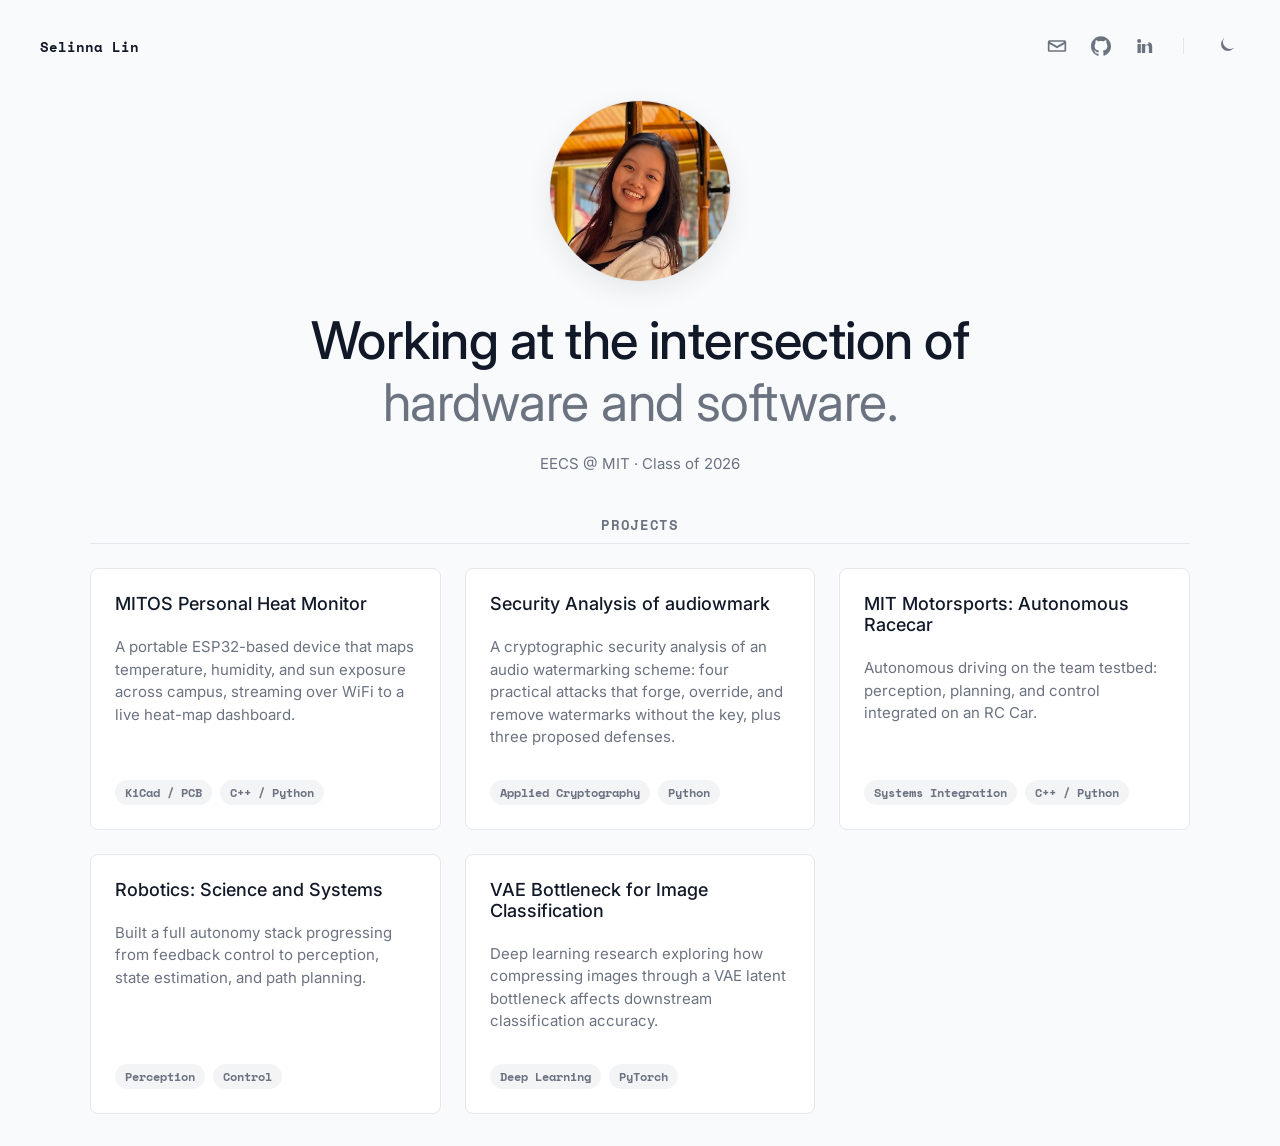
<file: index.html>
<!doctype html>
<html lang="en" data-theme="light">
<head>
    <meta charset="utf-8" />
    <meta name="viewport" content="width=device-width,initial-scale=1" />
    <title>Selinna Lin</title>
    
    <link rel="icon" href="./favicon.ico" type="image/x-icon" />
    
    <link href="https://fonts.googleapis.com/css2?family=Inter:wght@400;500;600&family=Space+Mono:wght@400;700&display=swap" rel="stylesheet">
    <link rel="stylesheet" href="./styles.css?v=3" />
</head>

<body class="clean-home">
<div class="page-wrap">

  <header class="clean-nav">
    <a href="index.html" class="logo">Selinna Lin</a>
    
    <nav>
      <!-- <a href="index.html">Home</a> -->

      <!-- <div class="nav-divider"></div> -->
      
      <a href="mailto:selinnalin0705@gmail.com" class="social-link" aria-label="Email" title="Email">
        <svg viewBox="0 0 24 24" aria-hidden="true">
          <path d="M3 5h18c1.1 0 2 .9 2 2v10c0 1.1-.9 2-2 2H3c-1.1 0-2-.9-2-2V7c0-1.1.9-2 2-2Zm0 2v.01l9 5.06 9-5.06V7H3Zm0 2.53V17h18V9.53l-9 5.06-9-5.06Z"/>
        </svg>
      </a>

      <a href="https://github.com/SelinnaL" target="_blank" class="social-link" aria-label="GitHub" title="GitHub">
        <svg viewBox="0 0 24 24" aria-hidden="true">
          <path d="M12 .297c-6.63 0-12 5.373-12 12 0 5.303 3.438 9.8 8.205 11.385.6.113.82-.258.82-.577 0-.285-.01-1.04-.015-2.04-3.338.724-4.042-1.61-4.042-1.61C4.422 18.07 3.633 17.7 3.633 17.7c-1.087-.744.084-.729.084-.729 1.205.084 1.838 1.236 1.838 1.236 1.07 1.835 2.809 1.305 3.495.998.108-.776.417-1.305.76-1.605-2.665-.3-5.466-1.332-5.466-5.93 0-1.31.465-2.38 1.235-3.22-.135-.303-.54-1.523.105-3.176 0 0 1.005-.322 3.3 1.23.96-.267 1.98-.399 3-.405 1.02.006 2.04.138 3 .405 2.28-1.552 3.285-1.23 3.285-1.23.645 1.653.24 2.873.12 3.176.765.84 1.23 1.91 1.23 3.22 0 4.61-2.805 5.625-5.475 5.92.42.36.81 1.096.81 2.22 0 1.606-.015 2.896-.015 3.286 0 .315.21.69.825.57C20.565 22.092 24 17.592 24 12.297c0-6.627-5.373-12-12-12"/>
        </svg>
      </a>

      <a href="https://linkedin.com/in/selinna-lin" target="_blank" class="social-link" aria-label="LinkedIn" title="LinkedIn">
        <svg viewBox="0 0 24 24" aria-hidden="true">
          <path d="M4.98 3.5a2.48 2.48 0 1 1 0 4.96 2.48 2.48 0 0 1 0-4.96ZM3 9.5h4v11H3v-11Zm13.2 0c-2.32 0-3.4 1.28-3.96 2.18V9.5h-4v11h4v-6.13c0-1.63.31-3.22 2.34-3.22 2.01 0 2.04 1.88 2.04 3.33V20.5h4v-6.84c0-3.64-.78-6.16-4.62-6.16Z"/>
        </svg>
      </a>

      <div class="nav-divider"></div>
      
      <button id="toggleTheme" class="iconbtn" type="button" aria-label="Toggle theme" title="Toggle theme">
        <svg class="icon icon-sun" viewBox="0 0 24 24" aria-hidden="true">
          <path d="M12 18a6 6 0 1 1 0-12 6 6 0 0 1 0 12Zm0-16a1 1 0 0 1 1 1v1a1 1 0 1 1-2 0V3a1 1 0 0 1 1-1Zm0 18a1 1 0 0 1 1 1v1a1 1 0 1 1-2 0v-1a1 1 0 0 1 1-1ZM4.22 5.64a1 1 0 0 1 1.41 0l.7.7a1 1 0 1 1-1.41 1.41l-.7-.7a1 1 0 0 1 0-1.41Zm12.45 12.45a1 1 0 0 1 1.41 0l.7.7a1 1 0 1 1-1.41 1.41l-.7-.7a1 1 0 0 1 0-1.41ZM2 12a1 1 0 0 1 1-1h1a1 1 0 1 1 0 2H3a1 1 0 0 1-1-1Zm18 0a1 1 0 0 1 1-1h1a1 1 0 1 1 0 2h-1a1 1 0 0 1-1-1ZM4.22 18.36a1 1 0 0 1 0-1.41l.7-.7a1 1 0 1 1 1.41 1.41l-.7.7a1 1 0 0 1-1.41 0ZM16.67 5.91a1 1 0 0 1 0-1.41l.7-.7a1 1 0 0 1 1.41 1.41l-.7.7a1 1 0 0 1-1.41 0Z"/>
        </svg>
        <svg class="icon icon-moon" viewBox="0 0 24 24" aria-hidden="true">
          <path d="M21 14.5A8.5 8.5 0 0 1 9.5 3a.9.9 0 0 0-1.07 1.1A7 7 0 1 0 19.9 15.57.9.9 0 0 0 21 14.5Z"/>
        </svg>
      </button>
    </nav>
  </header>

  <main class="clean-main">
    
    <section class="intro" id="about">
      <img src="imgs/avatar.jpg" alt="Selinna Lin" class="intro-avatar" />
      <div class="intro-text">
        <h1>
          Working at the intersection of<br>
          <span>hardware and software.</span>
        </h1>
        <p class="sub">
          EECS @ MIT · Class of 2026
        </p>
      </div>
    </section>

    <section id="projects" class="projects-section">
        <h2 class="section-title">Projects</h2>
        <div class="project-grid">
          
          <a href="projects/mitos_heat_monitor/index.html" class="project-link-wrapper">
            <article class="project-card">
              <div class="card-content">
                <h3>MITOS Personal Heat Monitor</h3>
                <p class="sub">A portable ESP32-based device that maps temperature, humidity, and sun exposure across campus, streaming over WiFi to a live heat-map dashboard.</p>
                <div class="pills">
                  <span class="pill">KiCad / PCB</span>
                  <span class="pill">C++ / Python</span>
                </div>
              </div>
            </article>
          </a>

          <a href="projects/audiowmark/index.html" class="project-link-wrapper">
            <article class="project-card">
              <div class="card-content">
                <h3>Security Analysis of audiowmark</h3>
                <p class="sub">A cryptographic security analysis of an audio watermarking scheme: four practical attacks that forge, override, and remove watermarks without the key, plus three proposed defenses.</p>
                <div class="pills">
                  <span class="pill">Applied Cryptography</span>
                  <span class="pill">Python</span>
                </div>
              </div>
            </article>
          </a>

          <a href="projects/mit_motorsports/index.html" class="project-link-wrapper">
            <article class="project-card">
              <div class="card-content">
                <h3>MIT Motorsports: Autonomous Racecar</h3>
                <p class="sub">Autonomous driving on the team testbed: perception, planning, and control integrated on an RC Car.</p>
                <div class="pills">
                  <span class="pill">Systems Integration</span>
                  <span class="pill">C++ / Python</span>
                </div>
              </div>
            </article>
          </a>
  
          <a href="projects/rss/index.html" class="project-link-wrapper">
            <article class="project-card">
              <div class="card-content">
                <h3>Robotics: Science and Systems</h3>
                <p class="sub">Built a full autonomy stack progressing from feedback control to perception, state estimation, and path planning.</p>
                <div class="pills">
                  <span class="pill">Perception</span>
                  <span class="pill">Control</span>
                </div>
              </div>
            </article>
          </a>
  
          <a href="projects/vae/index.html" class="project-link-wrapper">
            <article class="project-card">
              <div class="card-content">
                <h3>VAE Bottleneck for Image Classification</h3>
                <p class="sub">Deep learning research exploring how compressing images through a VAE latent bottleneck affects downstream classification accuracy.</p>
                <div class="pills">
                  <span class="pill">Deep Learning</span>
                  <span class="pill">PyTorch</span>
                </div>
              </div>
            </article>
          </a>
  
        </div>
      </section>
  
    </main>

</div>
    <script src="./script.js?v=3"></script>
  </body>
</html>
</file>
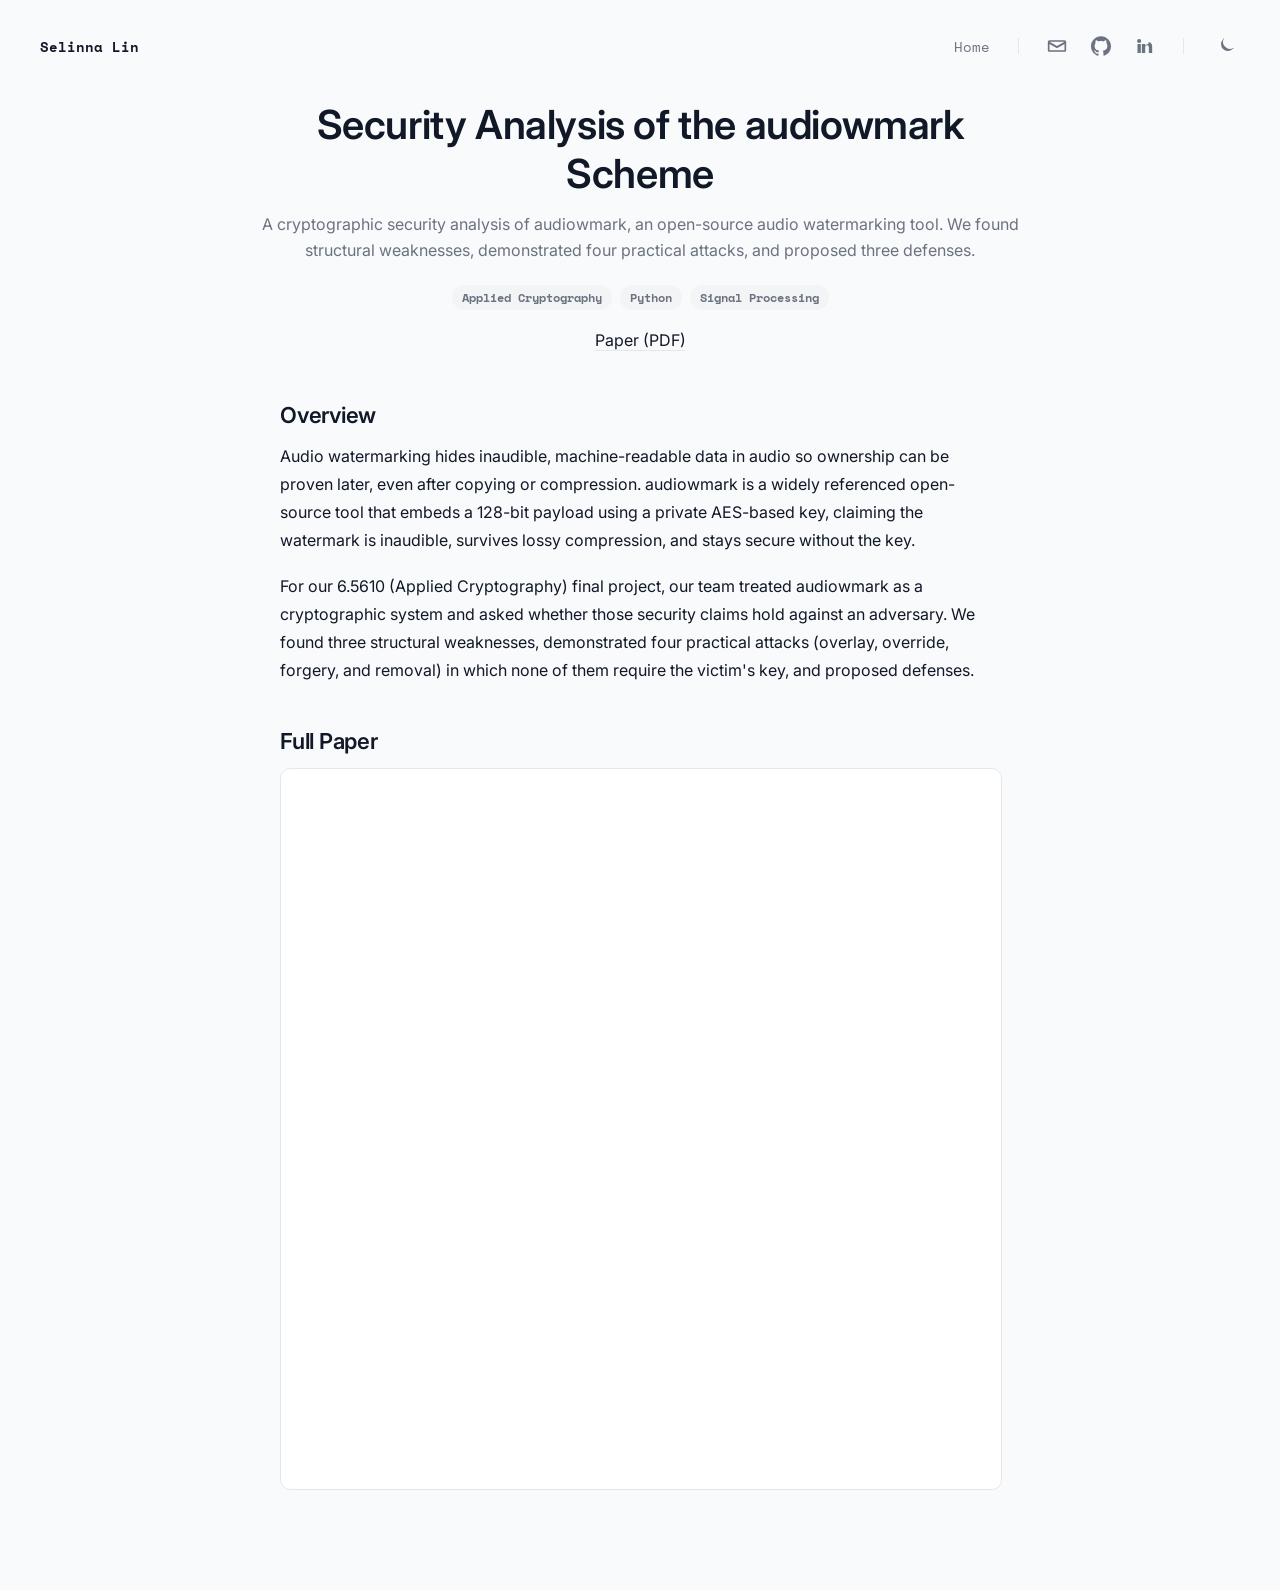
<file: projects/audiowmark/index.html>
<!doctype html>
<html lang="en" data-theme="light">
<head>
  <meta charset="utf-8" />
  <meta name="viewport" content="width=device-width,initial-scale=1" />
  <title>Security Analysis of audiowmark - Selinna Lin</title>
  <link rel="icon" href="../../favicon.ico" type="image/x-icon" />
  <link href="https://fonts.googleapis.com/css2?family=Inter:wght@400;500;600&family=Space+Mono:wght@400;700&family=Source+Serif+Pro:wght@400;600&family=Source+Sans+Pro:wght@300;400;600&display=swap" rel="stylesheet">  <link rel="stylesheet" href="../../styles.css?v=5" />
</head>

<body class="clean-home">
<div class="page-wrap">

  <header class="clean-nav">
    <a href="../../index.html" class="logo">Selinna Lin</a>
    
    <nav>
      <a href="../../index.html">Home</a>

      <div class="nav-divider"></div>
      
      <a href="mailto:selinnalin0705@gmail.com" class="social-link" aria-label="Email" title="Email">
        <svg viewBox="0 0 24 24" aria-hidden="true">
          <path d="M3 5h18c1.1 0 2 .9 2 2v10c0 1.1-.9 2-2 2H3c-1.1 0-2-.9-2-2V7c0-1.1.9-2 2-2Zm0 2v.01l9 5.06 9-5.06V7H3Zm0 2.53V17h18V9.53l-9 5.06-9-5.06Z"/>
        </svg>
      </a>

      <a href="https://github.com/SelinnaL" target="_blank" class="social-link" aria-label="GitHub" title="GitHub">
        <svg viewBox="0 0 24 24" aria-hidden="true">
          <path d="M12 .297c-6.63 0-12 5.373-12 12 0 5.303 3.438 9.8 8.205 11.385.6.113.82-.258.82-.577 0-.285-.01-1.04-.015-2.04-3.338.724-4.042-1.61-4.042-1.61C4.422 18.07 3.633 17.7 3.633 17.7c-1.087-.744.084-.729.084-.729 1.205.084 1.838 1.236 1.838 1.236 1.07 1.835 2.809 1.305 3.495.998.108-.776.417-1.305.76-1.605-2.665-.3-5.466-1.332-5.466-5.93 0-1.31.465-2.38 1.235-3.22-.135-.303-.54-1.523.105-3.176 0 0 1.005-.322 3.3 1.23.96-.267 1.98-.399 3-.405 1.02.006 2.04.138 3 .405 2.28-1.552 3.285-1.23 3.285-1.23.645 1.653.24 2.873.12 3.176.765.84 1.23 1.91 1.23 3.22 0 4.61-2.805 5.625-5.475 5.92.42.36.81 1.096.81 2.22 0 1.606-.015 2.896-.015 3.286 0 .315.21.69.825.57C20.565 22.092 24 17.592 24 12.297c0-6.627-5.373-12-12-12"/>
        </svg>
      </a>

      <a href="https://linkedin.com/in/selinna-lin" target="_blank" class="social-link" aria-label="LinkedIn" title="LinkedIn">
        <svg viewBox="0 0 24 24" aria-hidden="true">
          <path d="M4.98 3.5a2.48 2.48 0 1 1 0 4.96 2.48 2.48 0 0 1 0-4.96ZM3 9.5h4v11H3v-11Zm13.2 0c-2.32 0-3.4 1.28-3.96 2.18V9.5h-4v11h4v-6.13c0-1.63.31-3.22 2.34-3.22 2.01 0 2.04 1.88 2.04 3.33V20.5h4v-6.84c0-3.64-.78-6.16-4.62-6.16Z"/>
        </svg>
      </a>

      <div class="nav-divider"></div>
      
      <button id="toggleTheme" class="iconbtn" type="button" aria-label="Toggle theme" title="Toggle theme">
        <svg class="icon icon-sun" viewBox="0 0 24 24" aria-hidden="true">
          <path d="M12 18a6 6 0 1 1 0-12 6 6 0 0 1 0 12Zm0-16a1 1 0 0 1 1 1v1a1 1 0 1 1-2 0V3a1 1 0 0 1 1-1Zm0 18a1 1 0 0 1 1 1v1a1 1 0 1 1-2 0v-1a1 1 0 0 1 1-1ZM4.22 5.64a1 1 0 0 1 1.41 0l.7.7a1 1 0 1 1-1.41 1.41l-.7-.7a1 1 0 0 1 0-1.41Zm12.45 12.45a1 1 0 0 1 1.41 0l.7.7a1 1 0 1 1-1.41 1.41l-.7-.7a1 1 0 0 1 0-1.41ZM2 12a1 1 0 0 1 1-1h1a1 1 0 1 1 0 2H3a1 1 0 0 1-1-1Zm18 0a1 1 0 0 1 1-1h1a1 1 0 1 1 0 2h-1a1 1 0 0 1-1-1ZM4.22 18.36a1 1 0 0 1 0-1.41l.7-.7a1 1 0 1 1 1.41 1.41l-.7.7a1 1 0 0 1-1.41 0ZM16.67 5.91a1 1 0 0 1 0-1.41l.7-.7a1 1 0 0 1 1.41 1.41l-.7.7a1 1 0 0 1-1.41 0Z"/>
        </svg>
        <svg class="icon icon-moon" viewBox="0 0 24 24" aria-hidden="true">
          <path d="M21 14.5A8.5 8.5 0 0 1 9.5 3a.9.9 0 0 0-1.07 1.1A7 7 0 1 0 19.9 15.57.9.9 0 0 0 21 14.5Z"/>
        </svg>
      </button>
    </nav>
  </header>

  <main class="project-detail">

    <header class="project-intro-detail">
      <h1>Security Analysis of the audiowmark Scheme</h1>
      <p class="project-tagline">
        A cryptographic security analysis of audiowmark, an open-source audio watermarking tool.
        We found structural weaknesses, demonstrated four practical attacks, and proposed three defenses.
      </p>
      <div class="pills">
        <span class="pill">Applied Cryptography</span>
        <span class="pill">Python</span>
        <span class="pill">Signal Processing</span>
      </div>
      <p class="project-tagline" style="margin-top:18px;">
        <a class="clean-link" href="6_5610_Final_Paper.pdf" target="_blank" rel="noopener">Paper (PDF)</a>
      </p>
    </header>

    <article class="project-writeup">

      <section>
        <h2>Overview</h2>
        <p>
          Audio watermarking hides inaudible, machine-readable data in audio so ownership can be proven later,
          even after copying or compression. audiowmark is a widely referenced open-source tool that embeds a
          128-bit payload using a private AES-based key, claiming the watermark is inaudible, survives lossy
          compression, and stays secure without the key.
        </p>
        <p>
          For our 6.5610 (Applied Cryptography) final project, our team treated audiowmark as a cryptographic
          system and asked whether those security claims hold against an adversary. We found three structural
          weaknesses, demonstrated four practical attacks (overlay, override, forgery, and removal) in which none of them
          require the victim's key, and proposed defenses. 
        </p>
        <h2>Full Paper</h2>
        <iframe class="pdf-embed" src="6_5610_Final_Paper.pdf" title="Security Analysis of the audiowmark Scheme (PDF)"></iframe>
      </section>
    </article>

  </main>

</div>
  <script src="../../script.js?v=5"></script>
</body>
</html>
</file>
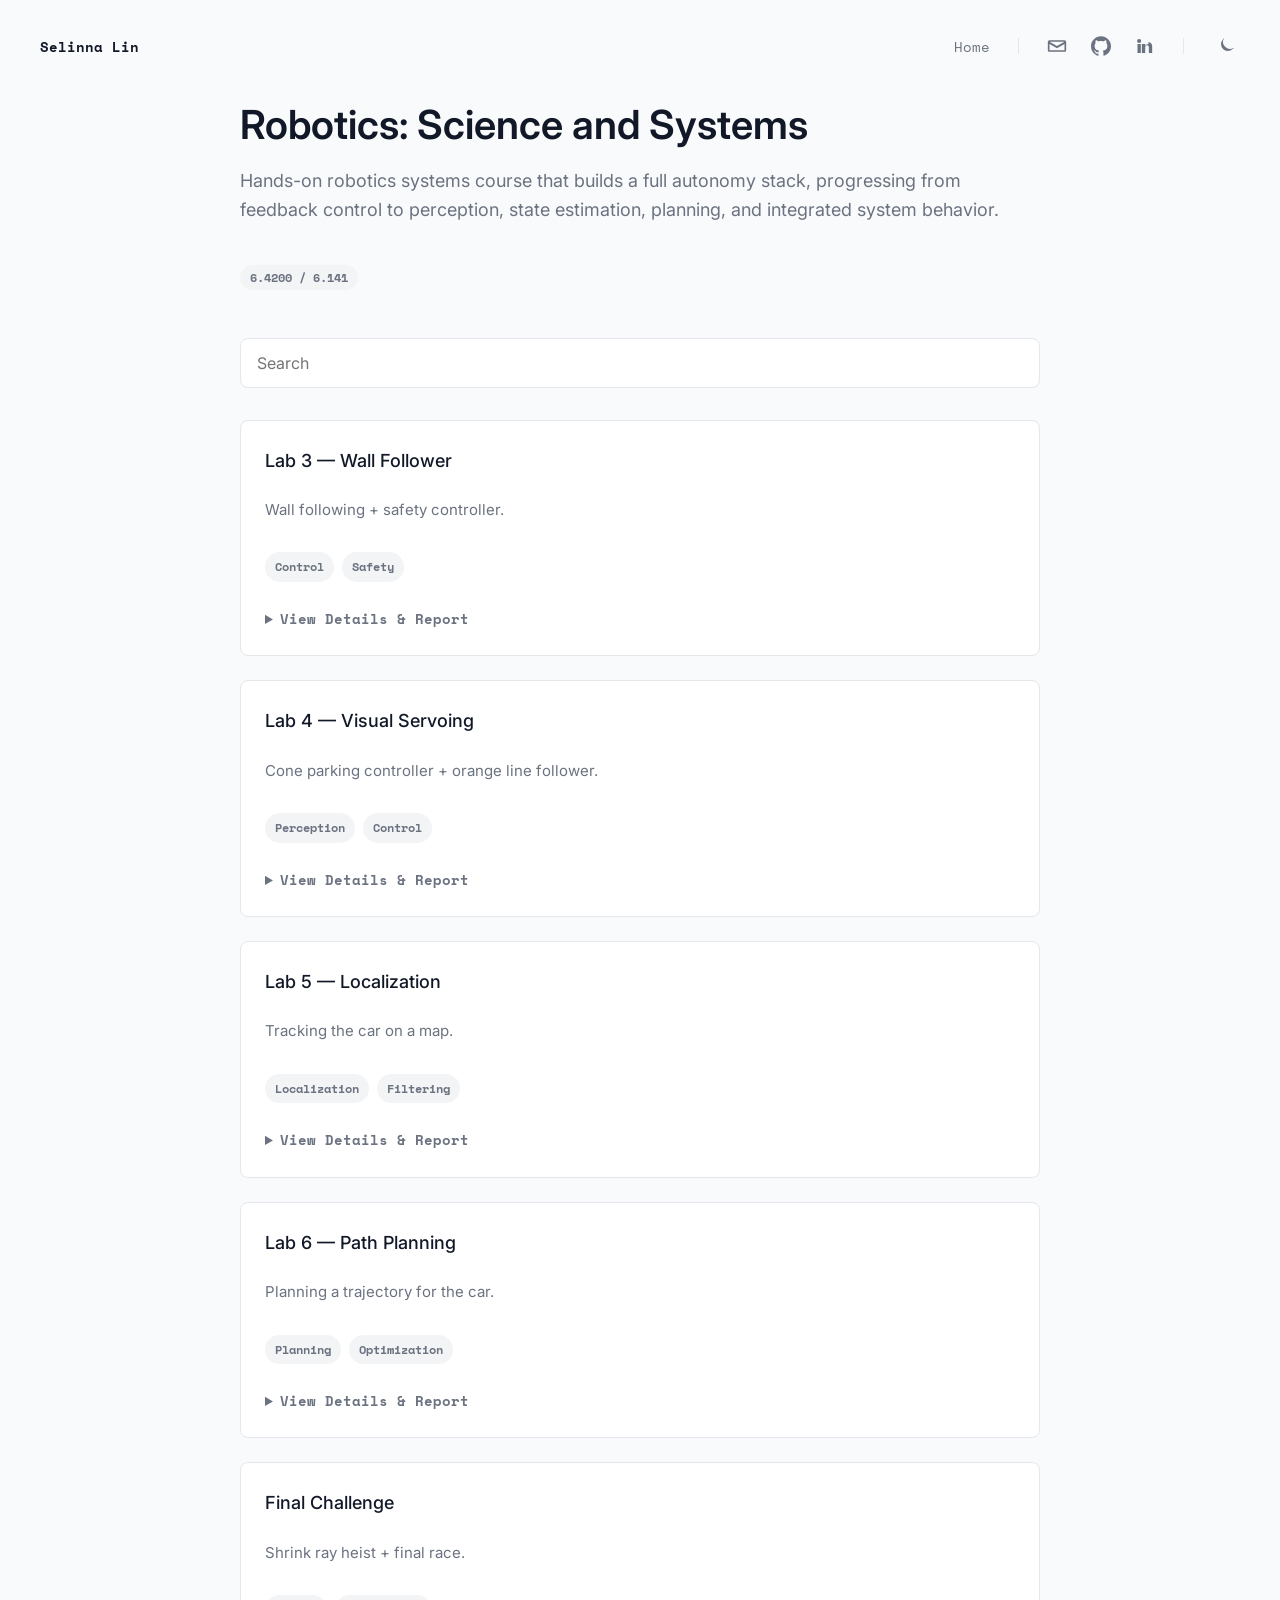
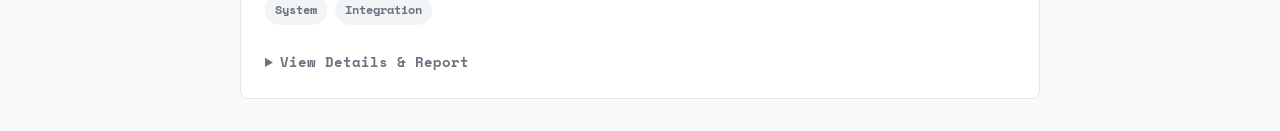
<file: projects/rss/index.html>
<!doctype html>
<html lang="en" data-theme="light">
<head>
  <meta charset="utf-8" />
  <meta name="viewport" content="width=device-width,initial-scale=1" />
  <title>Robotics: Science and Systems - Selinna Lin</title>
  <link rel="icon" href="../../favicon.ico" type="image/x-icon" />
  <link href="https://fonts.googleapis.com/css2?family=Inter:wght@400;500;600&family=Space+Mono:wght@400;700&family=Source+Serif+Pro:wght@400;600&family=Source+Sans+Pro:wght@300;400;600&display=swap" rel="stylesheet">  <link rel="stylesheet" href="../../styles.css?v=3" />
</head>

<body class="clean-home">
<div class="page-wrap">

  <header class="clean-nav">
    <a href="../../index.html" class="logo">Selinna Lin</a>
    
    <nav>
      <a href="../../index.html">Home</a>

      <div class="nav-divider"></div>
      
      <a href="mailto:selinnalin0705@gmail.com" class="social-link" aria-label="Email" title="Email">
        <svg viewBox="0 0 24 24" aria-hidden="true">
          <path d="M3 5h18c1.1 0 2 .9 2 2v10c0 1.1-.9 2-2 2H3c-1.1 0-2-.9-2-2V7c0-1.1.9-2 2-2Zm0 2v.01l9 5.06 9-5.06V7H3Zm0 2.53V17h18V9.53l-9 5.06-9-5.06Z"/>
        </svg>
      </a>

      <a href="https://github.com/SelinnaL" target="_blank" class="social-link" aria-label="GitHub" title="GitHub">
        <svg viewBox="0 0 24 24" aria-hidden="true">
          <path d="M12 .297c-6.63 0-12 5.373-12 12 0 5.303 3.438 9.8 8.205 11.385.6.113.82-.258.82-.577 0-.285-.01-1.04-.015-2.04-3.338.724-4.042-1.61-4.042-1.61C4.422 18.07 3.633 17.7 3.633 17.7c-1.087-.744.084-.729.084-.729 1.205.084 1.838 1.236 1.838 1.236 1.07 1.835 2.809 1.305 3.495.998.108-.776.417-1.305.76-1.605-2.665-.3-5.466-1.332-5.466-5.93 0-1.31.465-2.38 1.235-3.22-.135-.303-.54-1.523.105-3.176 0 0 1.005-.322 3.3 1.23.96-.267 1.98-.399 3-.405 1.02.006 2.04.138 3 .405 2.28-1.552 3.285-1.23 3.285-1.23.645 1.653.24 2.873.12 3.176.765.84 1.23 1.91 1.23 3.22 0 4.61-2.805 5.625-5.475 5.92.42.36.81 1.096.81 2.22 0 1.606-.015 2.896-.015 3.286 0 .315.21.69.825.57C20.565 22.092 24 17.592 24 12.297c0-6.627-5.373-12-12-12"/>
        </svg>
      </a>

      <a href="https://linkedin.com/in/selinna-lin" target="_blank" class="social-link" aria-label="LinkedIn" title="LinkedIn">
        <svg viewBox="0 0 24 24" aria-hidden="true">
          <path d="M4.98 3.5a2.48 2.48 0 1 1 0 4.96 2.48 2.48 0 0 1 0-4.96ZM3 9.5h4v11H3v-11Zm13.2 0c-2.32 0-3.4 1.28-3.96 2.18V9.5h-4v11h4v-6.13c0-1.63.31-3.22 2.34-3.22 2.01 0 2.04 1.88 2.04 3.33V20.5h4v-6.84c0-3.64-.78-6.16-4.62-6.16Z"/>
        </svg>
      </a>

      <div class="nav-divider"></div>
      
      <button id="toggleTheme" class="iconbtn" type="button" aria-label="Toggle theme" title="Toggle theme">
        <svg class="icon icon-sun" viewBox="0 0 24 24" aria-hidden="true">
          <path d="M12 18a6 6 0 1 1 0-12 6 6 0 0 1 0 12Zm0-16a1 1 0 0 1 1 1v1a1 1 0 1 1-2 0V3a1 1 0 0 1 1-1Zm0 18a1 1 0 0 1 1 1v1a1 1 0 1 1-2 0v-1a1 1 0 0 1 1-1ZM4.22 5.64a1 1 0 0 1 1.41 0l.7.7a1 1 0 1 1-1.41 1.41l-.7-.7a1 1 0 0 1 0-1.41Zm12.45 12.45a1 1 0 0 1 1.41 0l.7.7a1 1 0 1 1-1.41 1.41l-.7-.7a1 1 0 0 1 0-1.41ZM2 12a1 1 0 0 1 1-1h1a1 1 0 1 1 0 2H3a1 1 0 0 1-1-1Zm18 0a1 1 0 0 1 1-1h1a1 1 0 1 1 0 2h-1a1 1 0 0 1-1-1ZM4.22 18.36a1 1 0 0 1 0-1.41l.7-.7a1 1 0 1 1 1.41 1.41l-.7.7a1 1 0 0 1-1.41 0ZM16.67 5.91a1 1 0 0 1 0-1.41l.7-.7a1 1 0 0 1 1.41 1.41l-.7.7a1 1 0 0 1-1.41 0Z"/>
        </svg>
        <svg class="icon icon-moon" viewBox="0 0 24 24" aria-hidden="true">
          <path d="M21 14.5A8.5 8.5 0 0 1 9.5 3a.9.9 0 0 0-1.07 1.1A7 7 0 1 0 19.9 15.57.9.9 0 0 0 21 14.5Z"/>
        </svg>
      </button>
    </nav>
  </header>

  <main class="project-detail" style="max-width: 800px; margin: 0 auto;">
    
    <header class="project-header" style="margin-bottom: 48px;">
      <h1 style="font-size: 40px; font-weight: 600; margin-bottom: 16px;">Robotics: Science and Systems</h1>
      <p style="font-size: 18px; color: var(--text-secondary); line-height: 1.6;">
        Hands-on robotics systems course that builds a full autonomy stack, progressing from feedback control to perception, state estimation, planning, and integrated system behavior.
      </p>
      <div class="pills" style="margin-top: 24px;">
        <span class="pill">6.4200 / 6.141</span>
      </div>
    </header>

    <article class="project-body" style="line-height: 1.8; color: var(--text-primary);">
      
      <section style="margin-bottom: 32px;">
        <input 
            id="labSearch" 
            class="clean-search"
            type="search" 
            placeholder="Search" 
            aria-label="Search" 
        />
      </section>

      <section class="feed" style="display: flex; flex-direction: column; gap: 24px;">
        
        <article class="project-card lab-item">
          <div class="card-content">
            <h3>Lab 3 — Wall Follower</h3>
            <p class="sub">Wall following + safety controller.</p>
            <div class="pills" style="margin-bottom: 24px;">
              <span class="pill">Control</span>
              <span class="pill">Safety</span>
            </div>

            <details class="lab-details">
              <summary>View Details & Report</summary>
              <div class="lab-content" style="margin-top: 16px;">
                <p>
                  <a class="clean-link" href="https://docs.google.com/presentation/d/1IFPv8Aagu0s7EX3qjQbuQIEKmTI20WfpATUn20qdvkc/edit?usp=sharing" target="_blank" rel="noopener">Presentation</a>
                  <span style="color: var(--text-secondary); margin: 0 8px;">•</span>
                  <a class="clean-link" href="../rss/latex_report/lab3_report.pdf" download>Report (PDF)</a>
                </p>
                <iframe class="embed-responsive" src="https://docs.google.com/presentation/d/e/2PACX-1vSBAWw8eT5l04g6Uy4DFQi5hVaaVAomqC4dETcQQ2ZbBk3PP3ERQeaNhqEdmlGXAKRlgzYEakQrhkbv/embed?start=true&loop=true&delayms=3000" allowfullscreen></iframe>
              </div>
            </details>
          </div>
        </article>

        <article class="project-card lab-item">
          <div class="card-content">
            <h3>Lab 4 — Visual Servoing</h3>
            <p class="sub">Cone parking controller + orange line follower.</p>
            <div class="pills" style="margin-bottom: 24px;">
              <span class="pill">Perception</span>
              <span class="pill">Control</span>
            </div>

            <details class="lab-details">
              <summary>View Details & Report</summary>
              <div class="lab-content" style="margin-top: 16px;">
                <p>
                  <a class="clean-link" href="https://docs.google.com/presentation/d/13YkauD_H1IsLXH49dDZ0raq4feEqzXsgx9zFEzzzEIM/edit?usp=sharing" target="_blank" rel="noopener">Presentation</a>
                </p>
                <iframe class="embed-responsive" src="https://docs.google.com/presentation/d/e/2PACX-1vRKKbyDGl2SPOjy4e9kulnr_gcCQ6tWYpM7yXuHcvkE05Jgn3C17mfedvd0fmxN6WQ3T5t-9cGql6np/embed?start=true&loop=true&delayms=3000" allowfullscreen></iframe>
              </div>
            </details>
          </div>
        </article>

        <article class="project-card lab-item">
          <div class="card-content">
            <h3>Lab 5 — Localization</h3>
            <p class="sub">Tracking the car on a map.</p>
            <div class="pills" style="margin-bottom: 24px;">
              <span class="pill">Localization</span>
              <span class="pill">Filtering</span>
            </div>

            <details class="lab-details">
              <summary>View Details & Report</summary>
              <div class="lab-content" style="margin-top: 16px;">
                <p>
                  <a class="clean-link" href="https://docs.google.com/presentation/d/1-ZKhbim7sFGDUP2Jq3kBCo8GJo9HBWcfTvtL4drMcCs/edit?usp=sharing" target="_blank" rel="noopener">Presentation</a>
                  <span style="color: var(--text-secondary); margin: 0 8px;">•</span>
                  <a class="clean-link" href="../rss/latex_report/lab5_report.pdf" download>Report (PDF)</a>
                </p>
                <iframe class="embed-responsive" src="https://docs.google.com/presentation/d/e/2PACX-1vRZCGRv46UhQlwOI6axNDT7IH4aYoM_QRzAUL_EHYYtVIQqFRuEZBiKVg-hLgVBmRZTFfE2RcJf6xnS/embed?start=true&loop=true&delayms=3000" allowfullscreen></iframe>
              </div>
            </details>
          </div>
        </article>

        <article class="project-card lab-item">
          <div class="card-content">
            <h3>Lab 6 — Path Planning</h3>
            <p class="sub">Planning a trajectory for the car.</p>
            <div class="pills" style="margin-bottom: 24px;">
              <span class="pill">Planning</span>
              <span class="pill">Optimization</span>
            </div>

            <details class="lab-details">
              <summary>View Details & Report</summary>
              <div class="lab-content" style="margin-top: 16px;">
                <p>
                  <a class="clean-link" href="https://docs.google.com/presentation/d/1YzRKbv77isvuyPvXdJSTddkzfmEW9xzEB25fYW4DcmI/edit?usp=sharing" target="_blank" rel="noopener">Presentation</a>
                  <span style="color: var(--text-secondary); margin: 0 8px;">•</span>
                  <a class="clean-link" href="../rss/latex_report/lab6_report.pdf" download>Report (PDF)</a>
                </p>
                <iframe class="embed-responsive" src="https://docs.google.com/presentation/d/e/2PACX-1vRkgBo4EuR3qvMfWkcxmRu6MUkKHzgMzEHBAH99dpPSAuCUNDUoJUReMvHNZp7OSPVBXxghERupRS32/embed?start=false&loop=false&delayms=3000" allowfullscreen></iframe>
              </div>
            </details>
          </div>
        </article>

        <article class="project-card lab-item">
          <div class="card-content">
            <h3>Final Challenge</h3>
            <p class="sub">Shrink ray heist + final race.</p>
            <div class="pills" style="margin-bottom: 24px;">
              <span class="pill">System</span>
              <span class="pill">Integration</span>
            </div>

            <details class="lab-details">
              <summary>View Details & Report</summary>
              <div class="lab-content" style="margin-top: 16px;">
                <p>
                  <a class="clean-link" href="https://docs.google.com/presentation/d/1yUz7D13y0xfRRkdrdqmo9i7K_gSz_IweKjJ8Vh319A4/edit?slide=id.g353de8061aa_0_8984#slide=id.g353de8061aa_0_8984" target="_blank" rel="noopener">Presentation</a>
                </p>
                <iframe class="embed-responsive" src="https://docs.google.com/presentation/d/e/2PACX-1vTrGSULQuT32qfZlX_PGkTROV4sgsUztBt9K3OSS2WmhhEjqwXWORSxK3DfLTIcnFLoWrPm16QT3Tdq/pubembed?start=true&loop=true&delayms=3000" allowfullscreen></iframe>
              </div>
            </details>
          </div>
        </article>

      </section>
    </article>
  </main>

</div>
  <script src="../../script.js?v=3"></script>
  <script>
    const input = document.getElementById("labSearch");
    const items = Array.from(document.querySelectorAll(".lab-item"));

    input?.addEventListener("input", () => {
      const q = input.value.trim().toLowerCase();
      for (const el of items) {
        const text = el.innerText.toLowerCase();
        el.style.display = text.includes(q) ? "" : "none";
      }
    });
  </script>
</body>
</html>
</file>
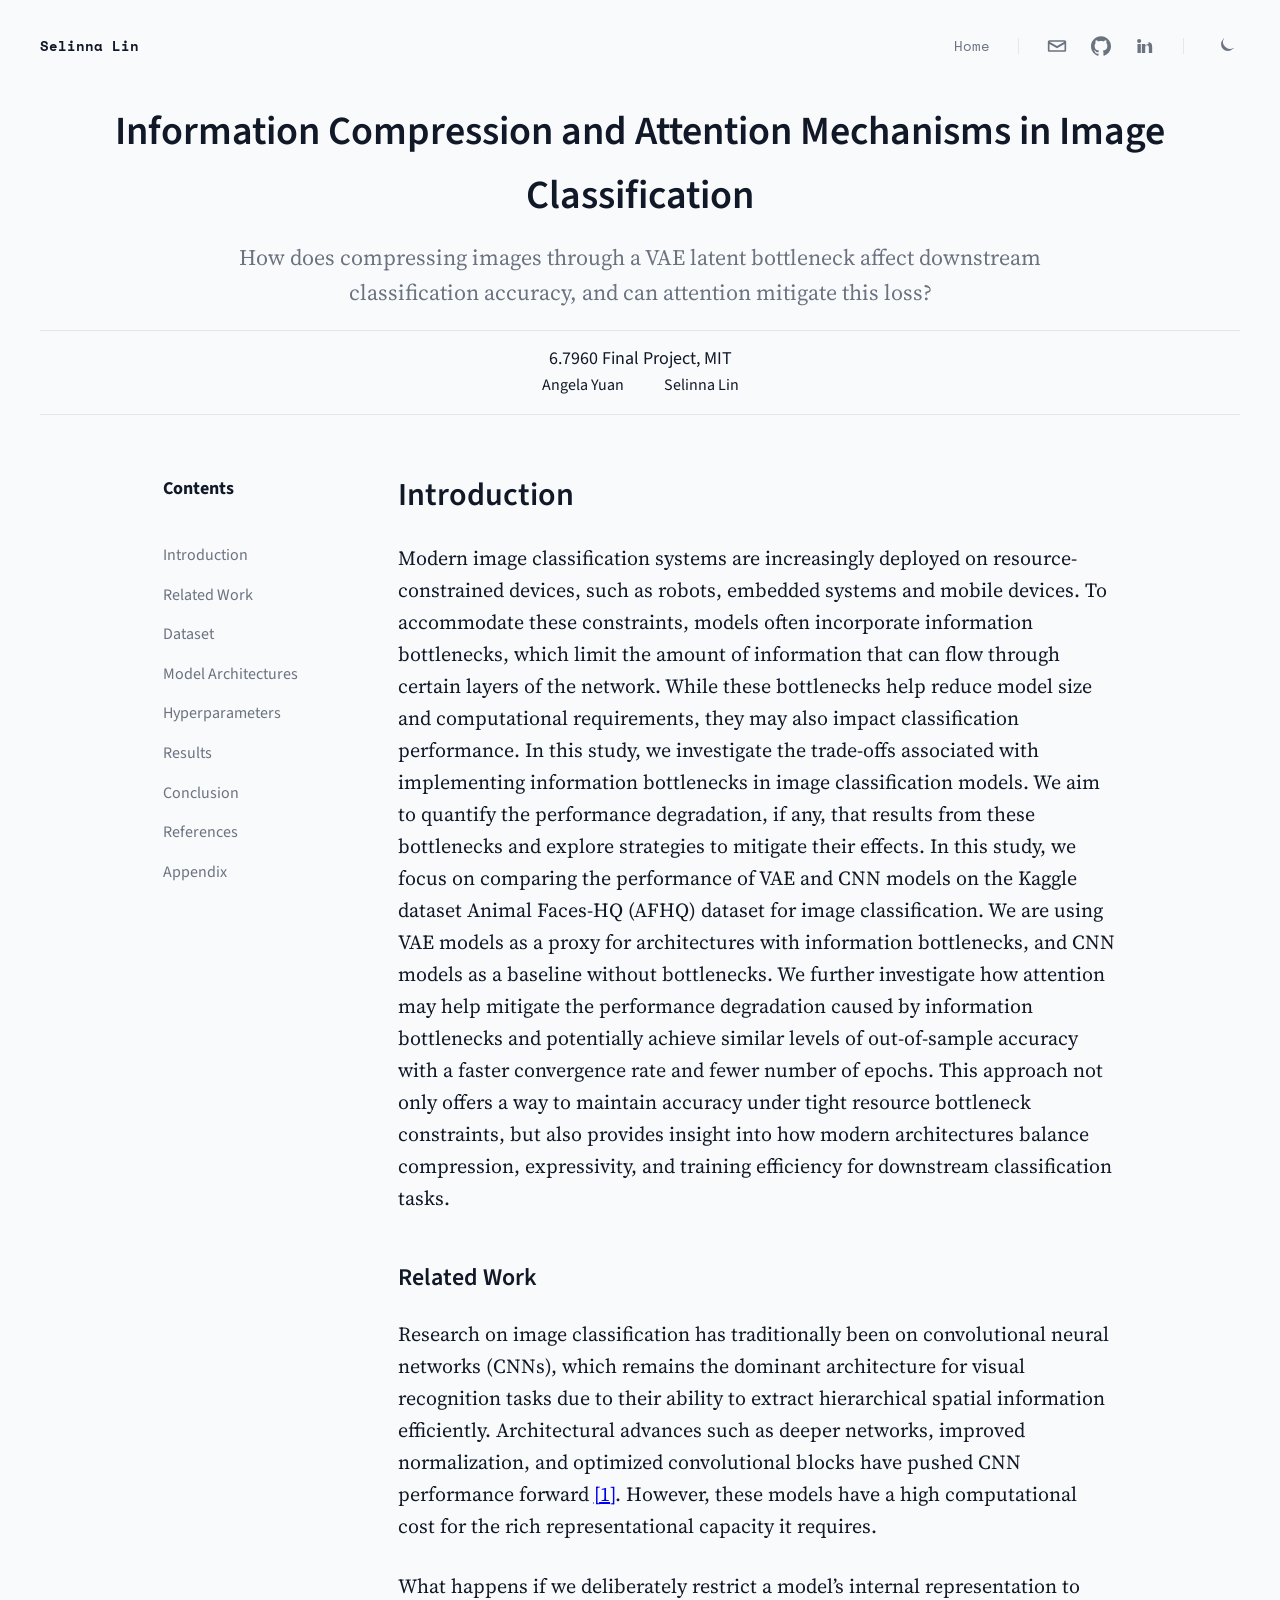
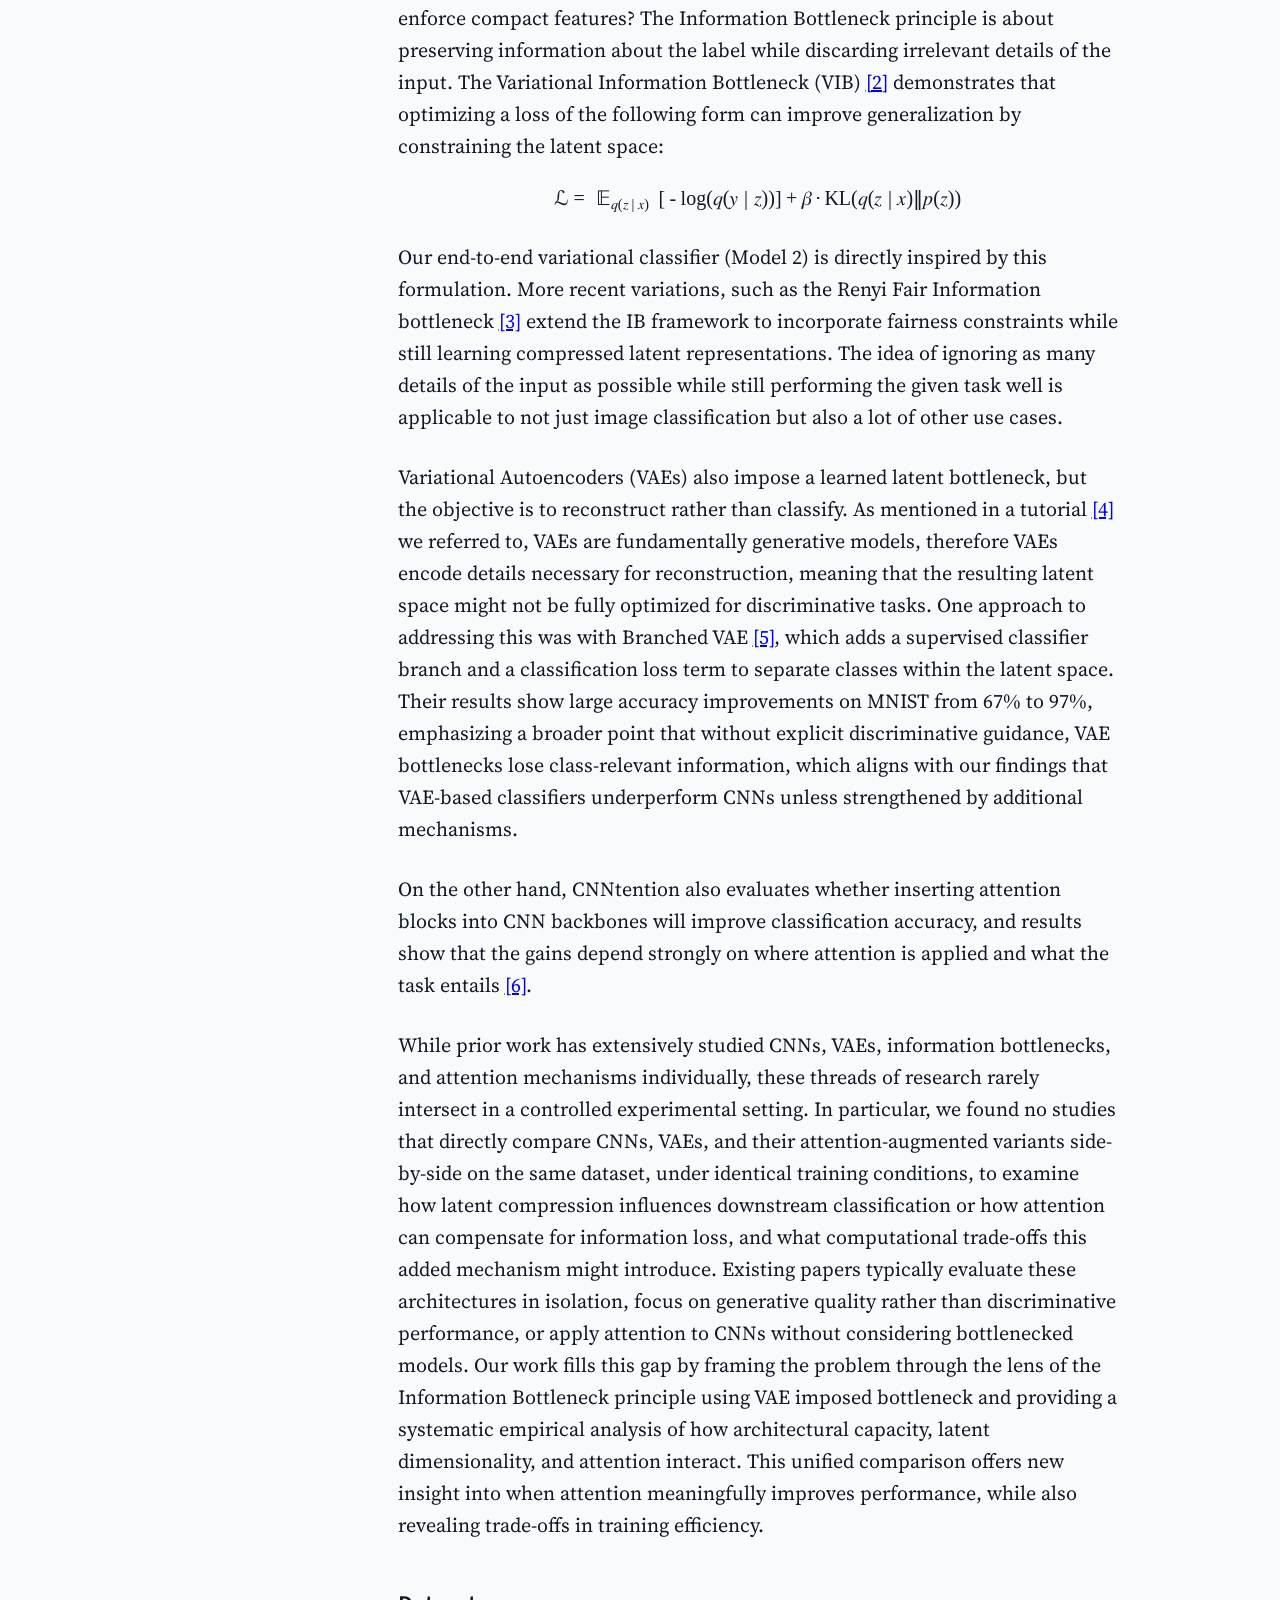
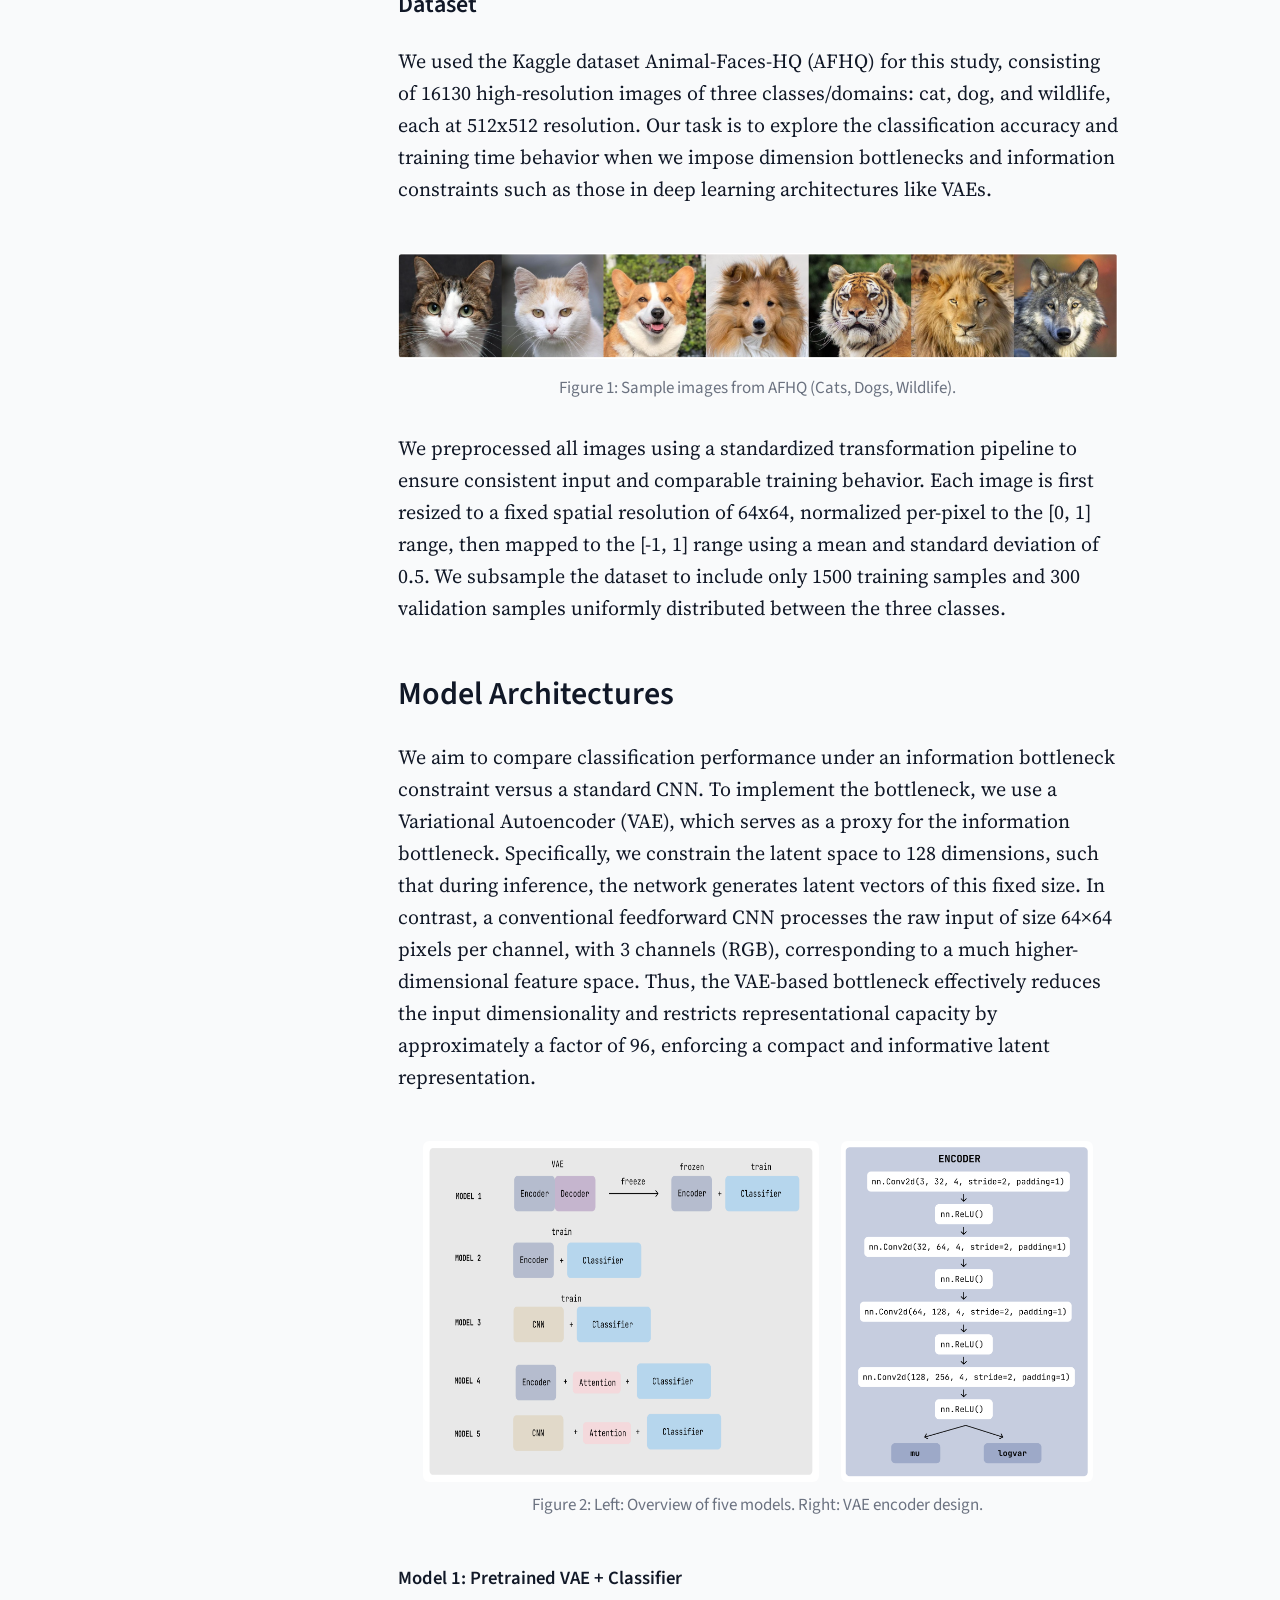
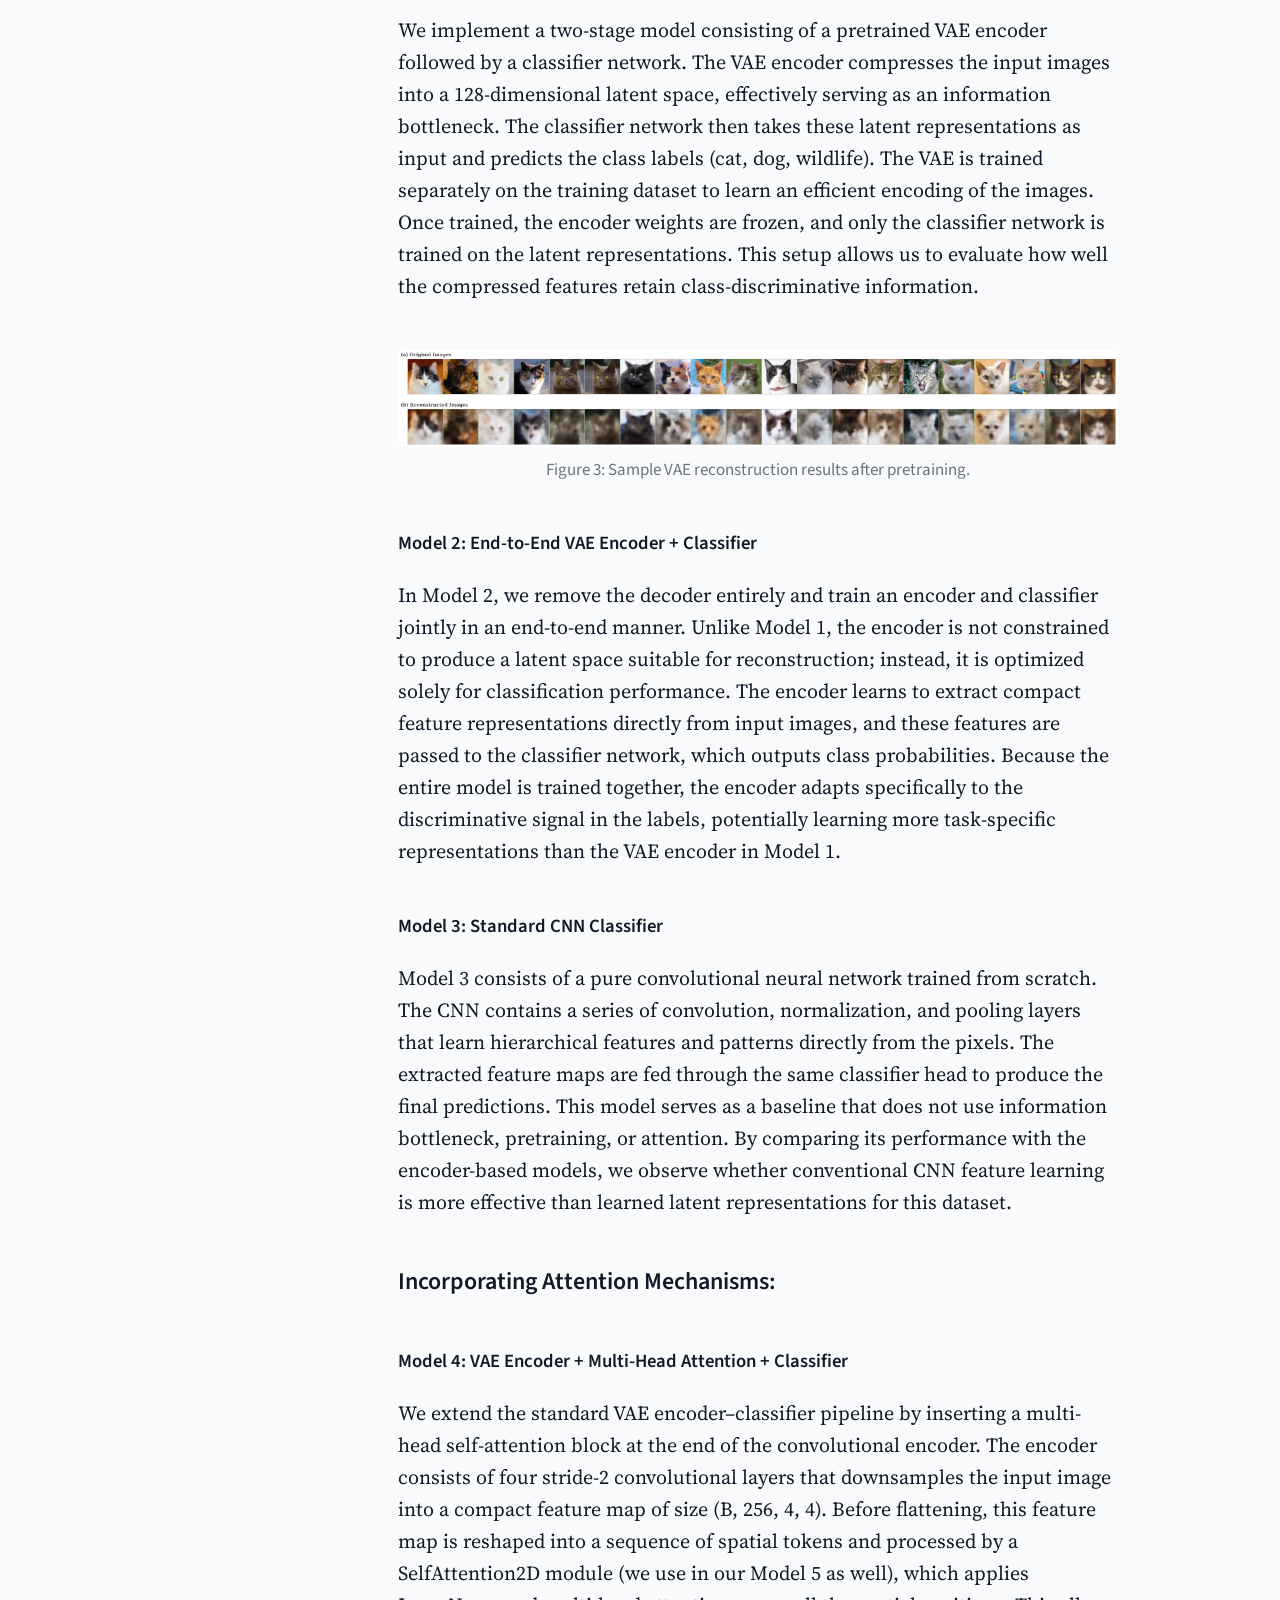
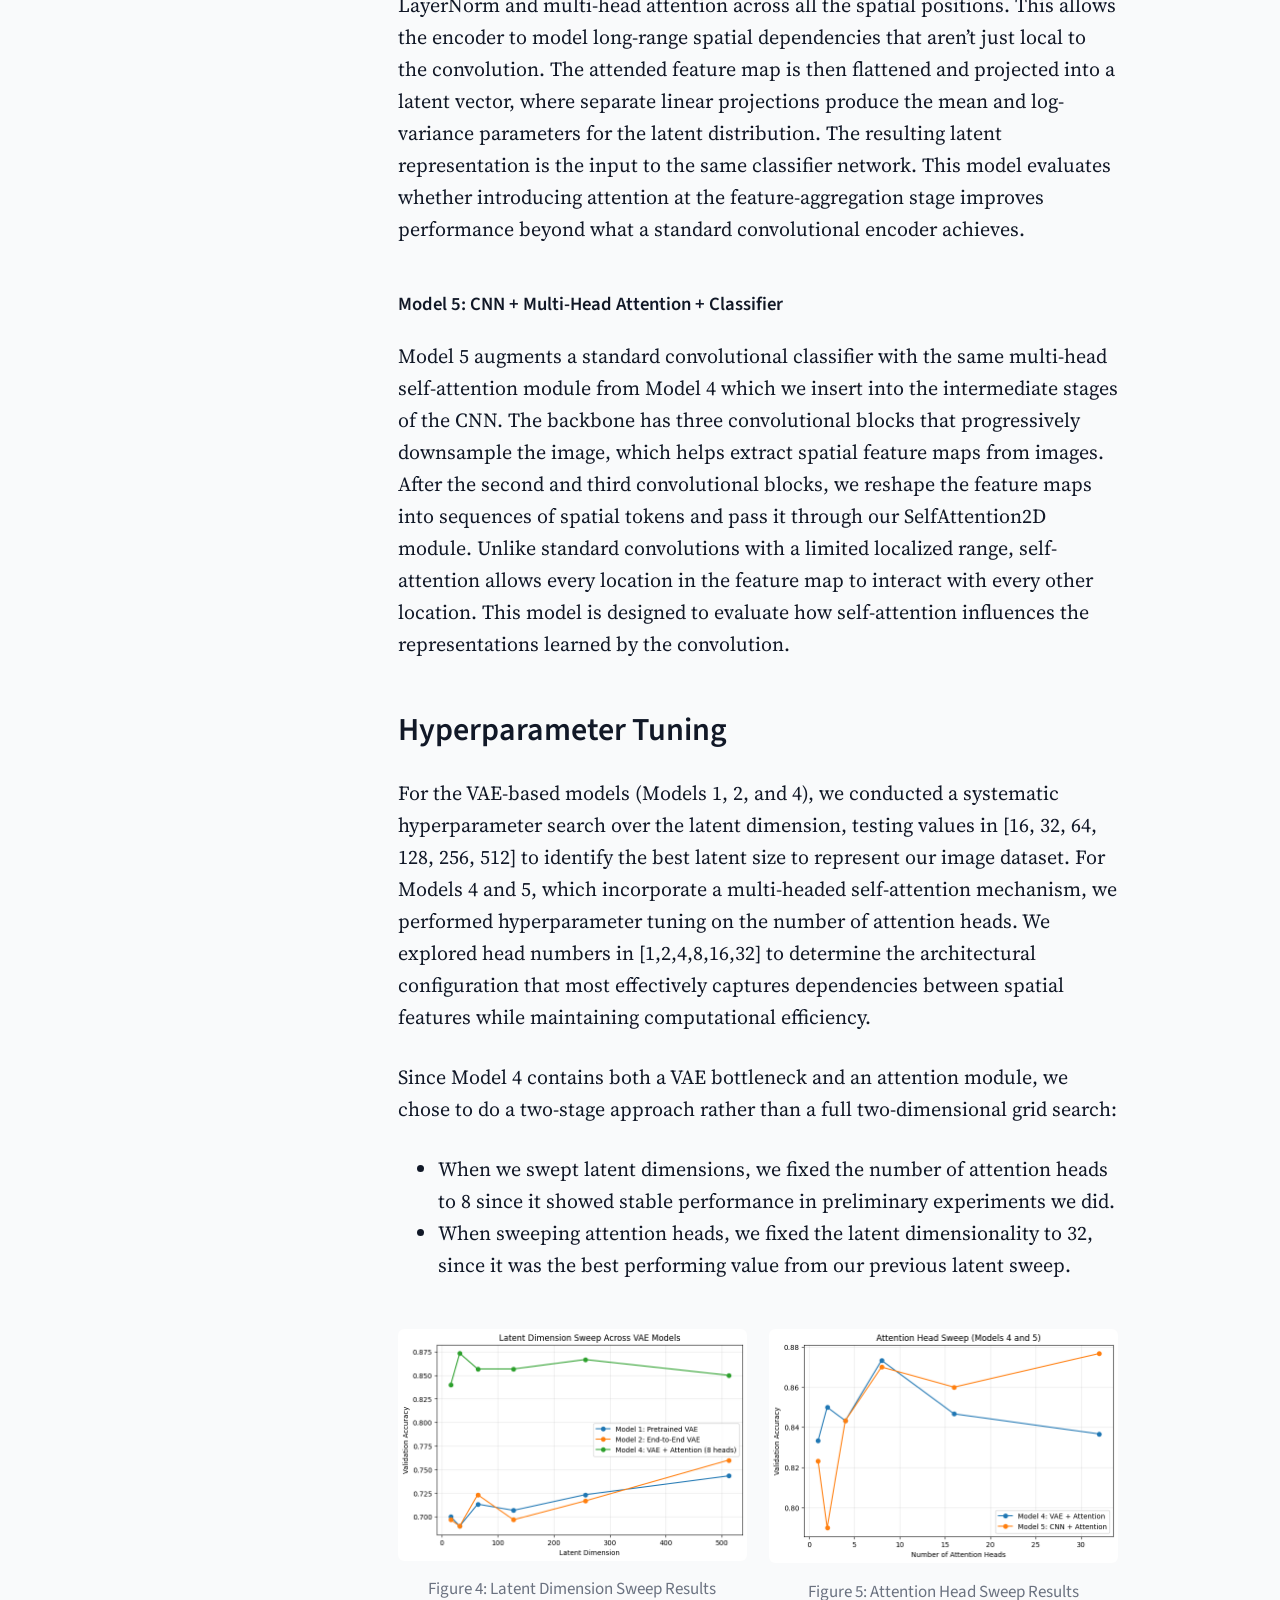
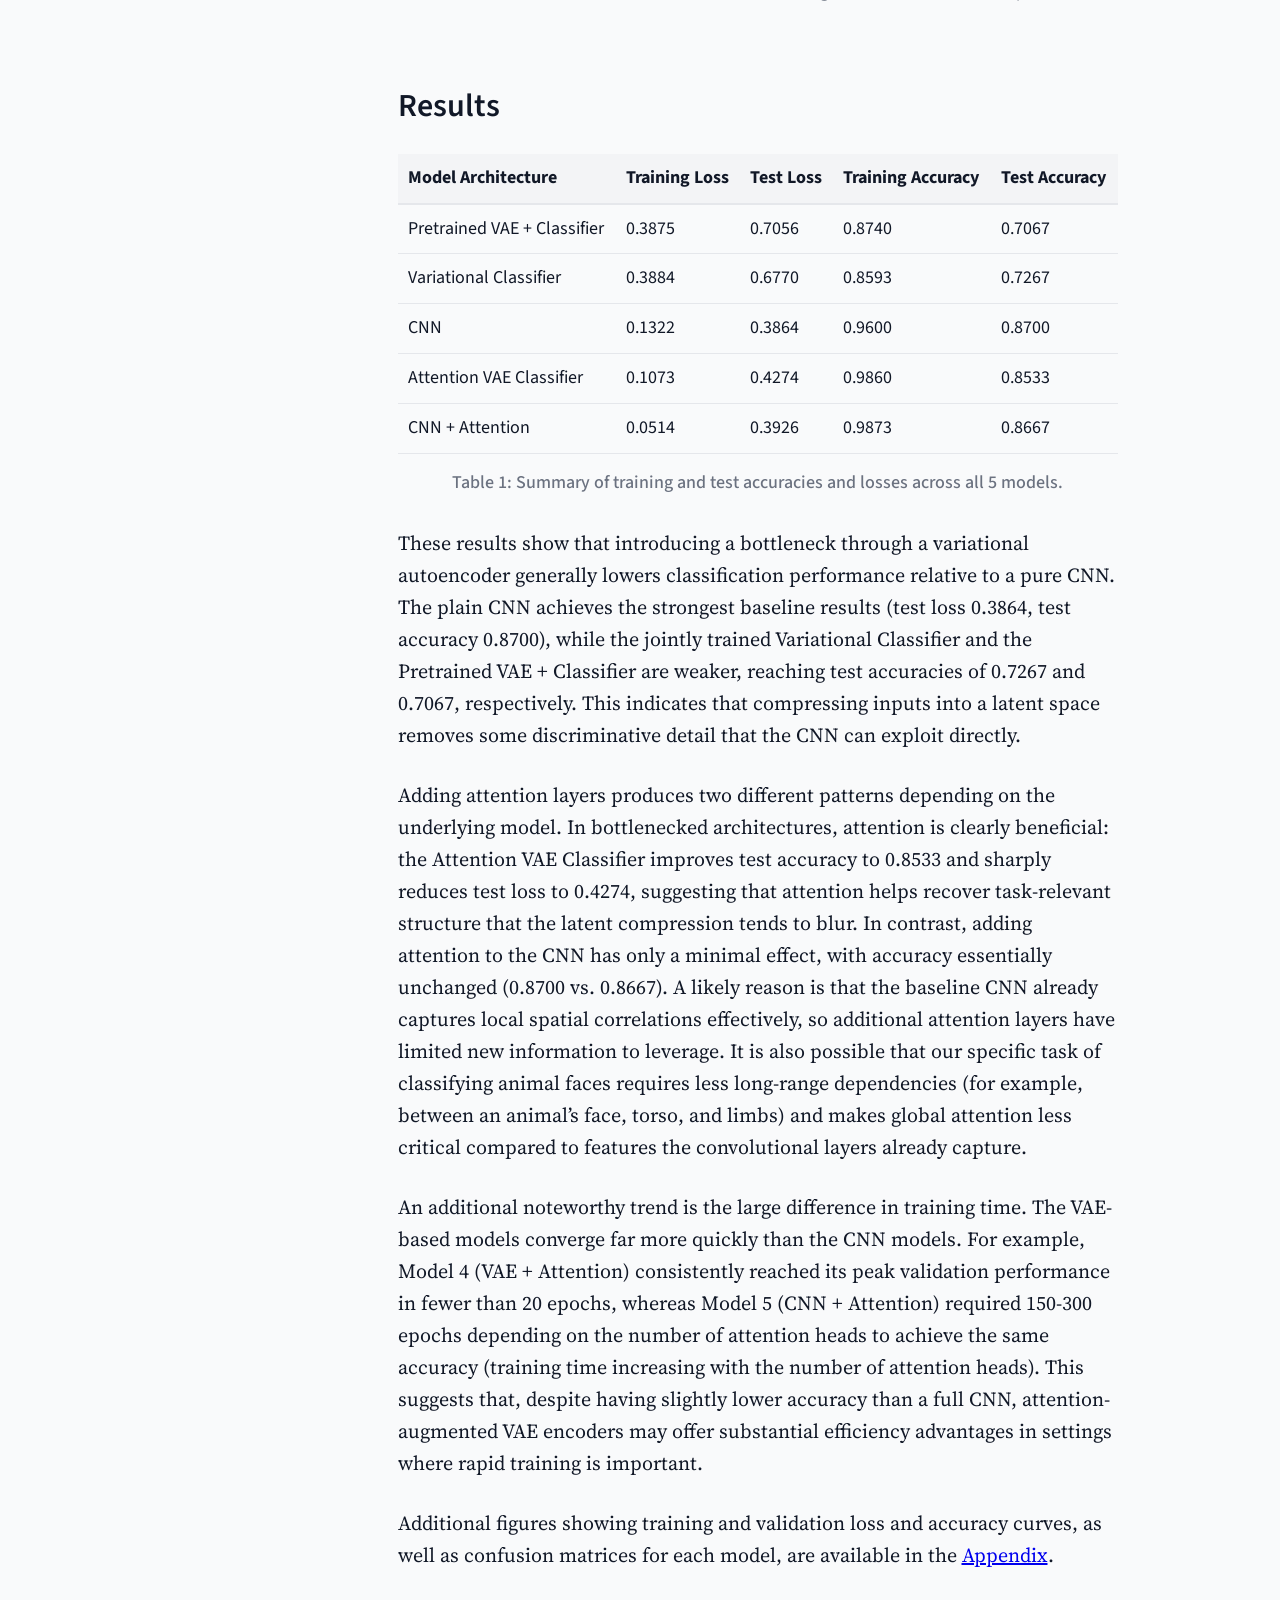
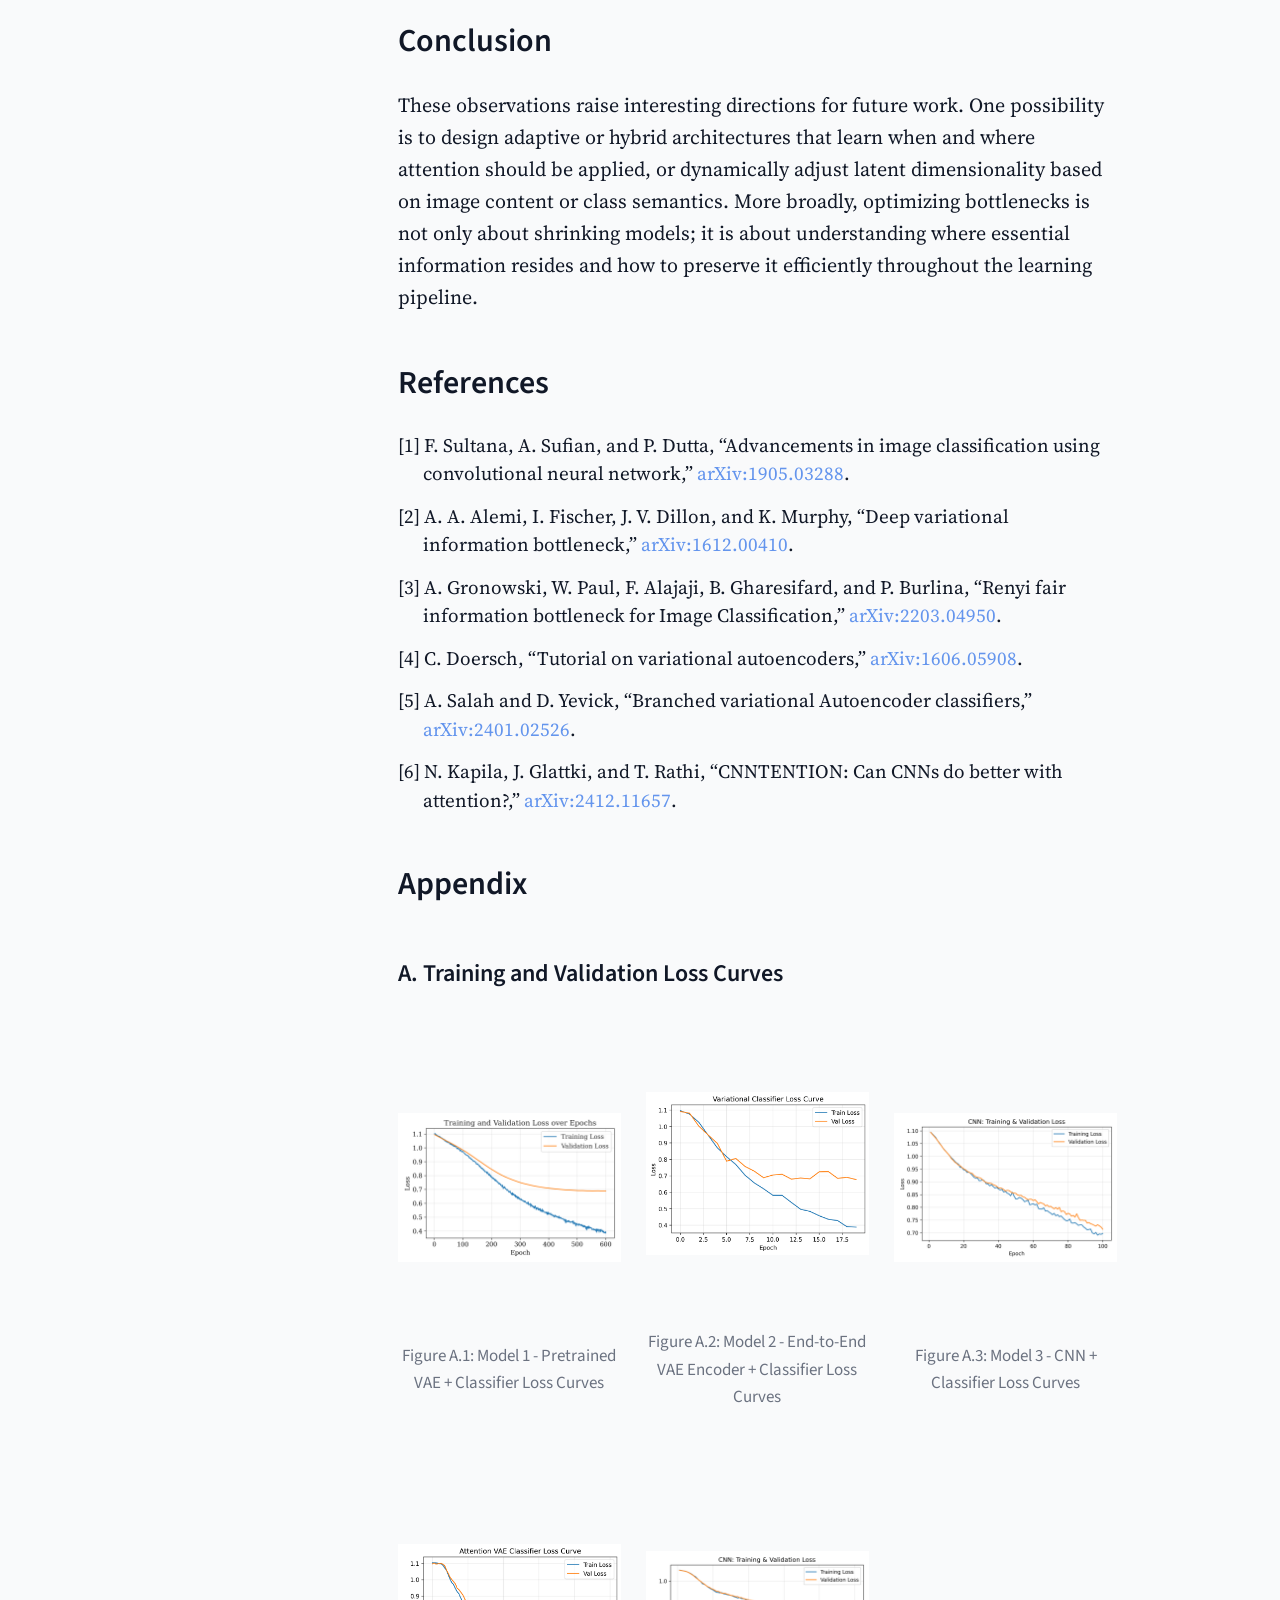
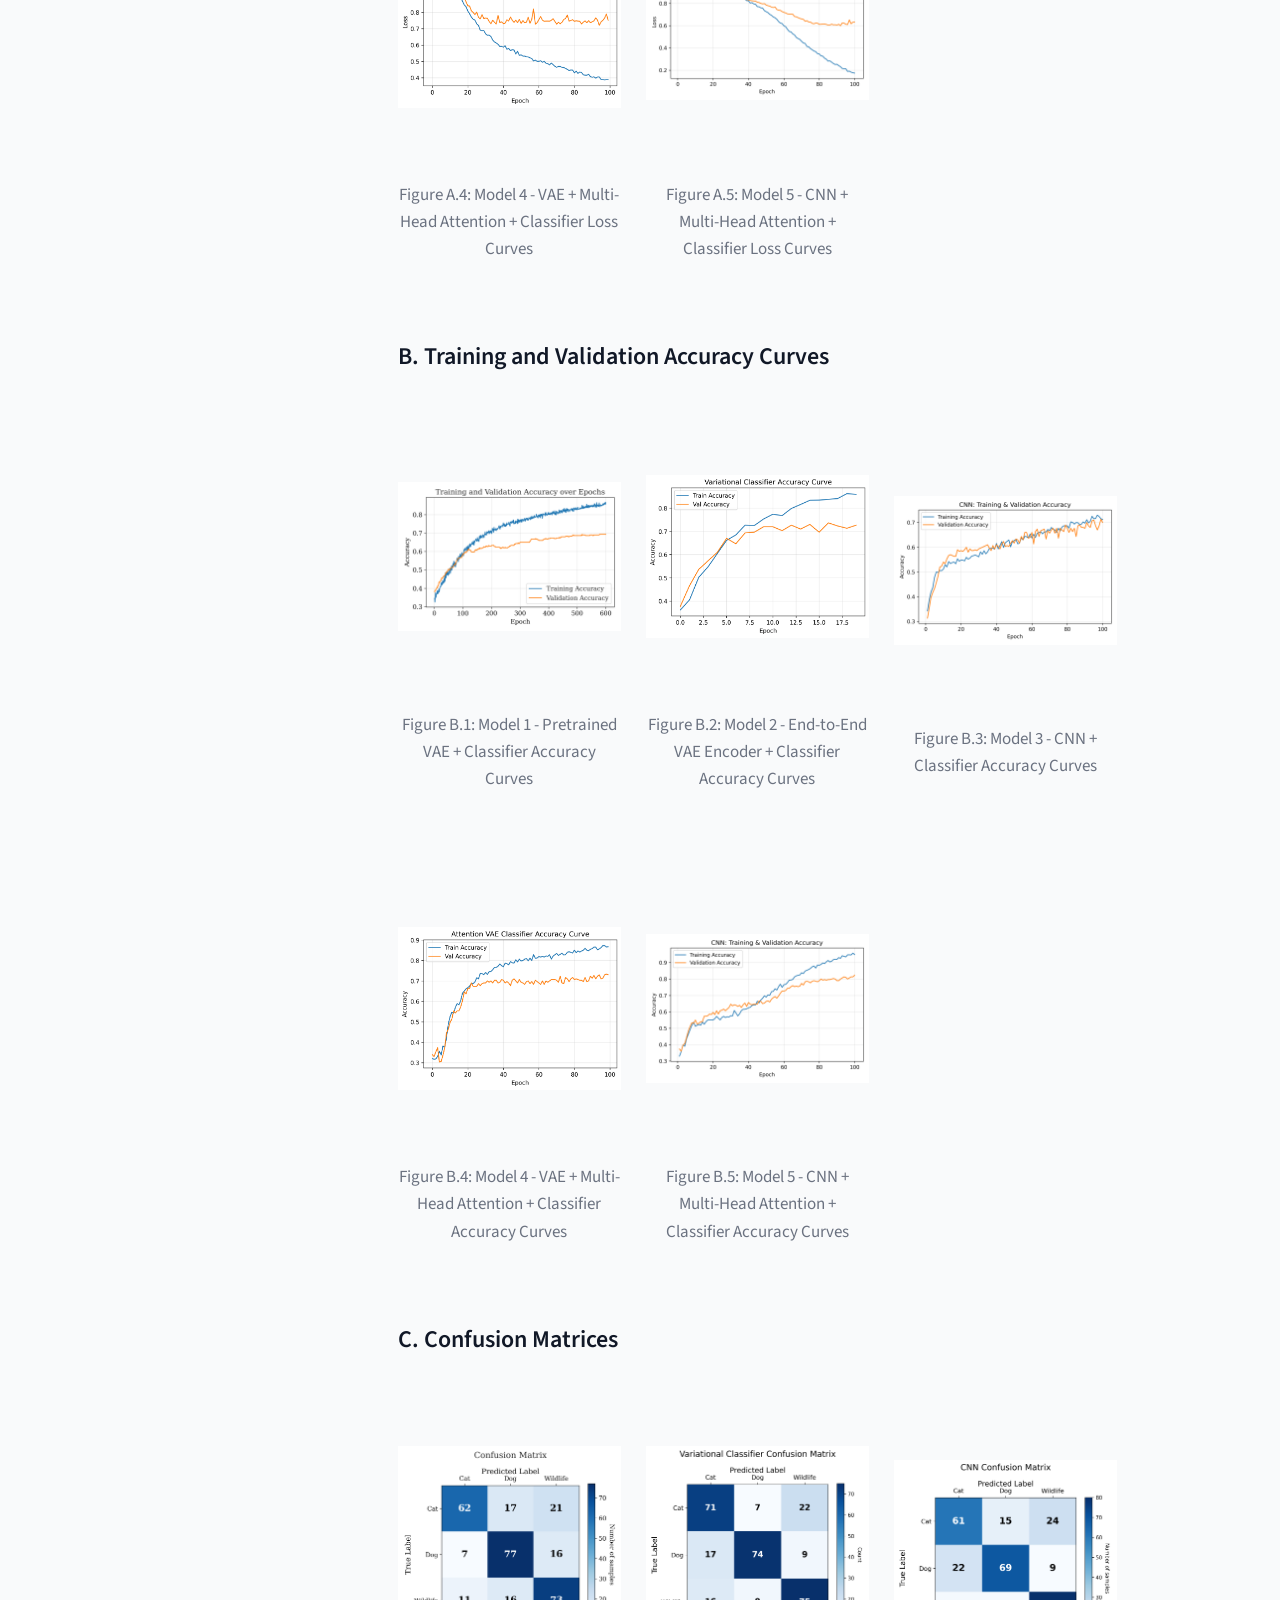
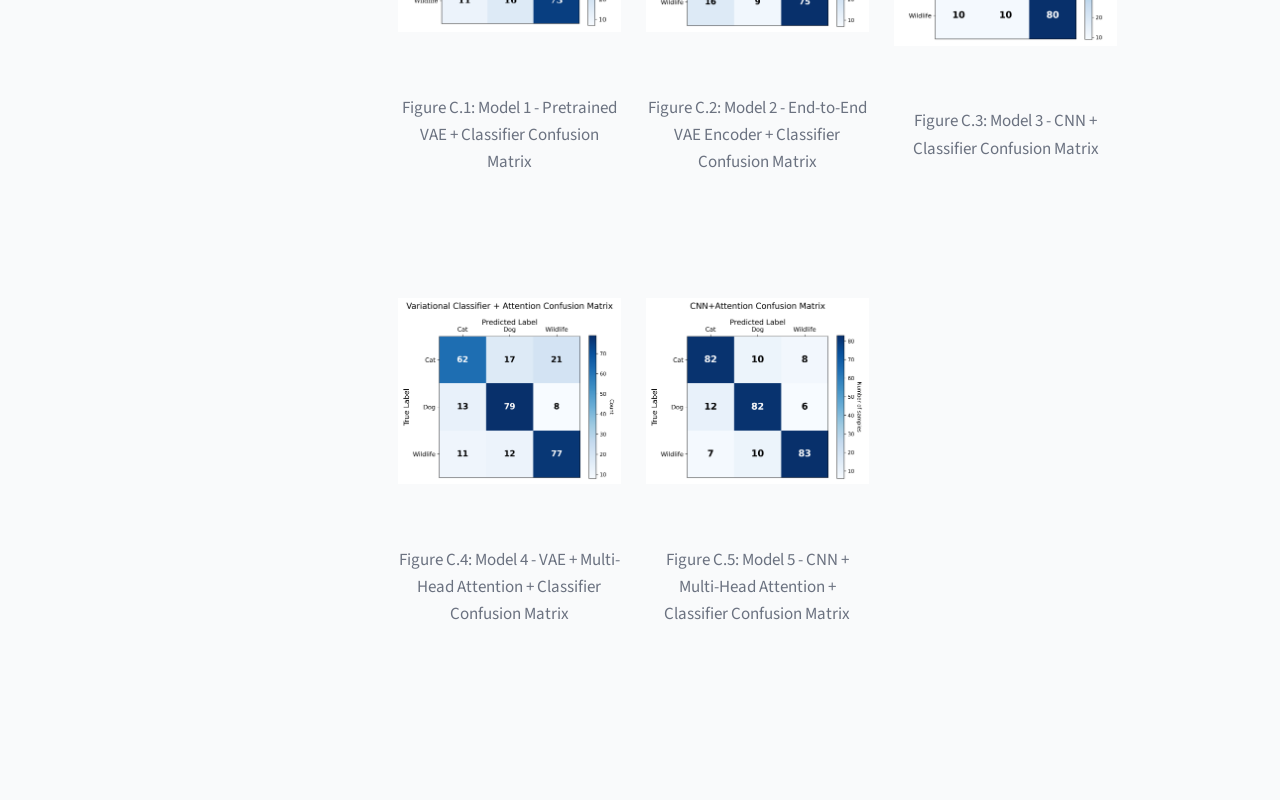
<file: projects/vae/index.html>
<!DOCTYPE html>
<html lang="en" data-theme="light">
<head>
<link type="image/png" sizes="96x96" rel="icon" href="cat_icon.png">
<meta charset="utf-8" />
<meta name="viewport" content="width=device-width, initial-scale=1" />
<title>VAE Bottleneck for Image Classification - Selinna Lin</title>

<link href="https://fonts.googleapis.com/css2?family=Inter:wght@400;500;600&family=Space+Mono:wght@400;700&family=Source+Serif+Pro:wght@400;600&family=Source+Sans+Pro:wght@300;400;600&display=swap" rel="stylesheet"><link rel="stylesheet" href="../../styles.css?v=3" />

<style>
/* Updated to use CSS variables for theme toggling */
body.paper-layout {
    font-family: "Source Serif Pro", Georgia, serif;
    line-height: 1.6;
    margin: 0;
    padding: 32px 40px; 
    color: var(--text-primary);
    background-color: var(--bg-color);
    transition: background-color 0.3s ease, color 0.3s ease;
}

h1, h2, h3 {
    font-family: "Source Sans Pro", Arial, sans-serif;
    font-weight: 600;
    margin-top: 45px;
    color: var(--text-primary);
}

p, ul {
    font-size: 20px;
    margin-bottom: 28px;
}

/* References */ 
.references p {
    text-indent: -25px;
    padding-left: 25px;
    font-size: 18px;
    margin: 14px 0;
    line-height: 1.65;
    font-family: "Source Serif Pro", Georgia, serif;
    font-size: 19px;
}

#references ol {
    list-style-type: none; 
    padding-left: 0; 
}

#references li {
    margin: 14px 0;
    line-height: 1.5; 
    text-indent: -25px; 
    padding-left: 25px; 
    font-size: 19px;
    font-family: "Source Serif Pro", Georgia, serif;
}

#references a {
    color: cornflowerblue; 
    text-decoration: none;
}

#references a:hover {
    text-decoration: underline;
}

/* header */
.header {
    width: 100%;
    text-align: center;
    margin-top: 40px;
    margin-bottom: 20px;
}

.header-title {
    font-size: 40px;
    font-weight: 600;
    margin-bottom: 12px;
    font-family: "Source Sans Pro", sans-serif;
}

.header-subtitle {
    font-size: 22px;
    color: var(--text-secondary);
    margin-bottom: 15px;
    margin-left: 15%; 
    margin-right: 15%;
}

/* Info box below header */
.info-box {
    display: flex;
    justify-content:space-evenly;
    border-top: 1px solid var(--border-color);
    border-bottom: 1px solid var(--border-color);
    padding: 15px 0;
    font-family: "Source Sans Pro", sans-serif;
}

.info-column {
    flex: 1;
    text-align: center;
}

.info-column b {
    display: block;
    margin-bottom: 6px;
    font-weight: 600;
    font-size: 14px;
}

.info-column span {
    font-size: 18px;
    line-height: 1.4;
}

.names {
    display: flex; 
    flex-direction: row; 
    justify-content: center;
    gap: 40px;
}

/* MAIN */
.layout {
    display: flex;
    justify-content: center;
    width: 100%;
}

.sidebar {
    width: 200px;
    padding-top: 60px;
    padding-right: 35px;
    position: sticky;
    height: 100vh;
    top: 0;
    font-family: "Source Sans Pro", sans-serif;
}

.sidebar b {
    font-size: 18px;
}

.sidebar a {
    display: block;
    margin-top: 14px;
    color: var(--text-secondary);
    font-size: 16px;
    text-decoration: none;
    transition: color 0.2s;
}

.sidebar a:hover {
    color: var(--text-primary);
}

/* Main content */
.main-content {
    width: 60%;
    max-width: 900px;
    padding-top: 10px;
    padding-bottom: 80px;
}

/* Images */
img {
    max-width: 100%;
    border-radius: 6px;
    margin-top: 20px;
}

.dataset_img {
    border-radius: 6px;
}

.caption {
    font-family: "Source Sans Pro", sans-serif;
    font-size: 17px;
    color: var(--text-secondary);
    text-align: center;
    margin-top: 8px;
    margin-bottom: 30px;
}

.image-row {
    display: flex;
    justify-content: center;
    gap: 22px;
    margin-top: 25px;
    margin-bottom: 10px;
}

.sub-img {
    flex: 1; 
    text-align: center;
}

.models_img {
    width: 55%;
}

.encoder_img {
    width: 35%;
}

/* In-text citation style */
a.cite {
    color: #0055aa;
    text-decoration: none;
    font-weight: 600;
}

a.cite:hover {
    text-decoration: underline;
}

/* results table */ 
.results-table {
    width: 100%;
    border-collapse: collapse;
    margin-top: 20px;
    font-size: 18px;
    font-family: "Source Sans Pro", sans-serif;
}

.results-table th {
    background: var(--hover-bg);
    padding: 10px;
    border-bottom: 2px solid var(--border-color);
    text-align: left;
    color: var(--text-primary);
}

.results-table td {
    padding: 10px;
    border-bottom: 1px solid var(--border-color);
}

.results-table tr:hover {
    background: var(--hover-bg);
}

.results-table caption {
    caption-side: bottom;
    font-size: 18px;
    font-weight: 500;
    margin-top: 15px; 
    margin-bottom: 10px;
    text-align: center;
    font-family: "Source Sans Pro", sans-serif;
    color: var(--text-secondary);
}

/* Appendix */ 
.appendix-grid {
    display: grid;
    grid-template-columns: repeat(3, 1fr);
    gap: 25px;
    margin-top: 20px;
    margin-bottom: 30px;
    justify-items:center;
    align-items: center;
}

.appendix-item {
    text-align: center;
    justify-self:center;
}

.appendix-item img {
    width: 100%;
    height: 280px;
    object-fit: contain;
}

</style>
</head>


<body class="paper-layout">

<!-- Header --> 
<header class="clean-nav">
    <a href="../../index.html" class="logo">Selinna Lin</a>
    
    <nav>
      <a href="../../index.html">Home</a>

      <div class="nav-divider"></div>
      
      <a href="mailto:selinnalin0705@gmail.com" class="social-link" aria-label="Email" title="Email">
        <svg viewBox="0 0 24 24" aria-hidden="true">
          <path d="M3 5h18c1.1 0 2 .9 2 2v10c0 1.1-.9 2-2 2H3c-1.1 0-2-.9-2-2V7c0-1.1.9-2 2-2Zm0 2v.01l9 5.06 9-5.06V7H3Zm0 2.53V17h18V9.53l-9 5.06-9-5.06Z"/>
        </svg>
      </a>

      <a href="https://github.com/SelinnaL" target="_blank" class="social-link" aria-label="GitHub" title="GitHub">
        <svg viewBox="0 0 24 24" aria-hidden="true">
          <path d="M12 .297c-6.63 0-12 5.373-12 12 0 5.303 3.438 9.8 8.205 11.385.6.113.82-.258.82-.577 0-.285-.01-1.04-.015-2.04-3.338.724-4.042-1.61-4.042-1.61C4.422 18.07 3.633 17.7 3.633 17.7c-1.087-.744.084-.729.084-.729 1.205.084 1.838 1.236 1.838 1.236 1.07 1.835 2.809 1.305 3.495.998.108-.776.417-1.305.76-1.605-2.665-.3-5.466-1.332-5.466-5.93 0-1.31.465-2.38 1.235-3.22-.135-.303-.54-1.523.105-3.176 0 0 1.005-.322 3.3 1.23.96-.267 1.98-.399 3-.405 1.02.006 2.04.138 3 .405 2.28-1.552 3.285-1.23 3.285-1.23.645 1.653.24 2.873.12 3.176.765.84 1.23 1.91 1.23 3.22 0 4.61-2.805 5.625-5.475 5.92.42.36.81 1.096.81 2.22 0 1.606-.015 2.896-.015 3.286 0 .315.21.69.825.57C20.565 22.092 24 17.592 24 12.297c0-6.627-5.373-12-12-12"/>
        </svg>
      </a>

      <a href="https://linkedin.com/in/selinna-lin" target="_blank" class="social-link" aria-label="LinkedIn" title="LinkedIn">
        <svg viewBox="0 0 24 24" aria-hidden="true">
          <path d="M4.98 3.5a2.48 2.48 0 1 1 0 4.96 2.48 2.48 0 0 1 0-4.96ZM3 9.5h4v11H3v-11Zm13.2 0c-2.32 0-3.4 1.28-3.96 2.18V9.5h-4v11h4v-6.13c0-1.63.31-3.22 2.34-3.22 2.01 0 2.04 1.88 2.04 3.33V20.5h4v-6.84c0-3.64-.78-6.16-4.62-6.16Z"/>
        </svg>
      </a>

      <div class="nav-divider"></div>
      
      <button id="toggleTheme" class="iconbtn" type="button" aria-label="Toggle theme" title="Toggle theme">
        <svg class="icon icon-sun" viewBox="0 0 24 24" aria-hidden="true">
          <path d="M12 18a6 6 0 1 1 0-12 6 6 0 0 1 0 12Zm0-16a1 1 0 0 1 1 1v1a1 1 0 1 1-2 0V3a1 1 0 0 1 1-1Zm0 18a1 1 0 0 1 1 1v1a1 1 0 1 1-2 0v-1a1 1 0 0 1 1-1ZM4.22 5.64a1 1 0 0 1 1.41 0l.7.7a1 1 0 1 1-1.41 1.41l-.7-.7a1 1 0 0 1 0-1.41Zm12.45 12.45a1 1 0 0 1 1.41 0l.7.7a1 1 0 1 1-1.41 1.41l-.7-.7a1 1 0 0 1 0-1.41ZM2 12a1 1 0 0 1 1-1h1a1 1 0 1 1 0 2H3a1 1 0 0 1-1-1Zm18 0a1 1 0 0 1 1-1h1a1 1 0 1 1 0 2h-1a1 1 0 0 1-1-1ZM4.22 18.36a1 1 0 0 1 0-1.41l.7-.7a1 1 0 1 1 1.41 1.41l-.7.7a1 1 0 0 1-1.41 0ZM16.67 5.91a1 1 0 0 1 0-1.41l.7-.7a1 1 0 0 1 1.41 1.41l-.7.7a1 1 0 0 1-1.41 0Z"/>
        </svg>
        <svg class="icon icon-moon" viewBox="0 0 24 24" aria-hidden="true">
          <path d="M21 14.5A8.5 8.5 0 0 1 9.5 3a.9.9 0 0 0-1.07 1.1A7 7 0 1 0 19.9 15.57.9.9 0 0 0 21 14.5Z"/>
        </svg>
      </button>
    </nav>
</header>

<div class="header">
    <div class="header-title">
        Information Compression and Attention Mechanisms in Image Classification
    </div>
    <div class="header-subtitle">
        How does compressing images through a VAE latent bottleneck affect downstream classification accuracy, 
        and can attention mitigate this loss?
    </div>
</div>

<div class="info-box">
    <div class="info-column">
        
        <span>6.7960 Final Project, MIT</span>
        <br>
        <div class="names">
            <div>Angela Yuan</div> 
            <div> Selinna Lin</div> 
        </div> 
    </div>
</div>


<div class="layout">

    <!-- sidebar -->
    <div class="sidebar">
        <b>Contents</b><br><br>
        <a href="#intro">Introduction</a>
        <a href="#related">Related Work</a>
        <a href="#dataset">Dataset</a>
        <a href="#models">Model Architectures</a>
        <a href="#hyperparameters">Hyperparameters</a>
        <a href="#results">Results</a>
        <a href="#conclusion">Conclusion</a>
        <a href="#references">References</a>
        <a href="#appendix">Appendix</a>
    </div>


    <!-- actual stuff -->
    <div class="main-content">

        <h1 id="intro">Introduction</h1>
        <p>
        Modern image classification systems are increasingly deployed on resource-constrained devices, such as robots, embedded systems and mobile devices. To accommodate these constraints, models often incorporate information bottlenecks, which limit the amount of information that can flow through certain layers of the network. While these bottlenecks help reduce model size and computational requirements, they may also impact classification performance. In this study, we investigate the trade-offs associated with implementing information bottlenecks in image classification models. We aim to quantify the performance degradation, if any, that results from these bottlenecks and explore strategies to mitigate their effects. In this study, we focus on comparing the performance of VAE and CNN models on the Kaggle dataset Animal Faces-HQ (AFHQ) dataset for image classification. We are using VAE models as a proxy for architectures with information bottlenecks, and CNN models as a baseline without bottlenecks. We further investigate how attention may help mitigate the performance degradation caused by information bottlenecks  and potentially achieve similar levels of out-of-sample accuracy with a faster convergence rate and fewer number of epochs. This approach not only offers a way to maintain accuracy under tight resource bottleneck constraints, but also provides insight into how modern architectures balance compression, expressivity, and training efficiency for downstream classification tasks.
        </p>

        <h2 id="related">Related Work</h2>
        <p>
        Research on image classification has traditionally been on convolutional neural networks (CNNs), which remains the dominant architecture for visual recognition tasks due to their ability to extract hierarchical spatial information efficiently. Architectural advances such as deeper networks, improved normalization, and optimized convolutional blocks have pushed CNN performance forward <a href="#ref1">[1]</a>. However, these models have a high computational cost for the rich representational capacity it requires. 
        </p>
        <p>
        What happens if we deliberately restrict a model’s internal representation to enforce compact features? The Information Bottleneck principle is about preserving information about the label while discarding irrelevant details of the input. The Variational Information Bottleneck (VIB) <a href="#ref2">[2]</a> demonstrates that optimizing a loss of the following form can improve generalization by constraining the latent space: 
        </p>
        <p>
        <math xmlns="http://www.w3.org/1998/Math/MathML" display="block">
        <mrow>
            <mi>ℒ</mi>
            <mo>=</mo>
            <mrow>
            <msub>
                <mo>𝔼</mo>
                <mrow>
                <mi>q</mi>
                <mo>(</mo>
                    <mi>z</mi>
                    <mo>|</mo>
                    <mi>x</mi>
                <mo>)</mo>
                </mrow>
            </msub>
            <mo>[</mo>
            <mo>-</mo>
            <mi>log</mi>
            <mo>(</mo>
                <mi>q</mi>
                <mo>(</mo>
                <mi>y</mi>
                <mo>|</mo>
                <mi>z</mi>
                <mo>)</mo>
            <mo>)</mo>
            <mo>]</mo>
            </mrow>

            <mo>+</mo>

            <mrow>
            <mi>β</mi>
            <mo>⋅</mo>
            <mi>KL</mi>
            <mo>(</mo>
                <mrow>
                <mi>q</mi>
                <mo>(</mo>
                    <mi>z</mi>
                    <mo>|</mo>
                    <mi>x</mi>
                <mo>)</mo>
                </mrow>
            <mo>‖</mo>
                <mrow>
                <mi>p</mi>
                <mo>(</mo>
                    <mi>z</mi>
                <mo>)</mo>
                </mrow>
            <mo>)</mo>
            </mrow>
        </mrow>
        </math>
        </p>
        <p>
        Our end-to-end variational classifier (Model 2) is directly inspired by this formulation. More recent variations, such as the Renyi Fair Information bottleneck <a href="#ref3">[3]</a> extend the IB framework to incorporate fairness constraints while still learning compressed latent representations. The idea of ignoring as many details of the input as possible while still performing the given task well is applicable to not just image classification but also a lot of other use cases. 
        </p>
        <p>
        Variational Autoencoders (VAEs) also impose a learned latent bottleneck, but the objective is to reconstruct rather than classify. As mentioned in a tutorial <a href="#ref4">[4]</a> we referred to, VAEs are fundamentally generative models, therefore VAEs encode details necessary for reconstruction, meaning that the resulting latent space might not be fully optimized for discriminative tasks. One approach to addressing this was with Branched VAE <a href="#ref5">[5]</a>, which adds a supervised classifier branch and a classification loss term to separate classes within the latent space. Their results show large accuracy improvements on MNIST from 67% to 97%, emphasizing a broader point that without explicit discriminative guidance, VAE bottlenecks lose class-relevant information, which aligns with our findings that VAE-based classifiers underperform CNNs unless strengthened by additional mechanisms. 
        </p>
        <p>
        On the other hand, CNNtention also evaluates whether inserting attention blocks into CNN backbones will improve classification accuracy, and results show that the gains depend strongly on where attention is applied and what the task entails <a href="#ref6">[6]</a>. 
        </p>
        <p>
        While prior work has extensively studied CNNs, VAEs, information bottlenecks, and attention mechanisms individually, these threads of research rarely intersect in a controlled experimental setting. In particular, we found no studies that directly compare CNNs, VAEs, and their attention-augmented variants side-by-side on the same dataset, under identical training conditions, to examine how latent compression influences downstream classification or how attention can compensate for information loss, and what computational trade-offs this added mechanism might introduce. Existing papers typically evaluate these architectures in isolation, focus on generative quality rather than discriminative performance, or apply attention to CNNs without considering bottlenecked models. Our work fills this gap by framing the problem through the lens of the Information Bottleneck principle using VAE imposed bottleneck and providing a systematic empirical analysis of how architectural capacity, latent dimensionality, and attention interact. This unified comparison offers new insight into when attention meaningfully improves performance, while also revealing trade-offs in training efficiency. 
        </p>

        <h2 id="dataset">Dataset</h2>
        <p>
        We used the Kaggle dataset Animal-Faces-HQ (AFHQ) for this study, consisting of 16130 high-resolution images of three classes/domains: cat, dog, and wildlife, each at 512x512 resolution. Our task is to explore the classification accuracy and training time behavior when we impose dimension bottlenecks and information constraints such as those in deep learning architectures like VAEs. 
        </p>

        <img class="dataset_img" src="figures/dataset_preview.png">
        <p class="caption">Figure 1: Sample images from AFHQ (Cats, Dogs, Wildlife).</p>

        <p>
        We preprocessed all images using a standardized transformation pipeline to ensure consistent input and comparable training behavior. Each image is first resized to a fixed spatial resolution of 64x64, normalized per-pixel to the [0, 1] range, then mapped to the [-1, 1] range using a mean and standard deviation of 0.5. We subsample the dataset to include only 1500 training samples and 300 validation samples uniformly distributed between the three classes. 
        </p>

        <h1 id="models">Model Architectures</h1>

        <p>
        We aim to compare classification performance under an information bottleneck constraint versus a standard CNN. To implement the bottleneck, we use a Variational Autoencoder (VAE), which serves as a proxy for the information bottleneck. Specifically, we constrain the latent space to 128 dimensions, such that during inference, the network generates latent vectors of this fixed size. In contrast, a conventional feedforward CNN processes the raw input of size 64×64 pixels per channel, with 3 channels (RGB), corresponding to a much higher-dimensional feature space. Thus, the VAE-based bottleneck effectively reduces the input dimensionality and restricts representational capacity by approximately a factor of 96, enforcing a compact and informative latent representation.  
        </p>

        <div class="image-row">
            <img class="models_img" src="figures/5 models_figma.png">
            <img class="encoder_img" src="figures/Encoder_figma.png">
        </div>
        <p class="caption">Figure 2: Left: Overview of five models. Right: VAE encoder design.</p>

        <h3>Model 1: Pretrained VAE + Classifier</h3>
        <p>
        We implement a two-stage model consisting of a pretrained VAE encoder followed by a classifier network. The VAE encoder compresses the input images into a 128-dimensional latent space, effectively serving as an information bottleneck. The classifier network then takes these latent representations as input and predicts the class labels (cat, dog, wildlife). The VAE is trained separately on the training dataset to learn an efficient encoding of the images. Once trained, the encoder weights are frozen, and only the classifier network is trained on the latent representations. This setup allows us to evaluate how well the compressed features retain class-discriminative information.
        </p>

        <div class="image-row">
            <img src="figures/exp 1 (pretrained VAE)/vae_recon_val.png">
        </div>
        <p class="caption">Figure 3: Sample VAE reconstruction results after pretraining.</p>

        <h3>Model 2: End-to-End VAE Encoder + Classifier </h3>
        <p>
        In Model 2, we remove the decoder entirely and train an encoder and classifier jointly in an end-to-end manner. Unlike Model 1, the encoder is not constrained to produce a latent space suitable for reconstruction; instead, it is optimized solely for classification performance. The encoder learns to extract compact feature representations directly from input images, and these features are passed to the classifier network, which outputs class probabilities. Because the entire model is trained together, the encoder adapts specifically to the discriminative signal in the labels, potentially learning more task-specific representations than the VAE encoder in Model 1.
        </p>

        <h3>Model 3: Standard CNN Classifier</h3>
        <p>
        Model 3 consists of a pure convolutional neural network trained from scratch. The CNN contains a series of convolution, normalization, and pooling layers that learn hierarchical features and patterns directly from the pixels. The extracted feature maps are fed through the same classifier head to produce the final predictions. This model serves as a baseline that does not use information bottleneck, pretraining, or attention. By comparing its performance with the encoder-based models, we observe whether conventional CNN feature learning is more effective than learned latent representations for this dataset.
        </p>

        <h2> Incorporating Attention Mechanisms: </h2>
        <h3>Model 4: VAE Encoder + Multi-Head Attention + Classifier</h3>
        <p>
        We extend the standard VAE encoder–classifier pipeline by inserting a multi-head self-attention block at the end of the convolutional encoder. The encoder consists of four stride-2 convolutional layers that downsamples the input image into a compact feature map of size (B, 256, 4, 4). Before flattening, this feature map is reshaped into a sequence of spatial tokens and processed by a SelfAttention2D module (we use in our Model 5 as well), which applies LayerNorm and multi-head attention across all the spatial positions. This allows the encoder to model long-range spatial dependencies that aren’t just local to the convolution. The attended feature map is then flattened and projected into a latent vector, where separate linear projections produce the mean and log-variance parameters for the latent distribution. The resulting latent representation is the input to the same classifier network. This model evaluates whether introducing attention at the feature-aggregation stage improves performance beyond what a standard convolutional encoder achieves.
        </p>

        <h3>Model 5: CNN + Multi-Head Attention + Classifier</h3>
        <p>
        Model 5 augments a standard convolutional classifier with the same multi-head self-attention module from Model 4 which we insert into the intermediate stages of the CNN. The backbone has three convolutional blocks that progressively downsample the image, which helps extract spatial feature maps from images. After the second and third convolutional blocks, we reshape the feature maps into sequences of spatial tokens and pass it through our SelfAttention2D module. Unlike standard convolutions with a limited localized range, self-attention allows every location in the feature map to interact with every other location. This model is designed to evaluate how self-attention influences the representations learned by the convolution. 
        </p>

        <h1 id="hyperparameters">Hyperparameter Tuning</h1>
        <p>
        For the VAE-based models (Models 1, 2, and 4), we conducted a systematic hyperparameter search over the latent dimension, testing values in [16, 32, 64, 128, 256, 512] to identify the best latent size to represent our image dataset. For Models 4 and 5, which incorporate a multi-headed self-attention mechanism, we performed hyperparameter tuning on the number of attention heads. We explored head numbers in [1,2,4,8,16,32] to determine the architectural configuration that most effectively captures dependencies between spatial features while maintaining computational efficiency. 
        </p>
        <p>
        Since Model 4 contains both a VAE bottleneck and an attention module, we chose to do a two-stage approach rather than a full two-dimensional grid search: 
        </p>
        <ul>
            <li>When we swept latent dimensions, we fixed the number of attention heads to 8 since it showed stable performance in preliminary experiments we did. </li>
            <li>When sweeping attention heads, we fixed the latent dimensionality to 32, since it was the best performing value from our previous latent sweep. </li> 
        </ul>
        <div class="image-row">
            <div class="sub-img">
                <img src="figures/hyperparameters/latent-sweep.png" alt="Latent Dimension Sweep Results">
                <p class="caption">Figure 4: Latent Dimension Sweep Results</p>
            </div>
            <div class="sub-img">
                <img src="figures/hyperparameters/attention-sweep.png" alt="Attention Head Sweep Results">
                <p class="caption">Figure 5: Attention Head Sweep Results</p>
            </div>
        </div>

        <h1 id="results">Results</h1>
        <table class="results-table">
            <caption>Table 1: Summary of training and test accuracies and losses across all 5 models. </caption>
            <tr>
                <th>Model Architecture</th>
                <th>Training Loss</th>
                <th>Test Loss</th>
                <th>Training Accuracy</th>
                <th>Test Accuracy</th>
            </tr>

            <tr>
                <td>Pretrained VAE + Classifier</td>
                <td>0.3875</td>
                <td>0.7056</td>
                <td>0.8740</td>
                <td>0.7067</td>
            </tr>

            <tr>
                <td>Variational Classifier</td>
                <td>0.3884</td>
                <td>0.6770</td>
                <td>0.8593</td>
                <td>0.7267</td>
            </tr>

            <tr>
                <td>CNN</td>
                <td>0.1322</td>
                <td>0.3864</td>
                <td>0.9600</td>
                <td>0.8700</td>
            </tr>

            <tr>
                <td>Attention VAE Classifier</td>
                <td>0.1073</td>
                <td>0.4274</td>
                <td>0.9860</td>
                <td>0.8533</td>
            </tr>

            <tr>
                <td>CNN + Attention</td>
                <td>0.0514</td>
                <td>0.3926</td>
                <td>0.9873</td>
                <td>0.8667</td>
            </tr>
        </table>
        <p>These results show that introducing a bottleneck through a variational autoencoder generally lowers classification performance relative to a pure CNN. The plain CNN achieves the strongest baseline results (test loss 0.3864, test accuracy 0.8700), while the jointly trained Variational Classifier and the Pretrained VAE + Classifier are weaker, reaching test accuracies of 0.7267 and 0.7067, respectively. This indicates that compressing inputs into a latent space removes some discriminative detail that the CNN can exploit directly. </p>
        <p>Adding attention layers produces two different patterns depending on the underlying model. In bottlenecked architectures, attention is clearly beneficial: the Attention VAE Classifier improves test accuracy to 0.8533 and sharply reduces test loss to 0.4274, suggesting that attention helps recover task-relevant structure that the latent compression tends to blur. In contrast, adding attention to the CNN has only a minimal effect, with accuracy essentially unchanged (0.8700 vs. 0.8667). A likely reason is that the baseline CNN already captures local spatial correlations effectively, so additional attention layers have limited new information to leverage. It is also possible that our specific task of classifying animal faces requires less long-range dependencies (for example, between an animal’s face, torso, and limbs) and makes global attention less critical compared to features the convolutional layers already capture. </p>
        <p>An additional noteworthy trend is the large difference in training time. The VAE-based models converge far more quickly than the CNN models. For example, Model 4 (VAE + Attention) consistently reached its peak validation performance in fewer than 20 epochs, whereas Model 5 (CNN + Attention) required 150-300 epochs depending on the number of attention heads to achieve the same accuracy (training time increasing with the number of attention heads). This suggests that, despite having slightly lower accuracy than a full CNN, attention-augmented VAE encoders may offer substantial efficiency advantages in settings where rapid training is important. </p>
        <p>Additional figures showing training and validation loss and accuracy curves, as well as confusion matrices for each model, are available in the <a href="#appendix">Appendix</a>. </p>

        <h1 id="conclusion">Conclusion</h1>
        <p>These observations raise interesting directions for future work. One possibility is to design adaptive or hybrid architectures that learn when and where attention should be applied, or dynamically adjust latent dimensionality based on image content or class semantics. More broadly, optimizing bottlenecks is not only about shrinking models; it is about understanding where essential information resides and how to preserve it efficiently throughout the learning pipeline.</p>

        <h1 id="references">References</h1>
        <div id="references">
            <ol>
                <li id="ref1">
                    [1] F. Sultana, A. Sufian, and P. Dutta, “Advancements in image classification using convolutional neural network,” <a href ="https://arxiv.org/abs/1905.03288" target="_blank">arXiv:1905.03288</a>. 
                </li>
                <li id="ref2">
                    [2] A. A. Alemi, I. Fischer, J. V. Dillon, and K. Murphy, “Deep variational information bottleneck,” <a href="https://arxiv.org/abs/1612.00410" target="_blank">arXiv:1612.00410</a>. 
                </li>
                <li id="ref3">
                    [3] A. Gronowski, W. Paul, F. Alajaji, B. Gharesifard, and P. Burlina, “Renyi fair information bottleneck for Image Classification,” <a href="https://arxiv.org/abs/2203.04950" target="_blank">arXiv:2203.04950</a>.
                </li>
                <li id="ref4">
                    [4] C. Doersch, “Tutorial on variational autoencoders,” <a href="https://arxiv.org/abs/1606.05908" target="_blank">arXiv:1606.05908</a>.
                </li>
                <li id="ref5">
                    [5] A. Salah and D. Yevick, “Branched variational Autoencoder classifiers,” <a href="https://arxiv.org/abs/2401.02526" target="_blank">arXiv:2401.02526</a>.
                </li>
                <li id="ref6">
                    [6] N. Kapila, J. Glattki, and T. Rathi, “CNNTENTION: Can CNNs do better with attention?,” <a href="https://arxiv.org/abs/2412.11657" target="_blank">arXiv:2412.11657</a>.
                </li>
            </ol>
        </div>

        <h1 id="appendix">Appendix</h1>

        <h2>A. Training and Validation Loss Curves</h2>
        <div class="appendix-grid">
        <div class="appendix-item">
            <img src="figures/exp 1 (pretrained VAE)/vae_classifier_loss_plot.png" alt="Model 1 - Pretrained VAE + Classifier Loss Curves">
            <p class="caption">Figure A.1: Model 1 - Pretrained VAE + Classifier Loss Curves</p>
        </div>
        <div class="appendix-item">
            <img src="figures/exp 2 (joint  VAE + classifier)/joint_loss_curve.png" alt ="Model 2 - End-to-End VAE Encoder + Classifier Loss Curves">
            <p class="caption">Figure A.2: Model 2 - End-to-End VAE Encoder + Classifier Loss Curves</p>
        </div>
        <div class="appendix-item">
            <img src="figures/exp 3 (CNN)/cnn_loss_plot.png" alt="Model 3 - CNN + Classifier Loss Curves">
            <p class="caption">Figure A.3: Model 3 - CNN + Classifier Loss Curves</p>
        </div>
        <div class="appendix-item">
            <img src="figures/exp 4 (VAE + attention)/attention_vae_loss_curve.png" alt="Model 4 - VAE + Multi-Head Attention + Classifier Loss Curves">
            <p class="caption">Figure A.4: Model 4 - VAE + Multi-Head Attention + Classifier Loss Curves</p>
        </div>
        <div class="appendix-item">
            <img src="figures/exp 5 (CNN + Attention)/cnn_attention_loss_plot.png" alt="Model 5 - CNN + Multi-Head Attention + Classifier Loss Curves">
            <p class="caption">Figure A.5: Model 5 - CNN + Multi-Head Attention + Classifier Loss Curves</p>
        </div>
        </div>

        <h2>B. Training and Validation Accuracy Curves</h2>
        <div class="appendix-grid">
        <div class="appendix-item">
            <img src="figures/exp 1 (pretrained VAE)/vae_classifier_acc_plot.png" alt="Model 1 - Pretrained VAE + Classifier Accuracy Curves">
            <p class="caption">Figure B.1: Model 1 - Pretrained VAE + Classifier Accuracy Curves</p>
        </div>
        <div class="appendix-item">
            <img src="figures/exp 2 (joint  VAE + classifier)/joint_accuracy_curve.png" alt ="Model 2 - End-to-End VAE Encoder + Classifier Accuracy Curves">
            <p class="caption">Figure B.2: Model 2 - End-to-End VAE Encoder + Classifier Accuracy Curves</p>
        </div>
        <div class="appendix-item">
            <img src="figures/exp 3 (CNN)/cnn_acc_plot.png" alt="Model 3 - CNN + Classifier Accuracy Curves">
            <p class="caption">Figure B.3: Model 3 - CNN + Classifier Accuracy Curves</p>
        </div>
        <div class="appendix-item">
            <img src="figures/exp 4 (VAE + attention)/attention_vae_accuracy_curve.png" alt="Model 4 - VAE + Multi-Head Attention + Classifier Accuracy Curves">
            <p class="caption">Figure B.4: Model 4 - VAE + Multi-Head Attention + Classifier Accuracy Curves</p>
        </div>
        <div class="appendix-item">
            <img src="figures/exp 5 (CNN + Attention)/cnn_attention_acc_plot.png" alt="Model 5 - CNN + Multi-Head Attention + Classifier Accuracy Curves">
            <p class="caption">Figure B.5: Model 5 - CNN + Multi-Head Attention + Classifier Accuracy Curves</p>
        </div>
        </div>

        <h2>C. Confusion Matrices</h2>
        <div class ="appendix-grid">
        <div class="appendix-item">
            <img src="figures/exp 1 (pretrained VAE)/vae_classifier_confusion_matrix.png" alt="Model 1 - Pretrained VAE + Classifier Confusion Matrix">
            <p class="caption">Figure C.1: Model 1 - Pretrained VAE + Classifier Confusion Matrix</p>
        </div>
        <div class="appendix-item">
            <img src="figures/exp 2 (joint  VAE + classifier)/joint_confusion_matrix.png" alt ="Model 2 - End-to-End VAE Encoder + Classifier Confusion Matrix">
            <p class="caption">Figure C.2: Model 2 - End-to-End VAE Encoder + Classifier Confusion Matrix</p>
        </div>
        <div class="appendix-item">
            <img src="figures/exp 3 (CNN)/cnn_confusion_matrix.png" alt="Model 3 - CNN + Classifier Confusion Matrix">
            <p class="caption">Figure C.3: Model 3 - CNN + Classifier Confusion Matrix</p>
        </div>
        <div class="appendix-item">
            <img src="figures/exp 4 (VAE + attention)/variational_attention_confusion_matrix.png" alt="Model 4 - VAE + Multi-Head Attention + Classifier Confusion Matrix">
            <p class="caption">Figure C.4: Model 4 - VAE + Multi-Head Attention + Classifier Confusion Matrix</p>
        </div>
        <div class="appendix-item">
            <img src="figures/exp 5 (CNN + Attention)/cnn_attention_confusion_matrix.png" alt="Model 5 - CNN + Multi-Head Attention + Classifier Confusion Matrix">
            <p class="caption">Figure C.5: Model 5 - CNN + Multi-Head Attention + Classifier Confusion Matrix</p>
        </div>
        </div>

    </div>
</div>
<script src="../../script.js?v=3"></script>
</body>
</html>
</file>
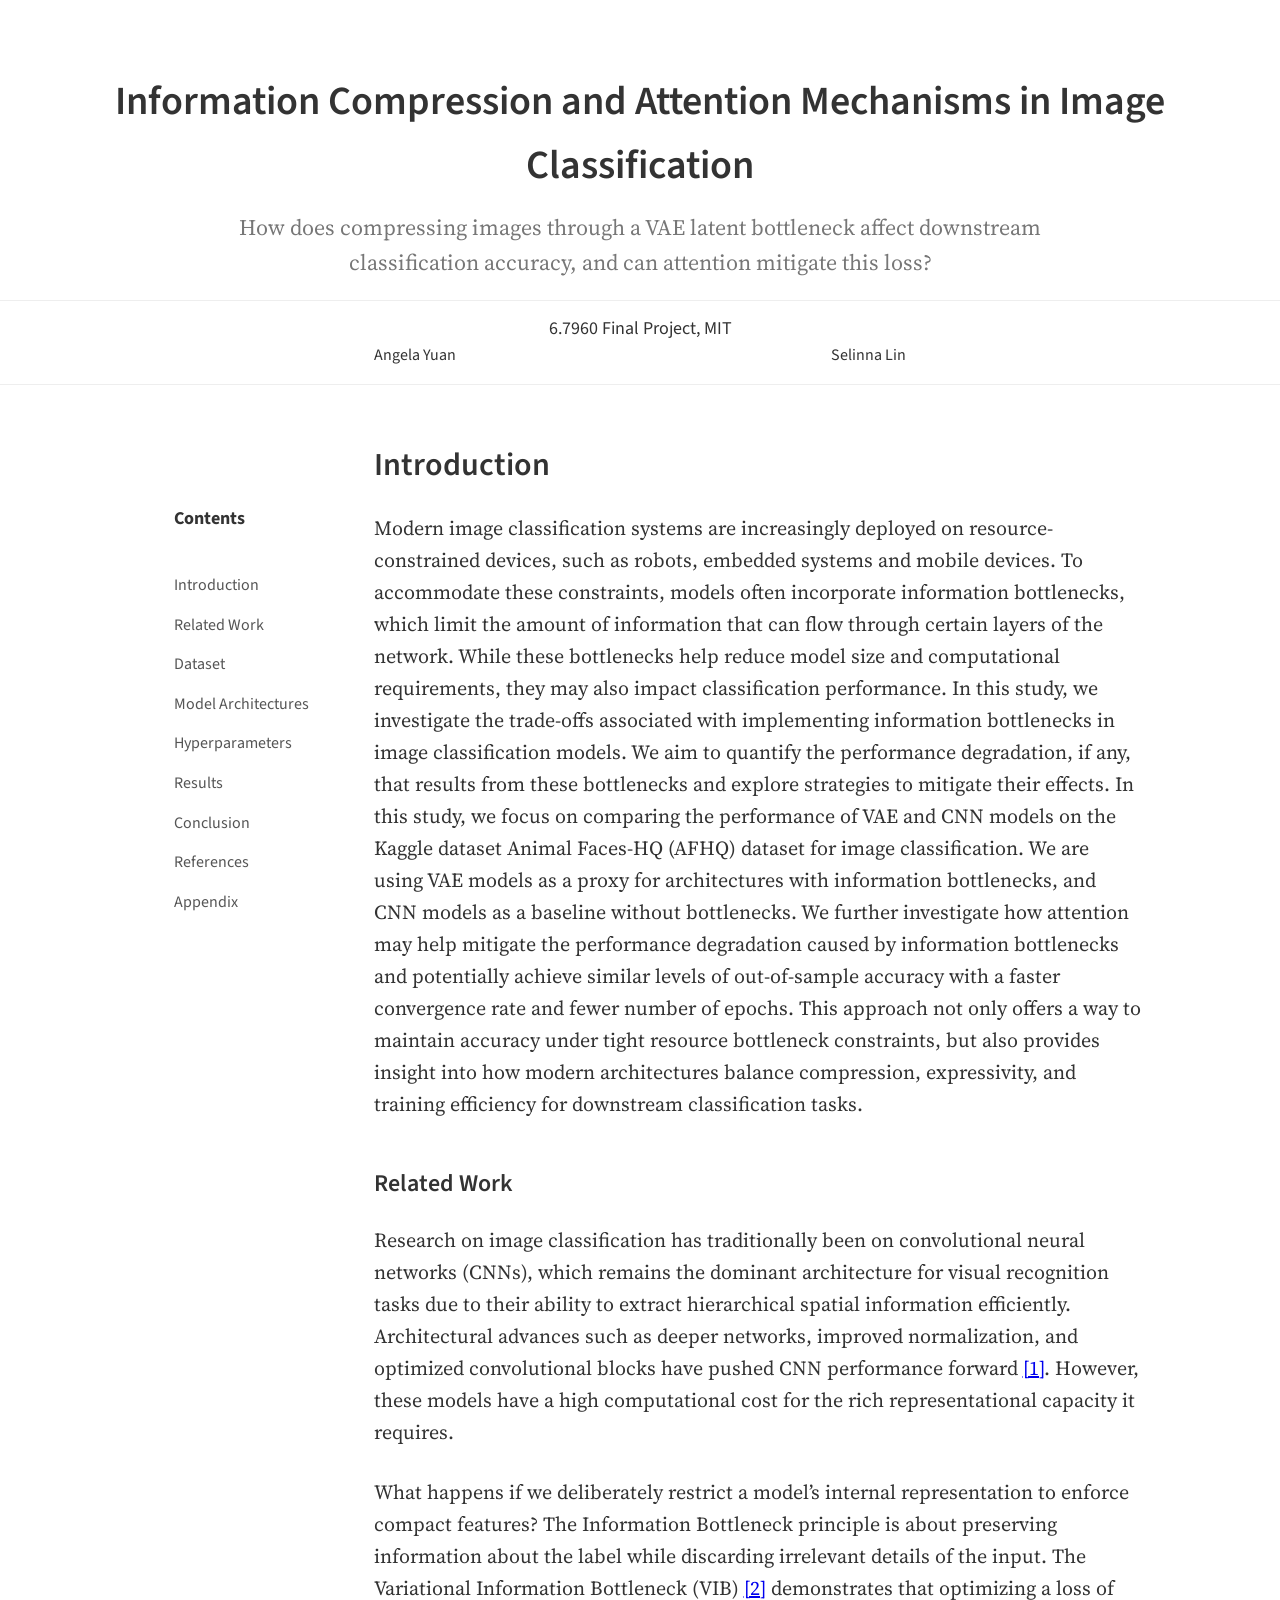
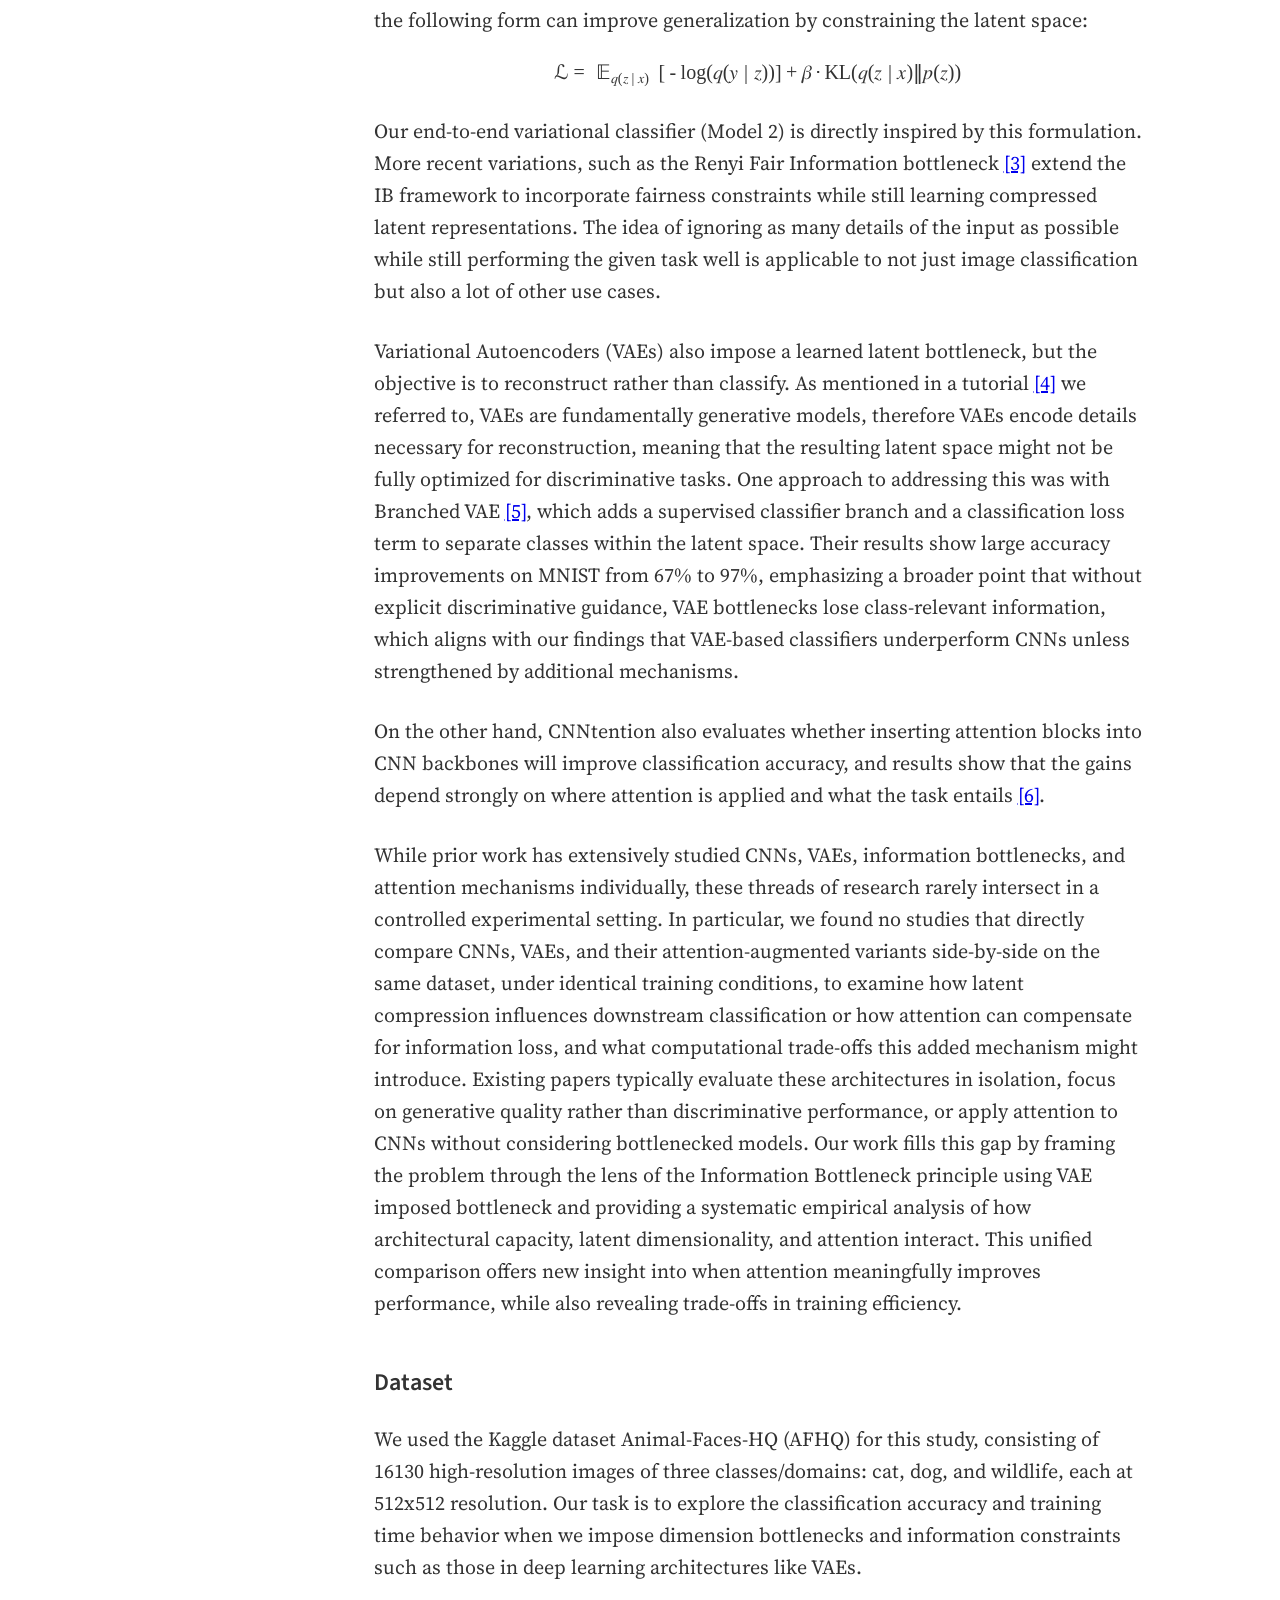
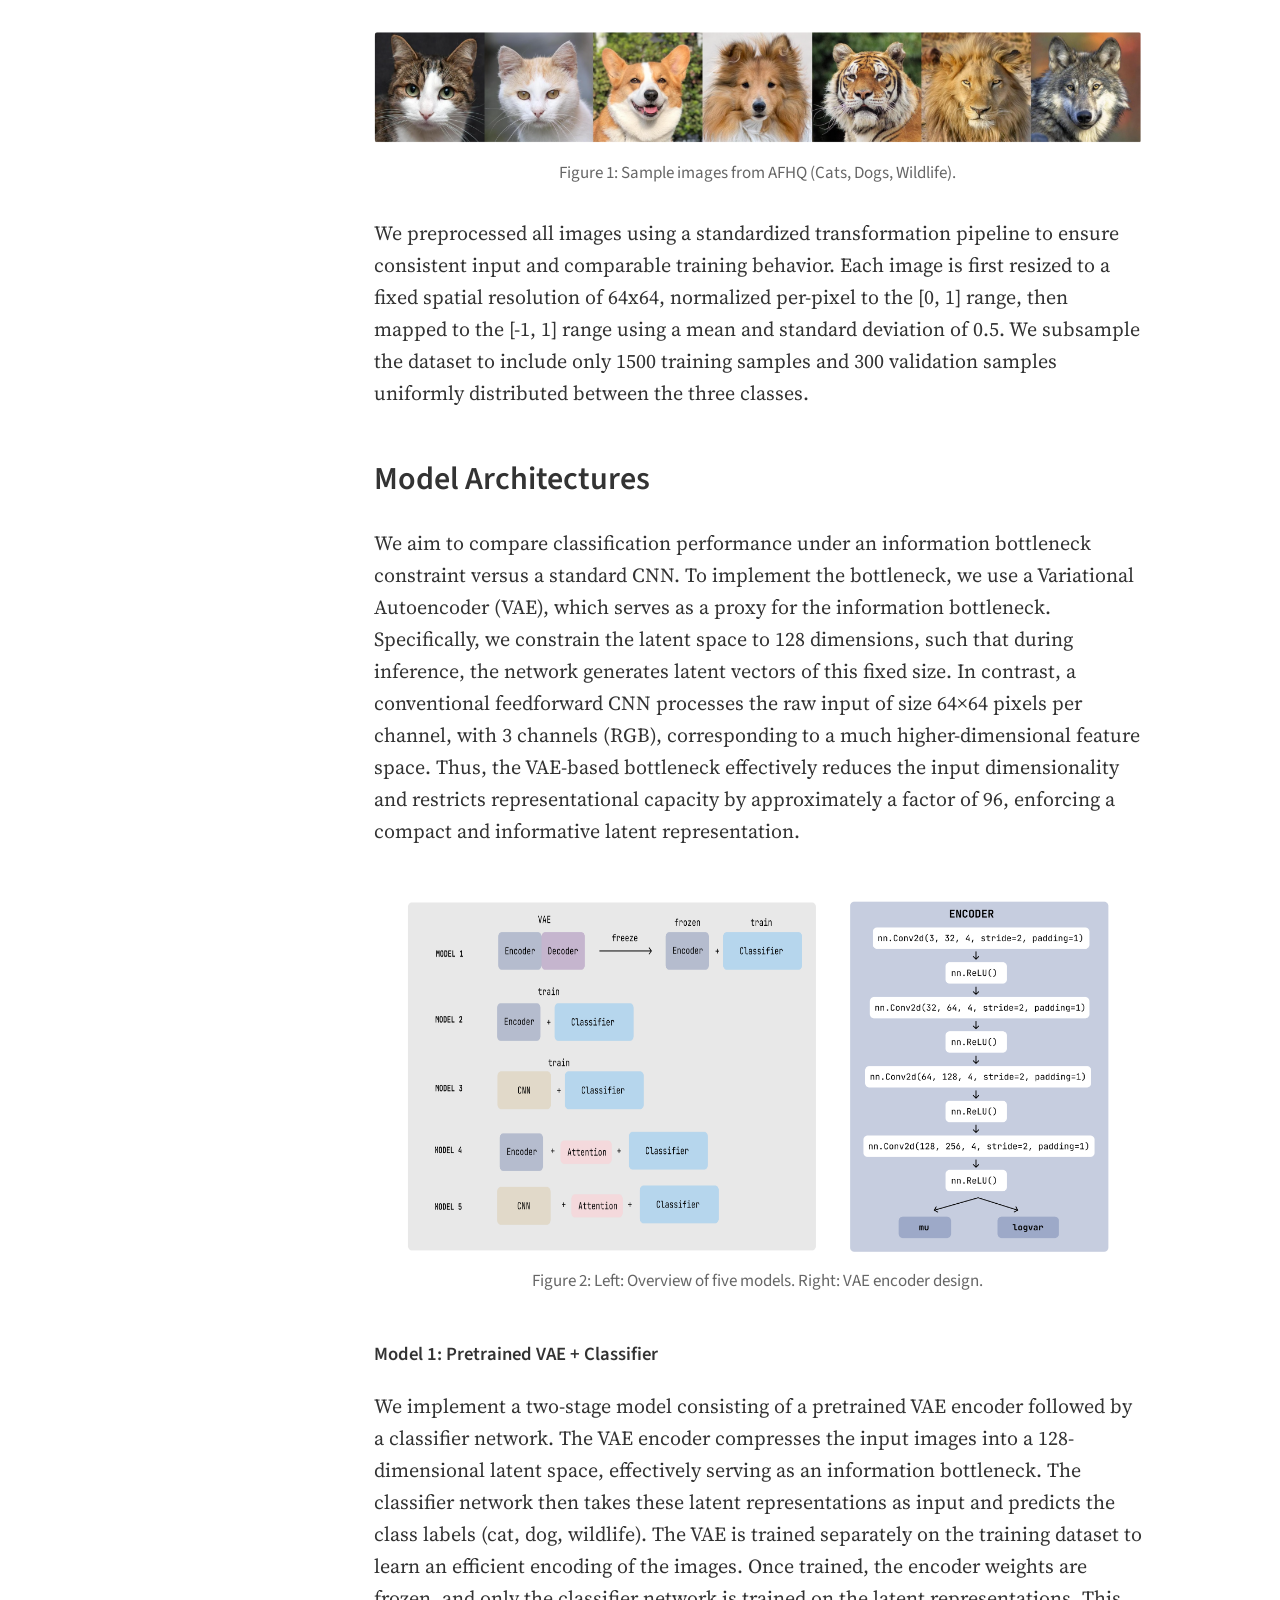
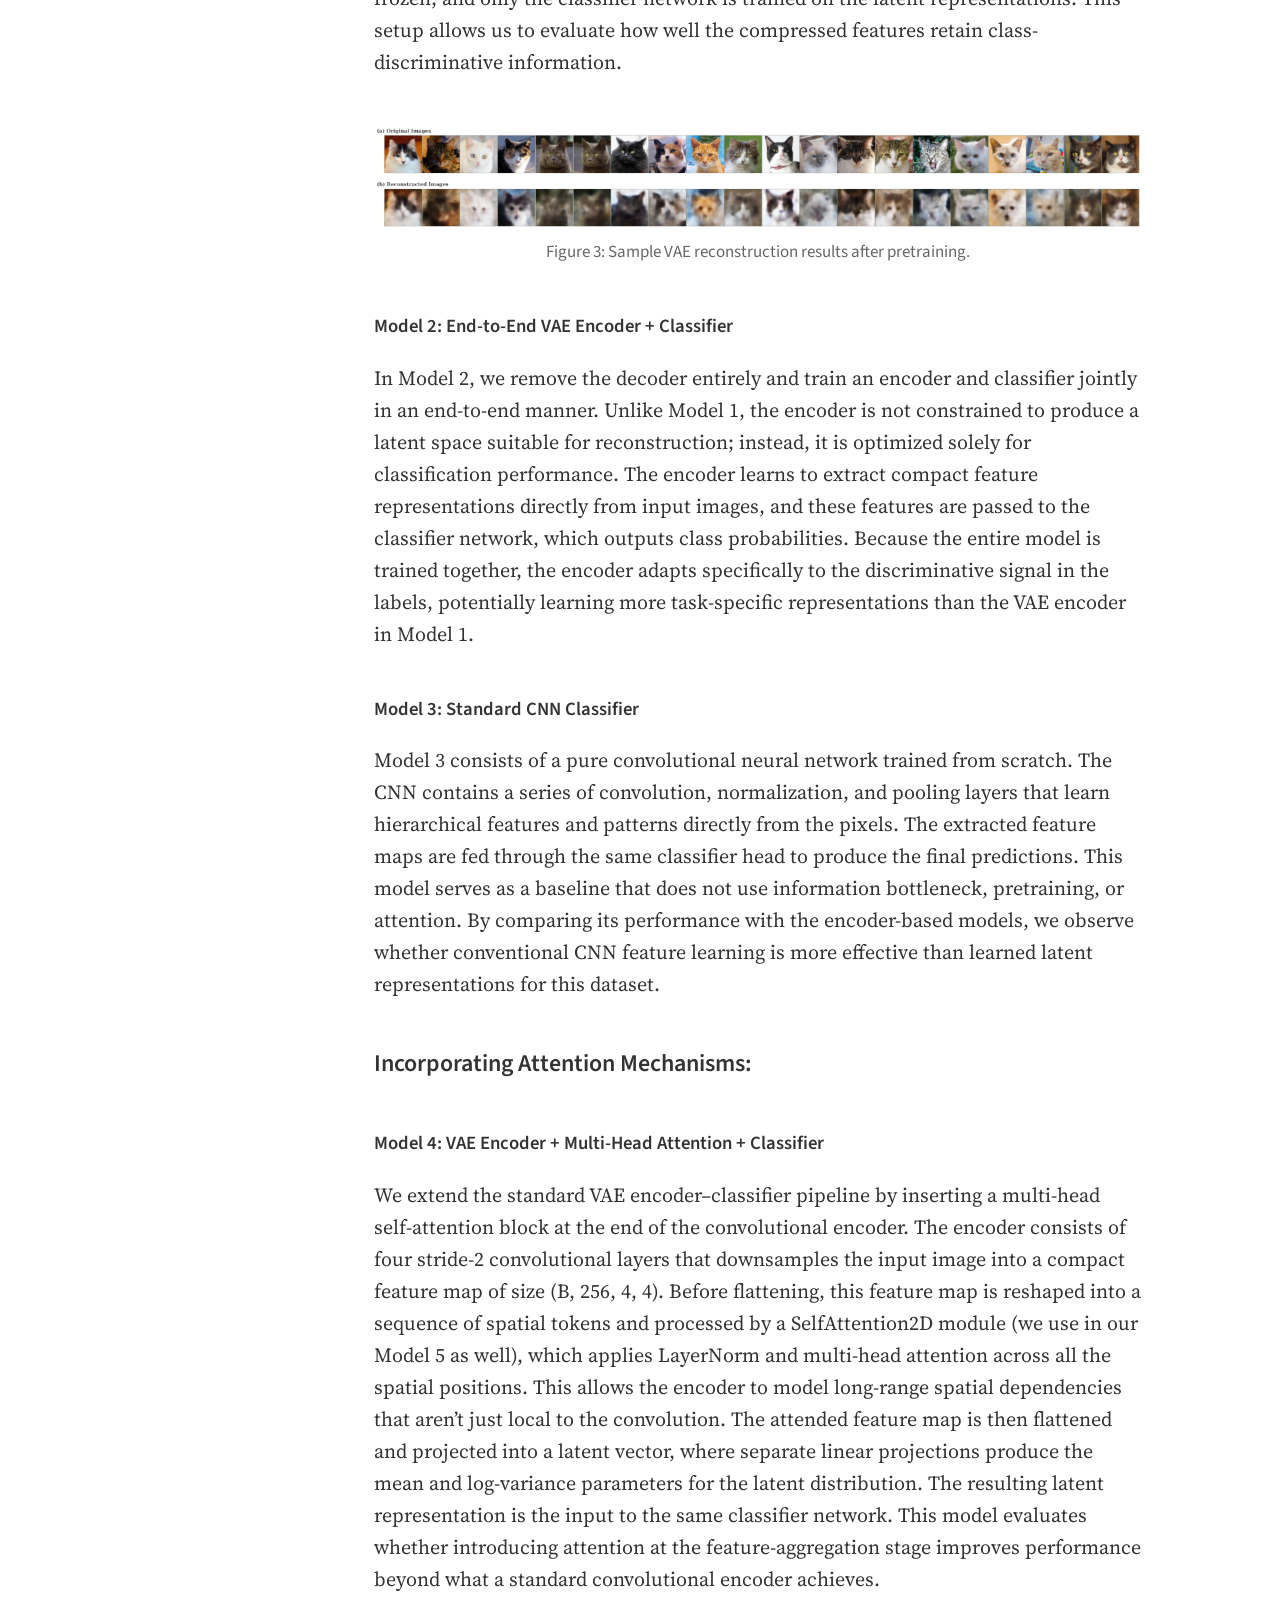
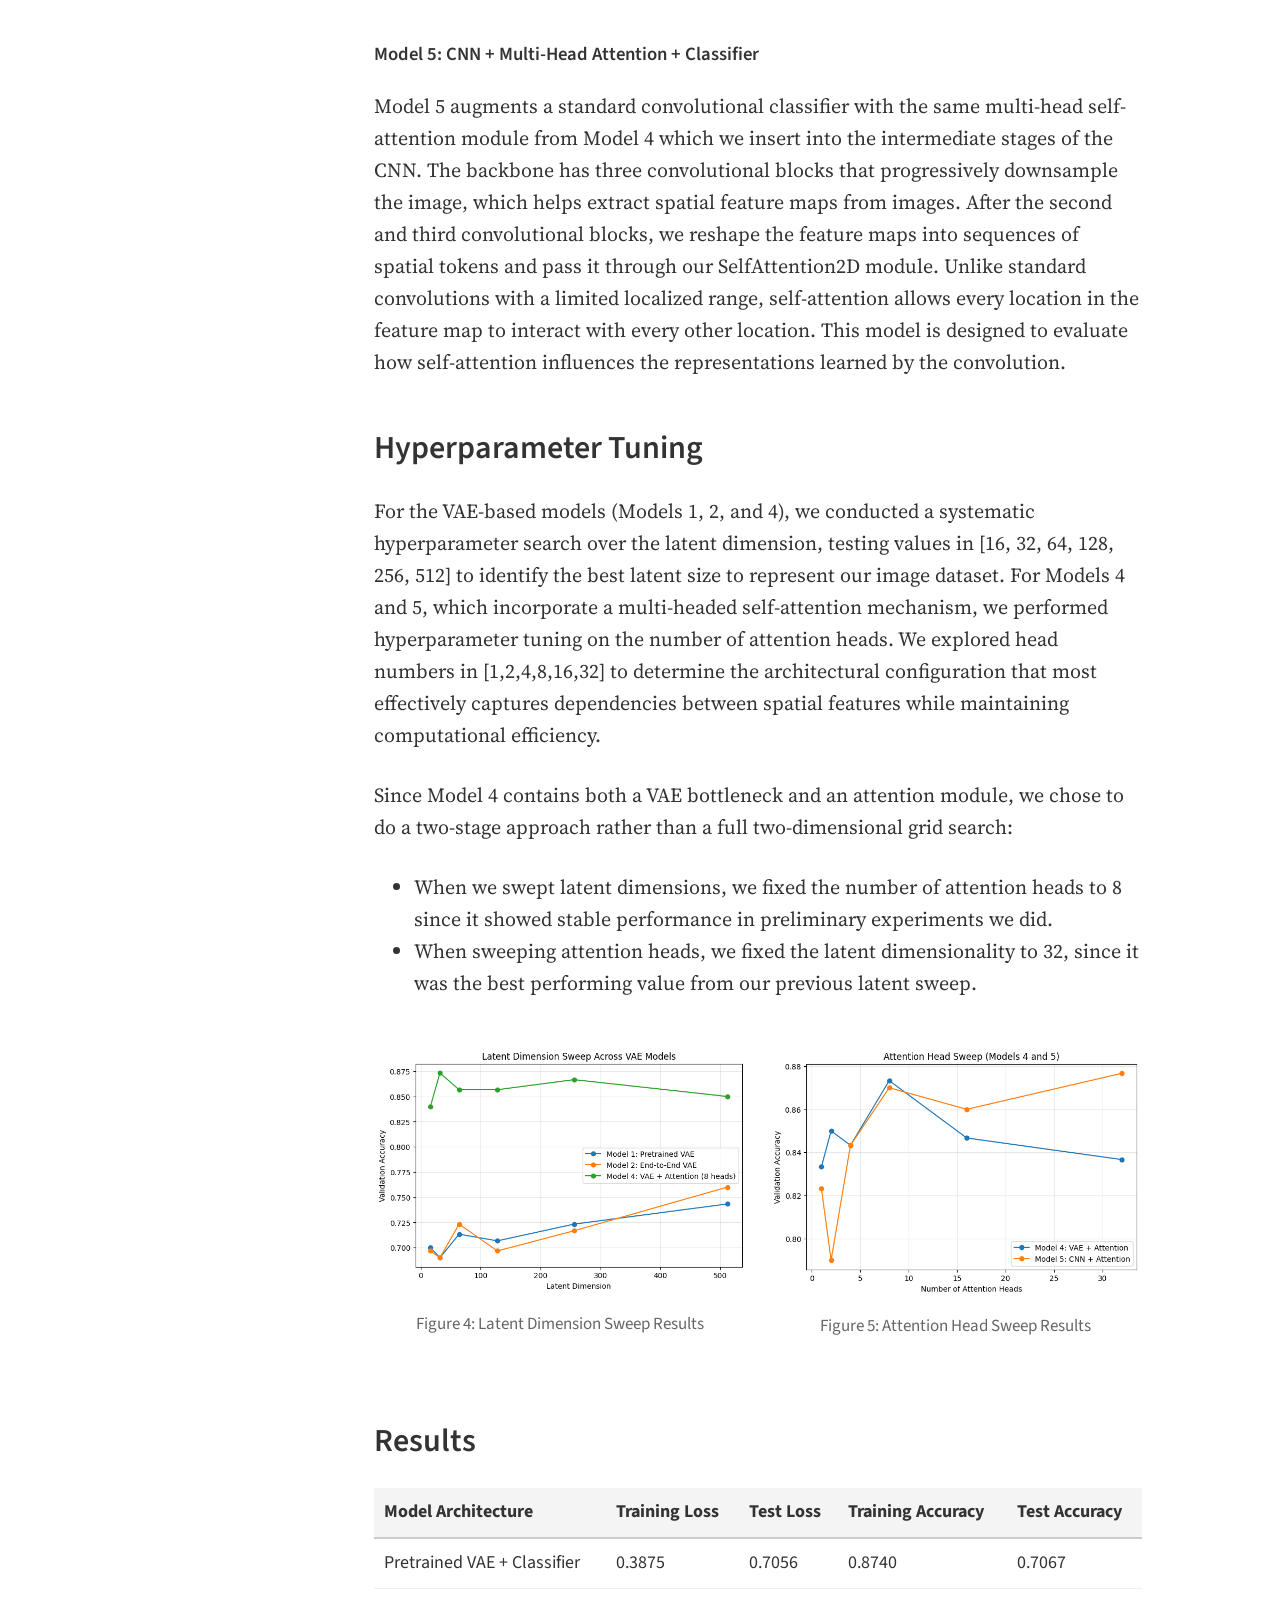
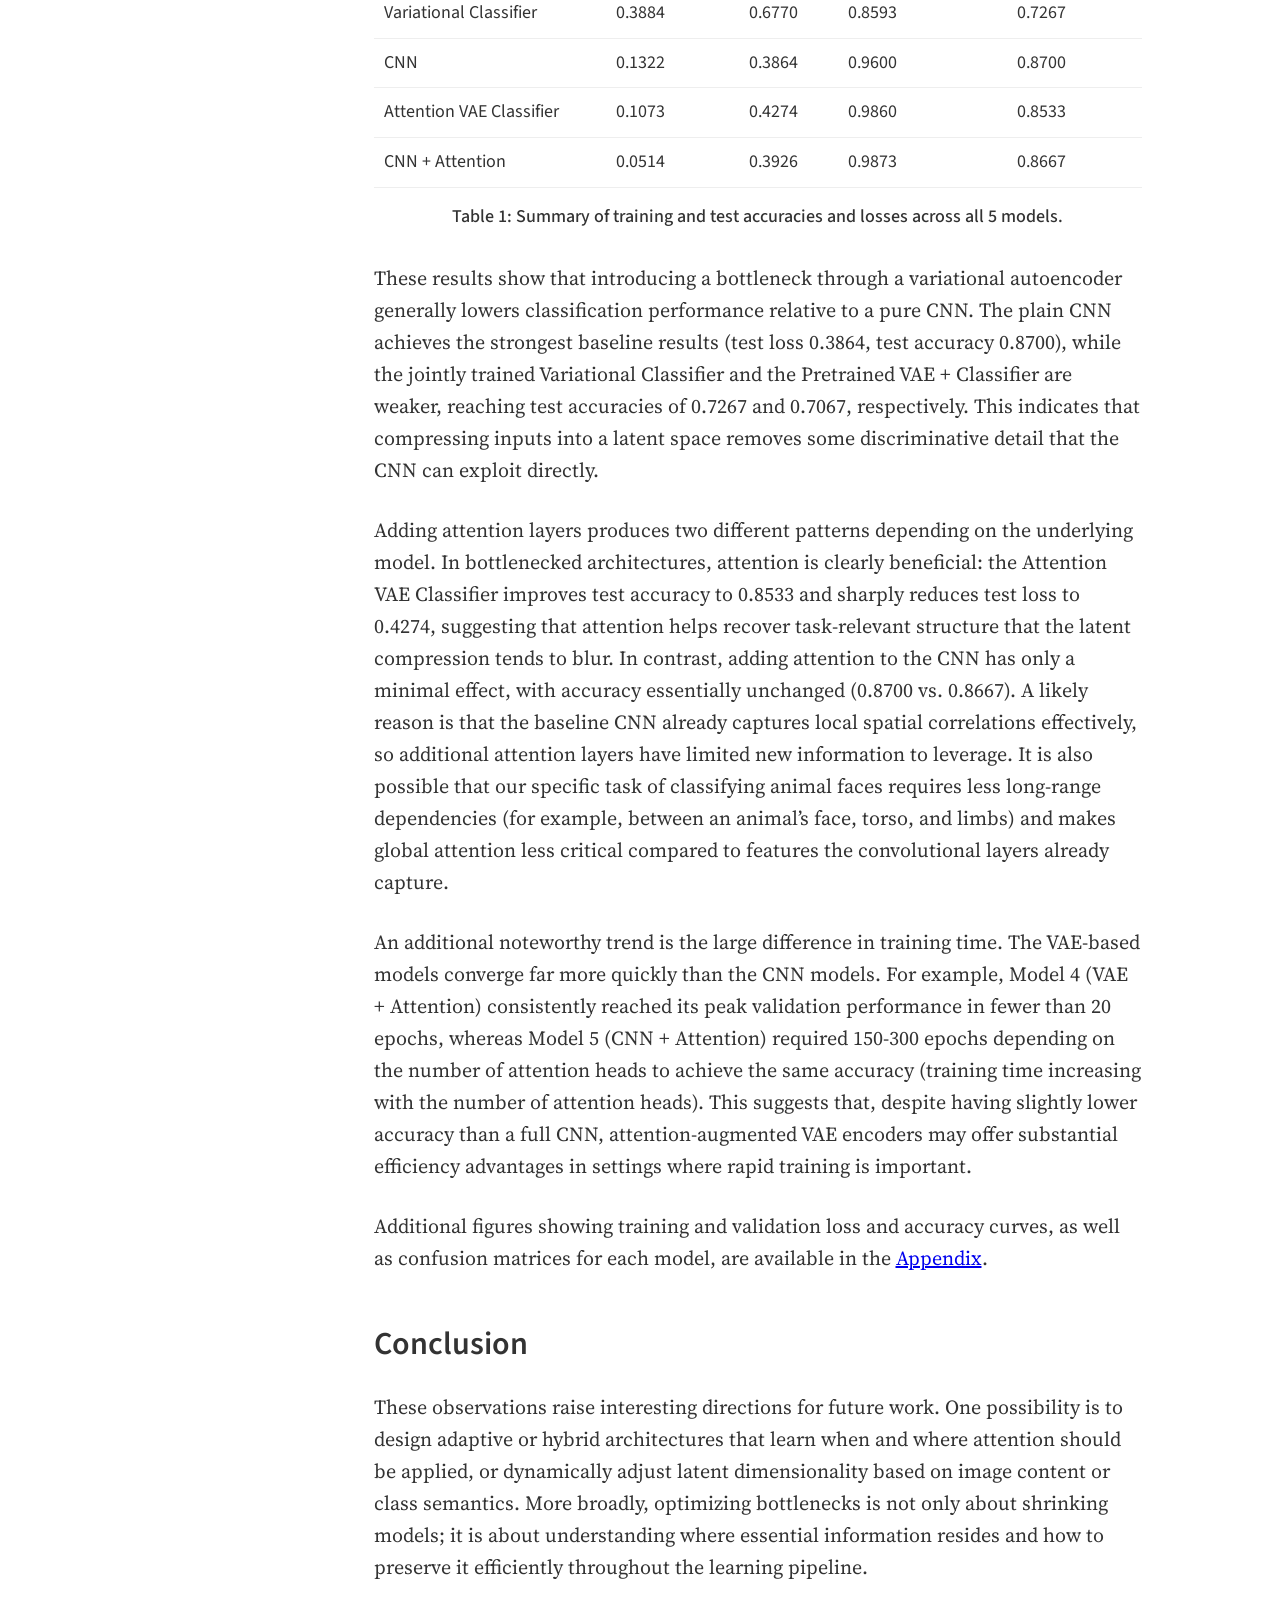
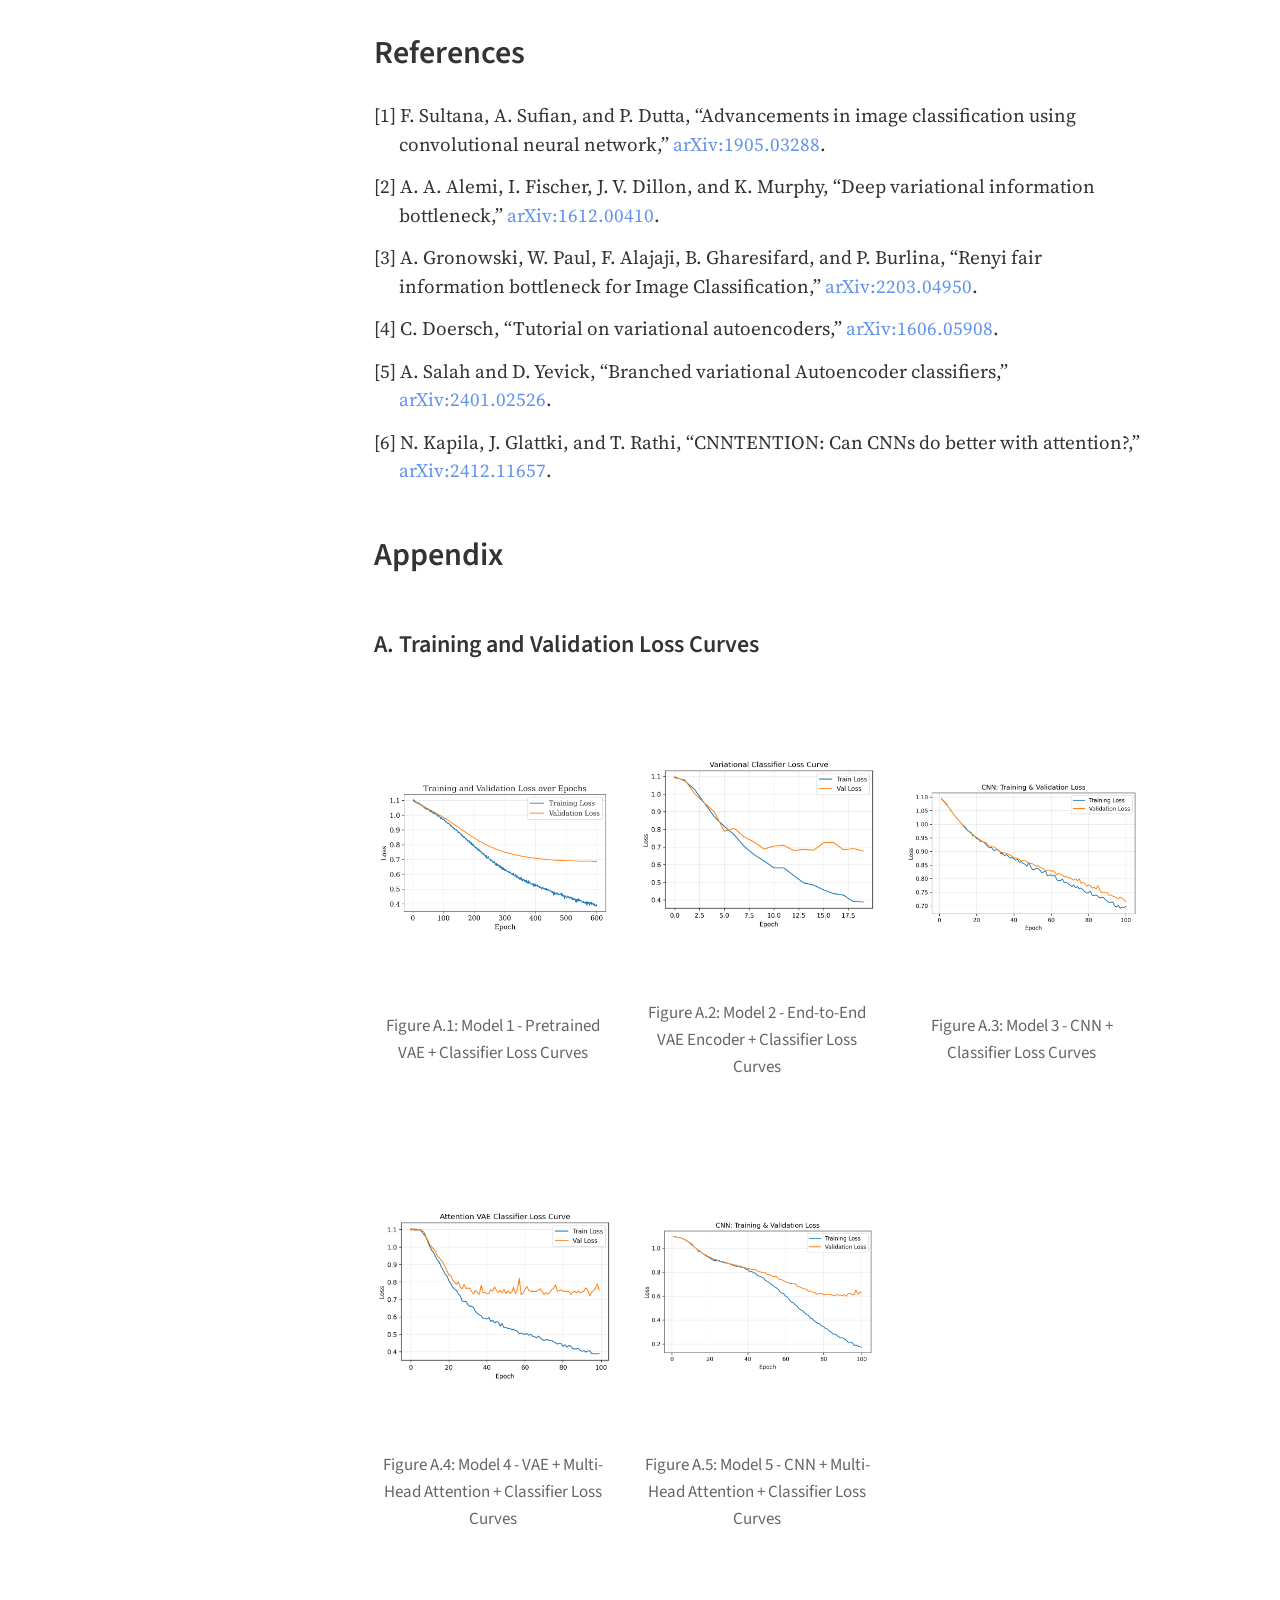
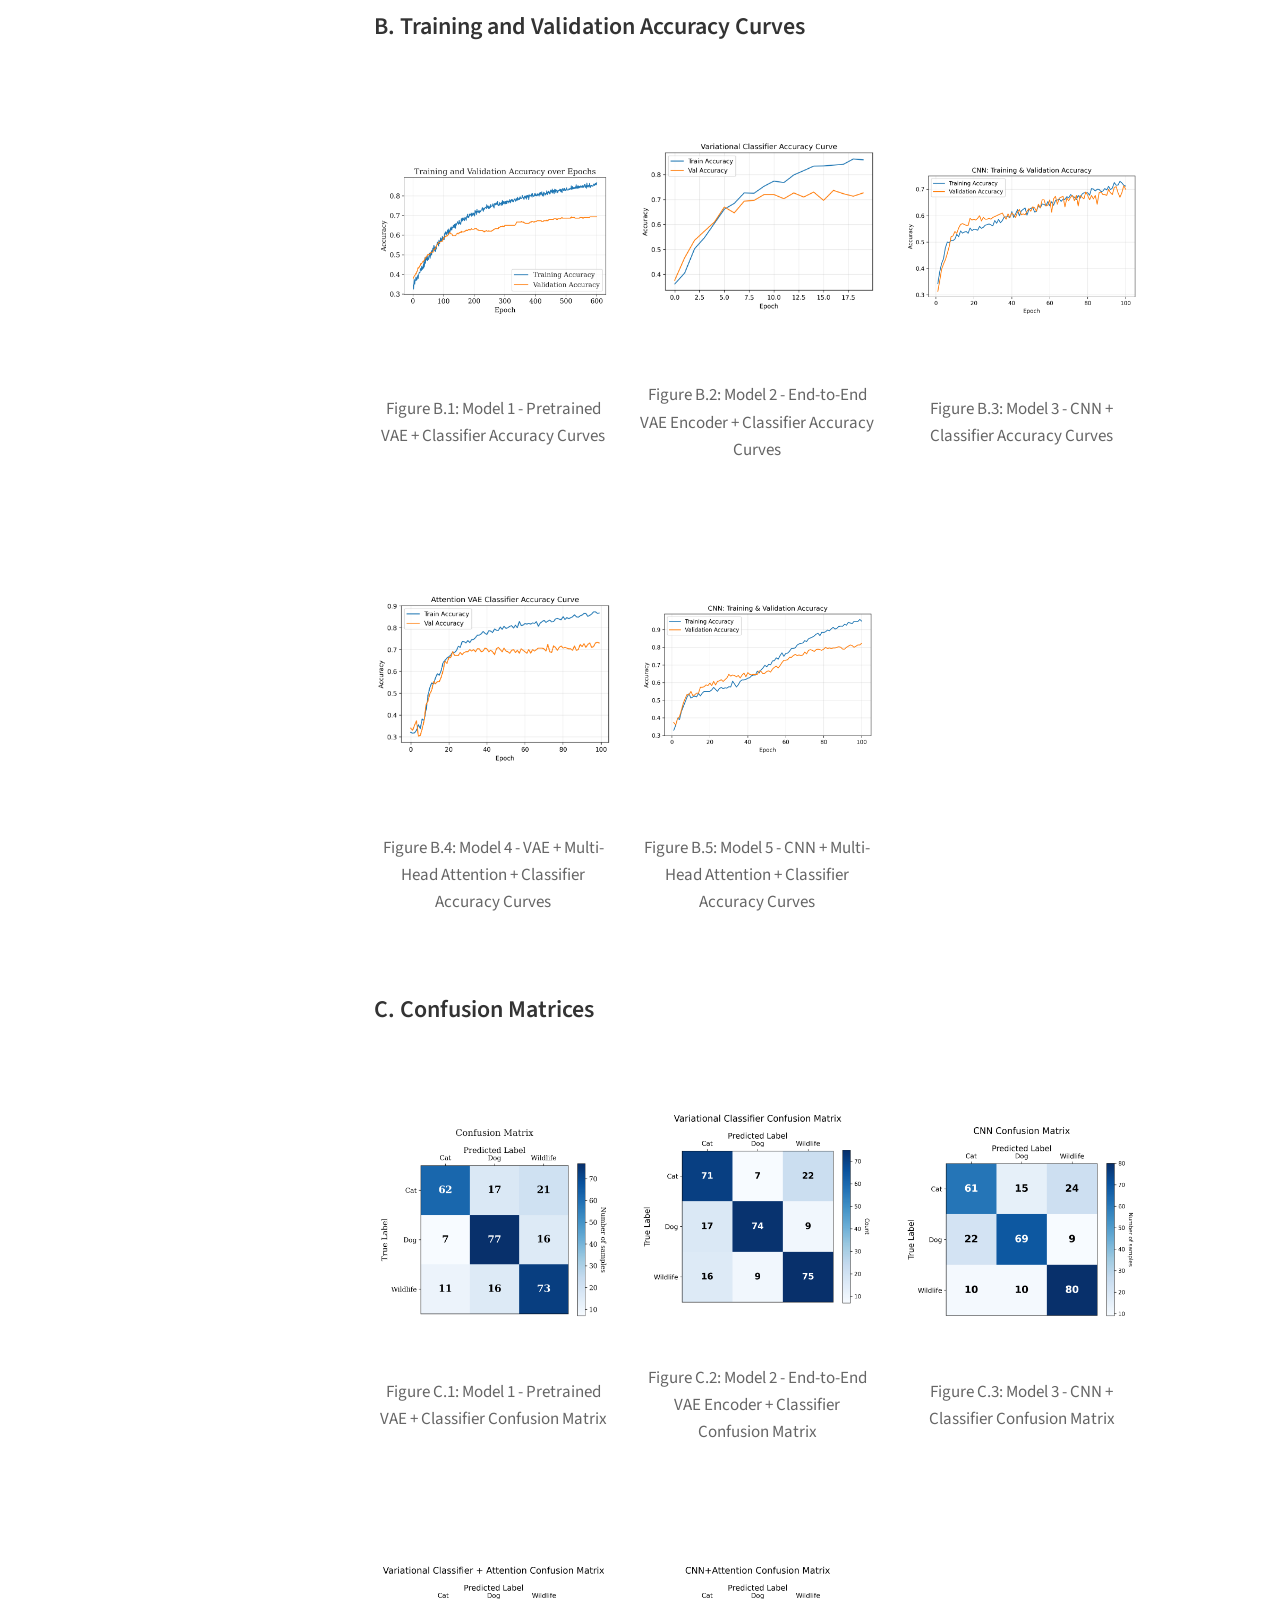
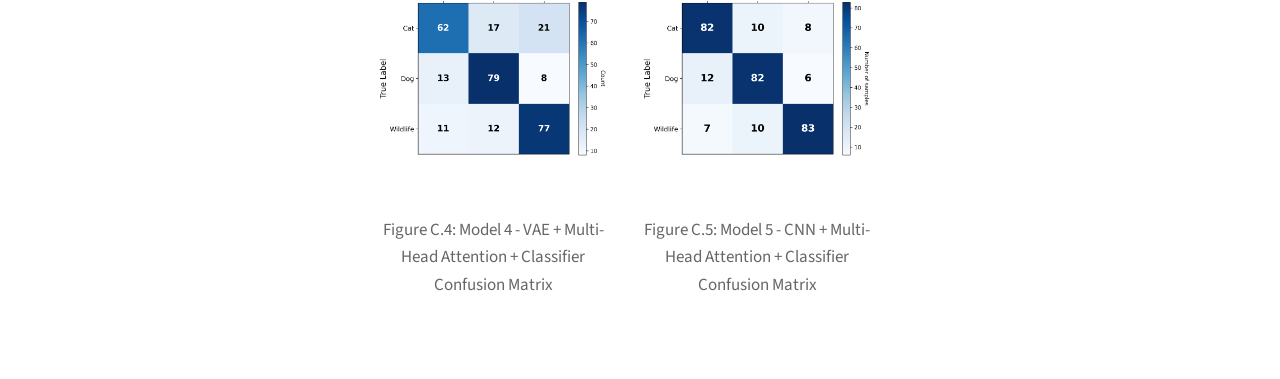
<file: projects/vae_bottleneck/index.html>
<!DOCTYPE html>
<html>
<head>
<link type="image/png" sizes="96x96" rel="icon" href="cat_icon.png">
<meta charset="UTF-8">
<title>VAE Bottleneck for Image Classification</title>

<link href="https://fonts.googleapis.com/css2?family=Source+Serif+Pro:wght@400;600&family=Source+Sans+Pro:wght@300;400;600&display=swap" rel="stylesheet">

<style>

body {
    background: #ffffff;
    margin: 0;
    padding: 0;
    font-family: "Source Serif Pro", Georgia, serif;
    color: #333;
    line-height: 1.6;
}

h1, h2, h3 {
    font-family: "Source Sans Pro", Arial, sans-serif;
    font-weight: 600;
    margin-top: 45px;
}

p {
    font-size: 20px;
    margin-bottom: 28px;
}

ul {
    font-size: 20px;
    margin-bottom: 28px;
}

/* References */ 

.references p {
    text-indent: -25px;
    padding-left: 25px;
    font-size: 18px;
    margin: 14px 0;
    line-height: 1.65;
    font-family: "Source Serif Pro", Georgia, serif;
    font-size: 19px;
}

#references ol {
    list-style-type: none; 
    padding-left: 0; 
}

#references li {
    margin: 14px 0;
    line-height: 1.5; 
    text-indent: -25px; 
    padding-left: 25px; 
    font-size: 19px;
    font-family: "Source Serif Pro", Georgia, serif;
}

#references a {
    color: cornflowerblue; 
    text-decoration: none;
}

#references a:hover {
    text-decoration: underline;
}

/* header */

.header {
    width: 100%;
    text-align: center;
    margin-top: 70px;
    margin-bottom: 20px;
}

.header-title {
    font-size: 40px;
    font-weight: 600;
    margin-bottom: 12px;
    font-family: "Source Sans Pro", sans-serif;
}

.header-subtitle {
    font-size: 22px;
    color: #777;
    margin-bottom: 15px;
    margin-left: 15%; 
    margin-right: 15%;
}

/* Info box below header */

.info-box {
    display: flex;
    justify-content:space-evenly;
    border-top: 1px solid #eee;
    border-bottom: 1px solid #eee;
    padding: 15px 0;
    font-family: "Source Sans Pro", sans-serif;
}

.info-column {
    flex: 1;
    text-align: center;
}

.info-column b {
    display: block;
    margin-bottom: 6px;
    font-weight: 600;
    font-size: 14px;
}

.info-column span {
    font-size: 18px;
    line-height: 1.4;
}

.names {
    display: flex; 
    flex-direction: row; 
    justify-content:space-evenly; 
}

/* MAIN */

.layout {
    display: flex;
    justify-content: center;
    width: 100%;
}

.sidebar {
    width: 200px;
    padding-top: 120px;
    padding-left: 35px;
    position: sticky;
    height: 100vh;
    top: 0;
    font-family: "Source Sans Pro", sans-serif;
}

.sidebar b {
    font-size: 18px;
}

.sidebar a {
    display: block;
    margin-top: 14px;
    color: #555;
    font-size: 16px;
    text-decoration: none;
}

.sidebar a:hover {
    color: #000;
}

/* Main content */
.main-content {
    width: 60%;
    max-width: 900px;
    padding-top: 10px;
    padding-bottom: 20px;
}

/* Images */

img {
    max-width: 100%;
    border-radius: 6px;
    margin-top: 20px;
}

.dataset_img {
    border-radius: 6px;
}

.caption {
    font-family: "Source Sans Pro", sans-serif;
    font-size: 17px;
    color: #666;
    text-align: center;
    margin-top: 8px;
    margin-bottom: 30px;
}

.image-row {
    display: flex;
    justify-content: center;
    gap: 22px;
    margin-top: 25px;
    margin-bottom: 10px;
}

.sub-img {
    flex: 1; 
    text-align: center;
}

.models_img {
    width: 55%;
}

.encoder_img {
    width: 35%;
}

/* In-text citation style */
a.cite {
    color: #0055aa;
    text-decoration: none;
    font-weight: 600;
}

a.cite:hover {
    text-decoration: underline;
}

/* results table */ 
.results-table {
    width: 100%;
    border-collapse: collapse;
    margin-top: 20px;
    font-size: 18px;
    font-family: "Source Sans Pro", sans-serif;
}

.results-table th {
    background: #f4f4f4;
    padding: 10px;
    border-bottom: 2px solid #ccc;
    text-align: left;
}

.results-table td {
    padding: 10px;
    border-bottom: 1px solid #eee;
}

.results-table tr:hover {
    background: #fafafa;
}

.results-table caption {
    caption-side: bottom;
    font-size: 18px;
    font-weight: 500;
    margin-top: 15px; 
    margin-bottom: 10px;
    text-align: center;
    font-family: "Source Sans Pro", sans-serif;
}

/* Appendix */ 
.appendix-grid {
    display: grid;
    grid-template-columns: repeat(3, 1fr);
    gap: 25px;
    margin-top: 20px;
    margin-bottom: 30px;
    justify-items:center;
    align-items: center;
}

.appendix-item {
    text-align: center;
    justify-self:center;
}

.appendix-item img {
    width: 100%;
    height: 280px;
    object-fit: contain;
    background: white;
}

</style>
</head>


<body>

<!-- Header --> 

<div class="header">
    <div class="header-title">
        Information Compression and Attention Mechanisms in Image Classification
    </div>
    <div class="header-subtitle">
        How does compressing images through a VAE latent bottleneck affect downstream classification accuracy, 
        and can attention mitigate this loss?
    </div>
</div>

<div class="info-box">
    <div class="info-column">
        
        <span>6.7960 Final Project, MIT</span>
        <br>
        <div class="names">
            <div>Angela Yuan</div> 
            <div> Selinna Lin</div> 
        </div> 
    </div>
</div>


<div class="layout">

    <!-- sidebar -->
    <div class="sidebar">
        <b>Contents</b><br><br>
        <a href="#intro">Introduction</a>
        <a href="#related">Related Work</a>
        <a href="#dataset">Dataset</a>
        <a href="#models">Model Architectures</a>
        <a href="#hyperparameters">Hyperparameters</a>
        <a href="#results">Results</a>
        <a href="#conclusion">Conclusion</a>
        <a href="#references">References</a>
        <a href="#appendix">Appendix</a>
    </div>


    <!-- actual stuff -->
    <div class="main-content">

        <h1 id="intro">Introduction</h1>
        <p>
        Modern image classification systems are increasingly deployed on resource-constrained devices, such as robots, embedded systems and mobile devices. To accommodate these constraints, models often incorporate information bottlenecks, which limit the amount of information that can flow through certain layers of the network. While these bottlenecks help reduce model size and computational requirements, they may also impact classification performance. In this study, we investigate the trade-offs associated with implementing information bottlenecks in image classification models. We aim to quantify the performance degradation, if any, that results from these bottlenecks and explore strategies to mitigate their effects. In this study, we focus on comparing the performance of VAE and CNN models on the Kaggle dataset Animal Faces-HQ (AFHQ) dataset for image classification. We are using VAE models as a proxy for architectures with information bottlenecks, and CNN models as a baseline without bottlenecks. We further investigate how attention may help mitigate the performance degradation caused by information bottlenecks  and potentially achieve similar levels of out-of-sample accuracy with a faster convergence rate and fewer number of epochs. This approach not only offers a way to maintain accuracy under tight resource bottleneck constraints, but also provides insight into how modern architectures balance compression, expressivity, and training efficiency for downstream classification tasks.
        </p>

        <h2 id="related">Related Work</h2>
        <p>
        Research on image classification has traditionally been on convolutional neural networks (CNNs), which remains the dominant architecture for visual recognition tasks due to their ability to extract hierarchical spatial information efficiently. Architectural advances such as deeper networks, improved normalization, and optimized convolutional blocks have pushed CNN performance forward <a href="#ref1">[1]</a>. However, these models have a high computational cost for the rich representational capacity it requires. 
        </p>
        <p>
        What happens if we deliberately restrict a model’s internal representation to enforce compact features? The Information Bottleneck principle is about preserving information about the label while discarding irrelevant details of the input. The Variational Information Bottleneck (VIB) <a href="#ref2">[2]</a> demonstrates that optimizing a loss of the following form can improve generalization by constraining the latent space: 
        </p>
        <p>
        <math xmlns="http://www.w3.org/1998/Math/MathML" display="block">
        <mrow>
            <mi>ℒ</mi>
            <mo>=</mo>
            <mrow>
            <msub>
                <mo>𝔼</mo>
                <mrow>
                <mi>q</mi>
                <mo>(</mo>
                    <mi>z</mi>
                    <mo>|</mo>
                    <mi>x</mi>
                <mo>)</mo>
                </mrow>
            </msub>
            <mo>[</mo>
            <mo>-</mo>
            <mi>log</mi>
            <mo>(</mo>
                <mi>q</mi>
                <mo>(</mo>
                <mi>y</mi>
                <mo>|</mo>
                <mi>z</mi>
                <mo>)</mo>
            <mo>)</mo>
            <mo>]</mo>
            </mrow>

            <mo>+</mo>

            <mrow>
            <mi>β</mi>
            <mo>⋅</mo>
            <mi>KL</mi>
            <mo>(</mo>
                <mrow>
                <mi>q</mi>
                <mo>(</mo>
                    <mi>z</mi>
                    <mo>|</mo>
                    <mi>x</mi>
                <mo>)</mo>
                </mrow>
            <mo>‖</mo>
                <mrow>
                <mi>p</mi>
                <mo>(</mo>
                    <mi>z</mi>
                <mo>)</mo>
                </mrow>
            <mo>)</mo>
            </mrow>
        </mrow>
        </math>
        </p>
        <p>
        Our end-to-end variational classifier (Model 2) is directly inspired by this formulation. More recent variations, such as the Renyi Fair Information bottleneck <a href="#ref3">[3]</a> extend the IB framework to incorporate fairness constraints while still learning compressed latent representations. The idea of ignoring as many details of the input as possible while still performing the given task well is applicable to not just image classification but also a lot of other use cases. 
        </p>
        <p>
        Variational Autoencoders (VAEs) also impose a learned latent bottleneck, but the objective is to reconstruct rather than classify. As mentioned in a tutorial <a href="#ref4">[4]</a> we referred to, VAEs are fundamentally generative models, therefore VAEs encode details necessary for reconstruction, meaning that the resulting latent space might not be fully optimized for discriminative tasks. One approach to addressing this was with Branched VAE <a href="#ref5">[5]</a>, which adds a supervised classifier branch and a classification loss term to separate classes within the latent space. Their results show large accuracy improvements on MNIST from 67% to 97%, emphasizing a broader point that without explicit discriminative guidance, VAE bottlenecks lose class-relevant information, which aligns with our findings that VAE-based classifiers underperform CNNs unless strengthened by additional mechanisms. 
        </p>
        <p>
        On the other hand, CNNtention also evaluates whether inserting attention blocks into CNN backbones will improve classification accuracy, and results show that the gains depend strongly on where attention is applied and what the task entails <a href="#ref6">[6]</a>. 
        </p>
        <p>
        While prior work has extensively studied CNNs, VAEs, information bottlenecks, and attention mechanisms individually, these threads of research rarely intersect in a controlled experimental setting. In particular, we found no studies that directly compare CNNs, VAEs, and their attention-augmented variants side-by-side on the same dataset, under identical training conditions, to examine how latent compression influences downstream classification or how attention can compensate for information loss, and what computational trade-offs this added mechanism might introduce. Existing papers typically evaluate these architectures in isolation, focus on generative quality rather than discriminative performance, or apply attention to CNNs without considering bottlenecked models. Our work fills this gap by framing the problem through the lens of the Information Bottleneck principle using VAE imposed bottleneck and providing a systematic empirical analysis of how architectural capacity, latent dimensionality, and attention interact. This unified comparison offers new insight into when attention meaningfully improves performance, while also revealing trade-offs in training efficiency. 
        </p>

        <h2 id="dataset">Dataset</h2>
        <p>
        We used the Kaggle dataset Animal-Faces-HQ (AFHQ) for this study, consisting of 16130 high-resolution images of three classes/domains: cat, dog, and wildlife, each at 512x512 resolution. Our task is to explore the classification accuracy and training time behavior when we impose dimension bottlenecks and information constraints such as those in deep learning architectures like VAEs. 
        </p>

        <img class="dataset_img" src="figures/dataset_preview.png">
        <p class="caption">Figure 1: Sample images from AFHQ (Cats, Dogs, Wildlife).</p>

        <p>
        We preprocessed all images using a standardized transformation pipeline to ensure consistent input and comparable training behavior. Each image is first resized to a fixed spatial resolution of 64x64, normalized per-pixel to the [0, 1] range, then mapped to the [-1, 1] range using a mean and standard deviation of 0.5. We subsample the dataset to include only 1500 training samples and 300 validation samples uniformly distributed between the three classes. 
        </p>

        <h1 id="models">Model Architectures</h1>

        <p>
        We aim to compare classification performance under an information bottleneck constraint versus a standard CNN. To implement the bottleneck, we use a Variational Autoencoder (VAE), which serves as a proxy for the information bottleneck. Specifically, we constrain the latent space to 128 dimensions, such that during inference, the network generates latent vectors of this fixed size. In contrast, a conventional feedforward CNN processes the raw input of size 64×64 pixels per channel, with 3 channels (RGB), corresponding to a much higher-dimensional feature space. Thus, the VAE-based bottleneck effectively reduces the input dimensionality and restricts representational capacity by approximately a factor of 96, enforcing a compact and informative latent representation.  
        </p>

        <div class="image-row">
            <img class="models_img" src="figures/5 models_figma.png">
            <img class="encoder_img" src="figures/Encoder_figma.png">
        </div>
        <p class="caption">Figure 2: Left: Overview of five models. Right: VAE encoder design.</p>

        <h3>Model 1: Pretrained VAE + Classifier</h3>
        <p>
        We implement a two-stage model consisting of a pretrained VAE encoder followed by a classifier network. The VAE encoder compresses the input images into a 128-dimensional latent space, effectively serving as an information bottleneck. The classifier network then takes these latent representations as input and predicts the class labels (cat, dog, wildlife). The VAE is trained separately on the training dataset to learn an efficient encoding of the images. Once trained, the encoder weights are frozen, and only the classifier network is trained on the latent representations. This setup allows us to evaluate how well the compressed features retain class-discriminative information.
        </p>

        <div class="image-row">
            <img src="figures/exp 1 (pretrained VAE)/vae_recon_val.png">
        </div>
        <p class="caption">Figure 3: Sample VAE reconstruction results after pretraining.</p>

        <h3>Model 2: End-to-End VAE Encoder + Classifier </h3>
        <p>
        In Model 2, we remove the decoder entirely and train an encoder and classifier jointly in an end-to-end manner. Unlike Model 1, the encoder is not constrained to produce a latent space suitable for reconstruction; instead, it is optimized solely for classification performance. The encoder learns to extract compact feature representations directly from input images, and these features are passed to the classifier network, which outputs class probabilities. Because the entire model is trained together, the encoder adapts specifically to the discriminative signal in the labels, potentially learning more task-specific representations than the VAE encoder in Model 1.
        </p>

        <h3>Model 3: Standard CNN Classifier</h3>
        <p>
        Model 3 consists of a pure convolutional neural network trained from scratch. The CNN contains a series of convolution, normalization, and pooling layers that learn hierarchical features and patterns directly from the pixels. The extracted feature maps are fed through the same classifier head to produce the final predictions. This model serves as a baseline that does not use information bottleneck, pretraining, or attention. By comparing its performance with the encoder-based models, we observe whether conventional CNN feature learning is more effective than learned latent representations for this dataset.
        </p>

        <h2> Incorporating Attention Mechanisms: </h2>
        <h3>Model 4: VAE Encoder + Multi-Head Attention + Classifier</h3>
        <p>
        We extend the standard VAE encoder–classifier pipeline by inserting a multi-head self-attention block at the end of the convolutional encoder. The encoder consists of four stride-2 convolutional layers that downsamples the input image into a compact feature map of size (B, 256, 4, 4). Before flattening, this feature map is reshaped into a sequence of spatial tokens and processed by a SelfAttention2D module (we use in our Model 5 as well), which applies LayerNorm and multi-head attention across all the spatial positions. This allows the encoder to model long-range spatial dependencies that aren’t just local to the convolution. The attended feature map is then flattened and projected into a latent vector, where separate linear projections produce the mean and log-variance parameters for the latent distribution. The resulting latent representation is the input to the same classifier network. This model evaluates whether introducing attention at the feature-aggregation stage improves performance beyond what a standard convolutional encoder achieves.
        </p>

        <h3>Model 5: CNN + Multi-Head Attention + Classifier</h3>
        <p>
        Model 5 augments a standard convolutional classifier with the same multi-head self-attention module from Model 4 which we insert into the intermediate stages of the CNN. The backbone has three convolutional blocks that progressively downsample the image, which helps extract spatial feature maps from images. After the second and third convolutional blocks, we reshape the feature maps into sequences of spatial tokens and pass it through our SelfAttention2D module. Unlike standard convolutions with a limited localized range, self-attention allows every location in the feature map to interact with every other location. This model is designed to evaluate how self-attention influences the representations learned by the convolution. 
        </p>

        <h1 id="hyperparameters">Hyperparameter Tuning</h1>
        <p>
        For the VAE-based models (Models 1, 2, and 4), we conducted a systematic hyperparameter search over the latent dimension, testing values in [16, 32, 64, 128, 256, 512] to identify the best latent size to represent our image dataset. For Models 4 and 5, which incorporate a multi-headed self-attention mechanism, we performed hyperparameter tuning on the number of attention heads. We explored head numbers in [1,2,4,8,16,32] to determine the architectural configuration that most effectively captures dependencies between spatial features while maintaining computational efficiency. 
        </p>
        <p>
        Since Model 4 contains both a VAE bottleneck and an attention module, we chose to do a two-stage approach rather than a full two-dimensional grid search: 
        </p>
        <ul>
            <li>When we swept latent dimensions, we fixed the number of attention heads to 8 since it showed stable performance in preliminary experiments we did. </li>
            <li>When sweeping attention heads, we fixed the latent dimensionality to 32, since it was the best performing value from our previous latent sweep. </li> 
        </ul>
        <div class="image-row">
            <div class="sub-img">
                <img src="figures/hyperparameters/latent-sweep.png" alt="Latent Dimension Sweep Results">
                <p class="caption">Figure 4: Latent Dimension Sweep Results</p>
            </div>
            <div class="sub-img">
                <img src="figures/hyperparameters/attention-sweep.png" alt="Attention Head Sweep Results">
                <p class="caption">Figure 5: Attention Head Sweep Results</p>
            </div>
        </div>

        <h1 id="results">Results</h1>
        <table class="results-table">
            <caption>Table 1: Summary of training and test accuracies and losses across all 5 models. </caption>
            <tr>
                <th>Model Architecture</th>
                <th>Training Loss</th>
                <th>Test Loss</th>
                <th>Training Accuracy</th>
                <th>Test Accuracy</th>
            </tr>

            <tr>
                <td>Pretrained VAE + Classifier</td>
                <td>0.3875</td>
                <td>0.7056</td>
                <td>0.8740</td>
                <td>0.7067</td>
            </tr>

            <tr>
                <td>Variational Classifier</td>
                <td>0.3884</td>
                <td>0.6770</td>
                <td>0.8593</td>
                <td>0.7267</td>
            </tr>

            <tr>
                <td>CNN</td>
                <td>0.1322</td>
                <td>0.3864</td>
                <td>0.9600</td>
                <td>0.8700</td>
            </tr>

            <tr>
                <td>Attention VAE Classifier</td>
                <td>0.1073</td>
                <td>0.4274</td>
                <td>0.9860</td>
                <td>0.8533</td>
            </tr>

            <tr>
                <td>CNN + Attention</td>
                <td>0.0514</td>
                <td>0.3926</td>
                <td>0.9873</td>
                <td>0.8667</td>
            </tr>
        </table>
        <p>These results show that introducing a bottleneck through a variational autoencoder generally lowers classification performance relative to a pure CNN. The plain CNN achieves the strongest baseline results (test loss 0.3864, test accuracy 0.8700), while the jointly trained Variational Classifier and the Pretrained VAE + Classifier are weaker, reaching test accuracies of 0.7267 and 0.7067, respectively. This indicates that compressing inputs into a latent space removes some discriminative detail that the CNN can exploit directly. </p>
        <p>Adding attention layers produces two different patterns depending on the underlying model. In bottlenecked architectures, attention is clearly beneficial: the Attention VAE Classifier improves test accuracy to 0.8533 and sharply reduces test loss to 0.4274, suggesting that attention helps recover task-relevant structure that the latent compression tends to blur. In contrast, adding attention to the CNN has only a minimal effect, with accuracy essentially unchanged (0.8700 vs. 0.8667). A likely reason is that the baseline CNN already captures local spatial correlations effectively, so additional attention layers have limited new information to leverage. It is also possible that our specific task of classifying animal faces requires less long-range dependencies (for example, between an animal’s face, torso, and limbs) and makes global attention less critical compared to features the convolutional layers already capture. </p>
        <p>An additional noteworthy trend is the large difference in training time. The VAE-based models converge far more quickly than the CNN models. For example, Model 4 (VAE + Attention) consistently reached its peak validation performance in fewer than 20 epochs, whereas Model 5 (CNN + Attention) required 150-300 epochs depending on the number of attention heads to achieve the same accuracy (training time increasing with the number of attention heads). This suggests that, despite having slightly lower accuracy than a full CNN, attention-augmented VAE encoders may offer substantial efficiency advantages in settings where rapid training is important. </p>
        <p>Additional figures showing training and validation loss and accuracy curves, as well as confusion matrices for each model, are available in the <a href="#appendix">Appendix</a>. </p>

        <h1 id="conclusion">Conclusion</h1>
        <p>These observations raise interesting directions for future work. One possibility is to design adaptive or hybrid architectures that learn when and where attention should be applied, or dynamically adjust latent dimensionality based on image content or class semantics. More broadly, optimizing bottlenecks is not only about shrinking models; it is about understanding where essential information resides and how to preserve it efficiently throughout the learning pipeline.</p>

        <h1 id="references">References</h1>
        <div id="references">
            <ol>
                <li id="ref1">
                    [1] F. Sultana, A. Sufian, and P. Dutta, “Advancements in image classification using convolutional neural network,” <a href ="https://arxiv.org/abs/1905.03288" target="_blank">arXiv:1905.03288</a>. 
                </li>
                <li id="ref2">
                    [2] A. A. Alemi, I. Fischer, J. V. Dillon, and K. Murphy, “Deep variational information bottleneck,” <a href="https://arxiv.org/abs/1612.00410" target="_blank">arXiv:1612.00410</a>. 
                </li>
                <li id="ref3">
                    [3] A. Gronowski, W. Paul, F. Alajaji, B. Gharesifard, and P. Burlina, “Renyi fair information bottleneck for Image Classification,” <a href="https://arxiv.org/abs/2203.04950" target="_blank">arXiv:2203.04950</a>.
                </li>
                <li id="ref4">
                    [4] C. Doersch, “Tutorial on variational autoencoders,” <a href="https://arxiv.org/abs/1606.05908" target="_blank">arXiv:1606.05908</a>.
                </li>
                <li id="ref5">
                    [5] A. Salah and D. Yevick, “Branched variational Autoencoder classifiers,” <a href="https://arxiv.org/abs/2401.02526" target="_blank">arXiv:2401.02526</a>.
                </li>
                <li id="ref6">
                    [6] N. Kapila, J. Glattki, and T. Rathi, “CNNTENTION: Can CNNs do better with attention?,” <a href="https://arxiv.org/abs/2412.11657" target="_blank">arXiv:2412.11657</a>.
                </li>
            </ol>
        </div>

        <h1 id="appendix">Appendix</h1>

        <h2>A. Training and Validation Loss Curves</h2>
        <div class="appendix-grid">
        <div class="appendix-item">
            <img src="figures/exp 1 (pretrained VAE)/vae_classifier_loss_plot.png" alt="Model 1 - Pretrained VAE + Classifier Loss Curves">
            <p class="caption">Figure A.1: Model 1 - Pretrained VAE + Classifier Loss Curves</p>
        </div>
        <div class="appendix-item">
            <img src="figures/exp 2 (joint  VAE + classifier)/joint_loss_curve.png" alt ="Model 2 - End-to-End VAE Encoder + Classifier Loss Curves">
            <p class="caption">Figure A.2: Model 2 - End-to-End VAE Encoder + Classifier Loss Curves</p>
        </div>
        <div class="appendix-item">
            <img src="figures/exp 3 (CNN)/cnn_loss_plot.png" alt="Model 3 - CNN + Classifier Loss Curves">
            <p class="caption">Figure A.3: Model 3 - CNN + Classifier Loss Curves</p>
        </div>
        <div class="appendix-item">
            <img src="figures/exp 4 (VAE + attention)/attention_vae_loss_curve.png" alt="Model 4 - VAE + Multi-Head Attention + Classifier Loss Curves">
            <p class="caption">Figure A.4: Model 4 - VAE + Multi-Head Attention + Classifier Loss Curves</p>
        </div>
        <div class="appendix-item">
            <img src="figures/exp 5 (CNN + Attention)/cnn_attention_loss_plot.png" alt="Model 5 - CNN + Multi-Head Attention + Classifier Loss Curves">
            <p class="caption">Figure A.5: Model 5 - CNN + Multi-Head Attention + Classifier Loss Curves</p>
        </div>
        </div>

        <h2>B. Training and Validation Accuracy Curves</h2>
        <div class="appendix-grid">
        <div class="appendix-item">
            <img src="figures/exp 1 (pretrained VAE)/vae_classifier_acc_plot.png" alt="Model 1 - Pretrained VAE + Classifier Accuracy Curves">
            <p class="caption">Figure B.1: Model 1 - Pretrained VAE + Classifier Accuracy Curves</p>
        </div>
        <div class="appendix-item">
            <img src="figures/exp 2 (joint  VAE + classifier)/joint_accuracy_curve.png" alt ="Model 2 - End-to-End VAE Encoder + Classifier Accuracy Curves">
            <p class="caption">Figure B.2: Model 2 - End-to-End VAE Encoder + Classifier Accuracy Curves</p>
        </div>
        <div class="appendix-item">
            <img src="figures/exp 3 (CNN)/cnn_acc_plot.png" alt="Model 3 - CNN + Classifier Accuracy Curves">
            <p class="caption">Figure B.3: Model 3 - CNN + Classifier Accuracy Curves</p>
        </div>
        <div class="appendix-item">
            <img src="figures/exp 4 (VAE + attention)/attention_vae_accuracy_curve.png" alt="Model 4 - VAE + Multi-Head Attention + Classifier Accuracy Curves">
            <p class="caption">Figure B.4: Model 4 - VAE + Multi-Head Attention + Classifier Accuracy Curves</p>
        </div>
        <div class="appendix-item">
            <img src="figures/exp 5 (CNN + Attention)/cnn_attention_acc_plot.png" alt="Model 5 - CNN + Multi-Head Attention + Classifier Accuracy Curves">
            <p class="caption">Figure B.5: Model 5 - CNN + Multi-Head Attention + Classifier Accuracy Curves</p>
        </div>
        </div>

        <h2>C. Confusion Matrices</h2>
        <div class ="appendix-grid">
        <div class="appendix-item">
            <img src="figures/exp 1 (pretrained VAE)/vae_classifier_confusion_matrix.png" alt="Model 1 - Pretrained VAE + Classifier Confusion Matrix">
            <p class="caption">Figure C.1: Model 1 - Pretrained VAE + Classifier Confusion Matrix</p>
        </div>
        <div class="appendix-item">
            <img src="figures/exp 2 (joint  VAE + classifier)/joint_confusion_matrix.png" alt ="Model 2 - End-to-End VAE Encoder + Classifier Confusion Matrix">
            <p class="caption">Figure C.2: Model 2 - End-to-End VAE Encoder + Classifier Confusion Matrix</p>
        </div>
        <div class="appendix-item">
            <img src="figures/exp 3 (CNN)/cnn_confusion_matrix.png" alt="Model 3 - CNN + Classifier Confusion Matrix">
            <p class="caption">Figure C.3: Model 3 - CNN + Classifier Confusion Matrix</p>
        </div>
        <div class="appendix-item">
            <img src="figures/exp 4 (VAE + attention)/variational_attention_confusion_matrix.png" alt="Model 4 - VAE + Multi-Head Attention + Classifier Confusion Matrix">
            <p class="caption">Figure C.4: Model 4 - VAE + Multi-Head Attention + Classifier Confusion Matrix</p>
        </div>
        <div class="appendix-item">
            <img src="figures/exp 5 (CNN + Attention)/cnn_attention_confusion_matrix.png" alt="Model 5 - CNN + Multi-Head Attention + Classifier Confusion Matrix">
            <p class="caption">Figure C.5: Model 5 - CNN + Multi-Head Attention + Classifier Confusion Matrix</p>
        </div>
        </div>

    </div>
</div>

</body>
</html>
</file>
<file: styles.css>
/* ===== GLOBAL VARIABLES & THEME ===== */
:root {
    --bg-color: #f9fafb;
    --text-primary: #111827;
    --text-secondary: #6b7280;
    --card-bg: #ffffff;
    --border-color: #e5e7eb;
    --hover-bg: #f3f4f6;
    --icon-color: #6b7280;
  }
  
  [data-theme="dark"] {
    --bg-color: #111827;
    --text-primary: #f9fafb;
    --text-secondary: #9ca3af;
    --card-bg: #1f2937;
    --border-color: #374151;
    --hover-bg: #374151;
    --icon-color: #9ca3af;
  }
  
  /* ===== BASE STYLES ===== */
  body.clean-home {
    font-family: "Inter", sans-serif;
    background-color: var(--bg-color);
    color: var(--text-primary);
    margin: 0;
    padding: 0;
    transition: background-color 0.3s ease, color 0.3s ease;
  }

  /* Wrapper so browser extensions that inject nodes into <body>
     (e.g. Video Speed Controller) can't affect our layout. */
  .page-wrap {
    padding: 32px 40px;
    box-sizing: border-box;
  }

  /* Neutralize stray elements extensions inject as body siblings
     (VSC sometimes drops a .vsc-controller/.vsc-nosource div). */
  body.clean-home > :not(.page-wrap):not(script):not(noscript):not(.lightbox) {
    display: none !important;
  }
  
  /* ===== NAV ===== */
  .clean-nav {
    display: flex;
    justify-content: space-between;
    align-items: center;
    margin-bottom: 40px;
  }
  
  .clean-nav nav {
    display: flex;
    gap: 24px;
    align-items: center;
  }
  
  .clean-nav a {
    font-family: "Space Mono", monospace; /* Applied Space Mono */
    font-size: 14px;
    color: var(--text-secondary);
    text-decoration: none;
    transition: color 0.2s ease;
  }
  
  .clean-nav a:hover {
    color: var(--text-primary);
  }
  
  .logo {
    font-family: "Space Mono", monospace; /* Applied Space Mono */
    font-weight: 700;
    font-size: 15px;
  }
  
  /* Dark Mode Toggle Button */
  .iconbtn {
    background: none;
    border: none;
    cursor: pointer;
    padding: 4px;
    display: flex;
    align-items: center;
    justify-content: center;
    color: var(--icon-color);
  }
  
  .iconbtn svg {
    width: 20px;
    height: 20px;
    fill: currentColor;
  }
  
  /* Hide/Show sun and moon based on theme */
  [data-theme="light"] .icon-sun { display: none; }
  [data-theme="light"] .icon-moon { display: block; }
  [data-theme="dark"] .icon-sun { display: block; }
  [data-theme="dark"] .icon-moon { display: none; }
  
  /* Ensure the Logo acts as a clean link */
  a.logo {
    text-decoration: none;
    color: var(--text-primary);
    transition: opacity 0.2s ease;
  }
  
  a.logo:hover {
    opacity: 0.8;
  }
  
  /* Nav Dividers */
  .nav-divider {
    width: 1px;
    height: 16px;
    background-color: var(--border-color);
    margin: 0 4px;
  }
  
  /* Social Icon Links */
  .social-link {
    display: flex;
    align-items: center;
    justify-content: center;
    color: var(--icon-color);
    transition: color 0.2s ease, transform 0.2s ease;
  }
  
  .social-link:hover {
    color: var(--text-primary);
    transform: translateY(-1px);
  }
  
  .social-link svg {
    width: 20px;
    height: 20px;
    fill: currentColor;
  }
  
  /* ===== HERO TEXT ===== */
  .intro {
    margin-top: 40px;
    margin-bottom: 24px;
    display: flex;
    flex-direction: column;
    align-items: center;
    text-align: center;
    gap: 28px;
  }

  .intro-text {
    max-width: 720px;
  }

  .intro-avatar {
    flex-shrink: 0;
    width: 180px;
    height: 180px;
    border-radius: 50%;
    object-fit: cover;
    border: 1px solid var(--border-color);
    box-shadow: 0 8px 28px rgba(0, 0, 0, 0.08);
  }

  .intro h1 {
    font-size: clamp(30px, 4.5vw, 52px);
    font-weight: 500;
    line-height: 1.2;
    margin: 0;
    letter-spacing: -0.01em;
  }

  .intro span {
    color: var(--text-secondary);
    font-weight: 400;
  }

  .intro .sub {
    margin-top: 18px;
  }
  
  .sub {
    margin-top: 14px;
    font-size: 15px;
    line-height: 1.5;
    color: var(--text-secondary);
  }
  
  
  /* ===== PROJECTS SECTION ===== */
  .projects-section {
    margin-top: 8px;
    max-width: 1100px;
    margin-left: auto;
    margin-right: auto;
  }

  .section-title {
    font-family: "Space Mono", monospace; /* Applied Space Mono for section headers */
    font-size: 14px;
    text-transform: uppercase;
    letter-spacing: 0.05em;
    color: var(--text-secondary);
    margin-bottom: 24px;
    border-bottom: 1px solid var(--border-color);
    padding-bottom: 8px;
    text-align: center;
  }

  .project-grid {
    display: grid;
    grid-template-columns: repeat(auto-fit, minmax(300px, 1fr));
    gap: 24px;
  }
  
  
    .project-card {
        background-color: var(--card-bg);
        border: 1px solid var(--border-color);
        border-radius: 8px;
        padding: 24px;
        transition: transform 0.2s ease, box-shadow 0.2s ease;
        height: 100%; 
        box-sizing: border-box; 
        display: flex; 
        flex-direction: column; 
    }

  .project-card:hover {
    transform: translateY(-2px);
    box-shadow: 0 4px 12px rgba(0,0,0,0.05);
  }
  
  .project-card h3 {
    margin: 0 0 8px 0;
    font-size: 18px;
    font-weight: 500;
    color: var(--text-primary);
  }

  .card-content {
    display: flex;
    flex-direction: column;
    height: 100%;
  }
  
  /* Pills */
    .pills {
        display: flex;
        gap: 8px;
        margin-top: auto; /* Changed from 16px to auto to push it to the bottom */
        padding-top: 16px; /* Added padding to maintain space from the text */
        flex-wrap: wrap;
    }
  
  .pill {
    font-family: "Space Mono", monospace; /* Applied Space Mono */
    font-size: 12px;
    background-color: var(--hover-bg);
    color: var(--text-secondary);
    padding: 4px 10px;
    border-radius: 999px;
    font-weight: 700;
  }
  
  /* ===== RESPONSIVE ===== */
  @media (max-width: 768px) {
    .page-wrap {
      padding: 20px 18px;
    }

    .clean-nav {
      margin-bottom: 20px;
    }
    .clean-nav nav {
      gap: 16px;
    }

    .intro {
      gap: 20px;
      margin-top: 12px;
      margin-bottom: 32px;
    }
    .intro-avatar {
      width: 128px;
      height: 128px;
    }
    .intro h1 {
      font-size: clamp(22px, 6.5vw, 30px);
      line-height: 1.25;
    }
    .intro .sub {
      margin-top: 10px;
      font-size: 14px;
    }

    .projects-section {
      margin-top: 4px;
    }
    .section-title {
      margin-bottom: 16px;
    }
    .project-grid {
      grid-template-columns: 1fr;
      gap: 12px;
    }
    .project-card {
      padding: 18px 18px 16px;
    }
    .project-card h3 {
      font-size: 16px;
    }
    .project-card .sub {
      font-size: 13px;
      margin-top: 4px;
    }
    .pills {
      padding-top: 12px;
    }
  }

  /* Small phones (iPhone SE etc.) */
  @media (max-width: 400px) {
    .clean-nav nav {
      gap: 12px;
    }
    .nav-divider {
      margin: 0;
    }
    .intro-avatar {
      width: 112px;
      height: 112px;
    }
    .intro h1 {
      font-size: clamp(20px, 6vw, 26px);
    }
  }

/* Links wrapping project cards */
.project-link-wrapper {
    text-decoration: none;
    color: inherit;
    display: block;
    height: 100%;
}

/* ===== PROJECT DETAIL PAGE (video-hero layout) ===== */
.project-detail {
  max-width: 1000px;
  margin: 0 auto;
}

.project-hero {
  margin: 0 0 40px;
}

.hero-video {
  width: 100%;
  max-height: 72vh;
  object-fit: cover;
  display: block;
  border-radius: 12px;
  border: 1px solid var(--border-color);
  box-shadow: 0 12px 40px rgba(0, 0, 0, 0.1);
  background: #000;
}

.project-intro-detail {
  max-width: 760px;
  margin: 0 auto 48px;
  text-align: center;
}

.project-intro-detail h1 {
  font-size: clamp(26px, 3.6vw, 40px);
  font-weight: 600;
  letter-spacing: -0.01em;
  margin: 0 0 14px;
}

.project-tagline {
  font-size: 16px;
  line-height: 1.6;
  color: var(--text-secondary);
  margin: 0 0 22px;
}

.project-intro-detail .pills {
  justify-content: center;
  margin-top: 0;
  padding-top: 0;
}

.project-gallery {
  column-count: 2;
  column-gap: 10px;
  margin-bottom: 56px;
}

.project-gallery img {
  width: 100%;
  height: auto;
  display: block;
  margin: 0 0 10px;
  border-radius: 10px;
  border: 1px solid var(--border-color);
  break-inside: avoid;
  transition: transform 0.25s ease, box-shadow 0.25s ease;
  cursor: zoom-in;
}

.project-gallery img:hover {
  transform: scale(1.01);
  box-shadow: 0 8px 24px rgba(0, 0, 0, 0.08);
}

/* ===== DESIGN POSTER (inside details accordion) ===== */
.poster-link {
  display: block;
  border-radius: 10px;
  overflow: hidden;
  border: 1px solid var(--border-color);
  background: #fff;
  transition: transform 0.25s ease, box-shadow 0.25s ease;
  cursor: zoom-in;
}

.poster-link:hover {
  transform: translateY(-2px);
  box-shadow: 0 12px 32px rgba(0, 0, 0, 0.12);
}

.poster-link img {
  display: block;
  width: 100%;
  height: auto;
}

/* ===== IMAGE LIGHTBOX ===== */
.lightbox {
  position: fixed;
  inset: 0;
  background: rgba(0, 0, 0, 0.88);
  display: none;
  align-items: center;
  justify-content: center;
  z-index: 1000;
  padding: 56px 32px 32px;
  box-sizing: border-box;
  cursor: zoom-out;
}

.lightbox.open {
  display: flex;
  animation: lightbox-fade 0.18s ease;
}

.lightbox-img {
  max-width: 100%;
  max-height: 100%;
  display: block;
  border-radius: 8px;
  box-shadow: 0 20px 60px rgba(0, 0, 0, 0.5);
  cursor: default;
  object-fit: contain;
}

.lightbox-close {
  position: absolute;
  top: 16px;
  right: 20px;
  background: rgba(255, 255, 255, 0.1);
  border: 1px solid rgba(255, 255, 255, 0.25);
  color: #fff;
  width: 40px;
  height: 40px;
  border-radius: 50%;
  font-size: 22px;
  line-height: 1;
  cursor: pointer;
  display: flex;
  align-items: center;
  justify-content: center;
  padding: 0;
  transition: background 0.2s ease, transform 0.2s ease;
}

.lightbox-close:hover {
  background: rgba(255, 255, 255, 0.2);
  transform: scale(1.05);
}

.lightbox-close:focus-visible {
  outline: 2px solid #fff;
  outline-offset: 2px;
}

body.lightbox-open {
  overflow: hidden;
}

@keyframes lightbox-fade {
  from { opacity: 0; }
  to { opacity: 1; }
}

@media (max-width: 768px) {
  .lightbox {
    padding: 48px 12px 12px;
  }
  .lightbox-close {
    top: 10px;
    right: 12px;
    width: 36px;
    height: 36px;
    font-size: 20px;
  }
}

.project-details {
  max-width: 800px;
  margin: 0 auto 40px;
}

.project-details details {
  border-top: 1px solid var(--border-color);
  padding: 18px 0;
}

.project-details details:last-of-type {
  border-bottom: 1px solid var(--border-color);
}

.project-details summary {
  cursor: pointer;
  list-style: none;
  display: flex;
  justify-content: space-between;
  align-items: center;
  font-family: "Space Mono", monospace;
  font-size: 13px;
  text-transform: uppercase;
  letter-spacing: 0.05em;
  color: var(--text-secondary);
  user-select: none;
  transition: color 0.2s ease;
}

.project-details summary::-webkit-details-marker {
  display: none;
}

.project-details summary::after {
  content: "+";
  font-family: "Space Mono", monospace;
  font-size: 18px;
  font-weight: 400;
  transition: transform 0.2s ease;
}

.project-details details[open] summary::after {
  content: "\2013";
}

.project-details summary:hover {
  color: var(--text-primary);
}

.project-details .details-body {
  margin-top: 16px;
  font-size: 15px;
  line-height: 1.7;
  color: var(--text-primary);
}

.project-details .details-body p {
  margin: 0;
}

.project-details .details-body ul {
  padding-left: 20px;
  margin: 0;
}

.project-details .details-body li {
  margin-bottom: 8px;
}

.project-details .details-body code {
  font-family: "Space Mono", monospace;
  font-size: 13px;
  background: var(--hover-bg);
  padding: 1px 6px;
  border-radius: 4px;
}

/* Mobile tweaks for project detail */
@media (max-width: 768px) {
  .project-hero {
    margin-bottom: 24px;
  }
  .hero-video {
    border-radius: 8px;
    max-height: 60vh;
  }
  .project-intro-detail {
    margin-bottom: 32px;
  }
  .project-intro-detail h1 {
    font-size: clamp(22px, 6vw, 30px);
  }
  .project-tagline {
    font-size: 15px;
  }
  .project-gallery {
    column-count: 2;
    column-gap: 8px;
    margin-bottom: 36px;
  }
  .project-gallery img {
    margin-bottom: 8px;
  }
  .project-details .details-body {
    font-size: 14px;
  }
}

@media (max-width: 420px) {
  .project-gallery {
    column-count: 1;
  }
}

/* ===== PROJECT WRITEUP (narrative layout with inline figures) ===== */
.project-writeup {
  max-width: 720px;
  margin: 0 auto 64px;
}

.project-writeup section {
  margin-bottom: 8px;
}

.project-writeup h2 {
  font-size: 22px;
  font-weight: 600;
  letter-spacing: -0.01em;
  margin: 44px 0 14px;
}

.project-writeup p {
  font-size: 16px;
  line-height: 1.75;
  color: var(--text-primary);
  margin: 0 0 18px;
}

.project-writeup ul {
  padding-left: 20px;
  margin: 0 0 18px;
}

.project-writeup li {
  font-size: 16px;
  line-height: 1.7;
  color: var(--text-primary);
  margin-bottom: 10px;
}

.project-writeup code {
  font-family: "Space Mono", monospace;
  font-size: 13px;
  background: var(--hover-bg);
  padding: 1px 6px;
  border-radius: 4px;
}

.project-figure {
  margin: 22px 0 34px;
  text-align: center;
}

.project-figure img {
  width: 100%;
  height: auto;
  display: block;
  margin: 0 auto;
  border-radius: 10px;
  border: 1px solid var(--border-color);
  transition: transform 0.25s ease, box-shadow 0.25s ease;
  cursor: zoom-in;
}

.project-figure img:hover {
  transform: scale(1.01);
  box-shadow: 0 8px 24px rgba(0, 0, 0, 0.08);
}

/* Portrait / tall images are centered at a smaller width */
.project-figure.figure-narrow img {
  max-width: 340px;
}

.project-figure figcaption {
  font-family: "Space Mono", monospace;
  font-size: 12px;
  line-height: 1.5;
  color: var(--text-secondary);
  margin-top: 12px;
}

@media (max-width: 768px) {
  .project-writeup {
    margin-bottom: 40px;
  }
  .project-writeup h2 {
    font-size: 20px;
    margin: 32px 0 12px;
  }
  .project-writeup p,
  .project-writeup li {
    font-size: 15px;
  }
  .project-figure.figure-narrow img {
    max-width: 260px;
  }
}

/* Embedded PDF viewer */
.pdf-embed {
  width: 100%;
  height: 80vh;
  min-height: 520px;
  border: 1px solid var(--border-color);
  border-radius: 10px;
  background: var(--card-bg);
}

@media (max-width: 768px) {
  .pdf-embed {
    height: 70vh;
    min-height: 420px;
  }
}

/* For RSS page */ 
/* Clean Search Bar */
.clean-search {
    width: 100%;
    padding: 14px 16px;
    font-family: inherit;
    font-size: 16px;
    color: var(--text-primary);
    background-color: var(--card-bg);
    border: 1px solid var(--border-color);
    border-radius: 8px;
    outline: none;
    transition: border-color 0.2s ease, box-shadow 0.2s ease;
  }
  
  .clean-search:focus {
    border-color: var(--text-secondary);
    box-shadow: 0 0 0 3px var(--hover-bg);
  }
  
  /* Accordion Details & Summary */
  details.lab-details summary {
    cursor: pointer;
    font-family: "Space Mono", monospace; /* Applied Space Mono */
    font-weight: 700;
    font-size: 14px;
    color: var(--text-secondary);
    user-select: none;
    outline: none;
    transition: color 0.2s ease;
  }
  
  details.lab-details summary:hover {
    color: var(--text-primary);
  }
  
  /* Clean hyperlinks inside text */
  .clean-link {
    color: var(--text-primary);
    text-decoration: underline;
    text-decoration-color: var(--border-color);
    text-underline-offset: 4px;
    transition: text-decoration-color 0.2s ease;
  }
  
  .clean-link:hover {
    text-decoration-color: var(--text-primary);
  }
  
  /* Responsive iframe embeds */
  .embed-responsive {
    width: 100%;
    aspect-ratio: 16 / 9;
    border: 1px solid var(--border-color);
    border-radius: 8px;
    margin-top: 16px;
  }
</file>
